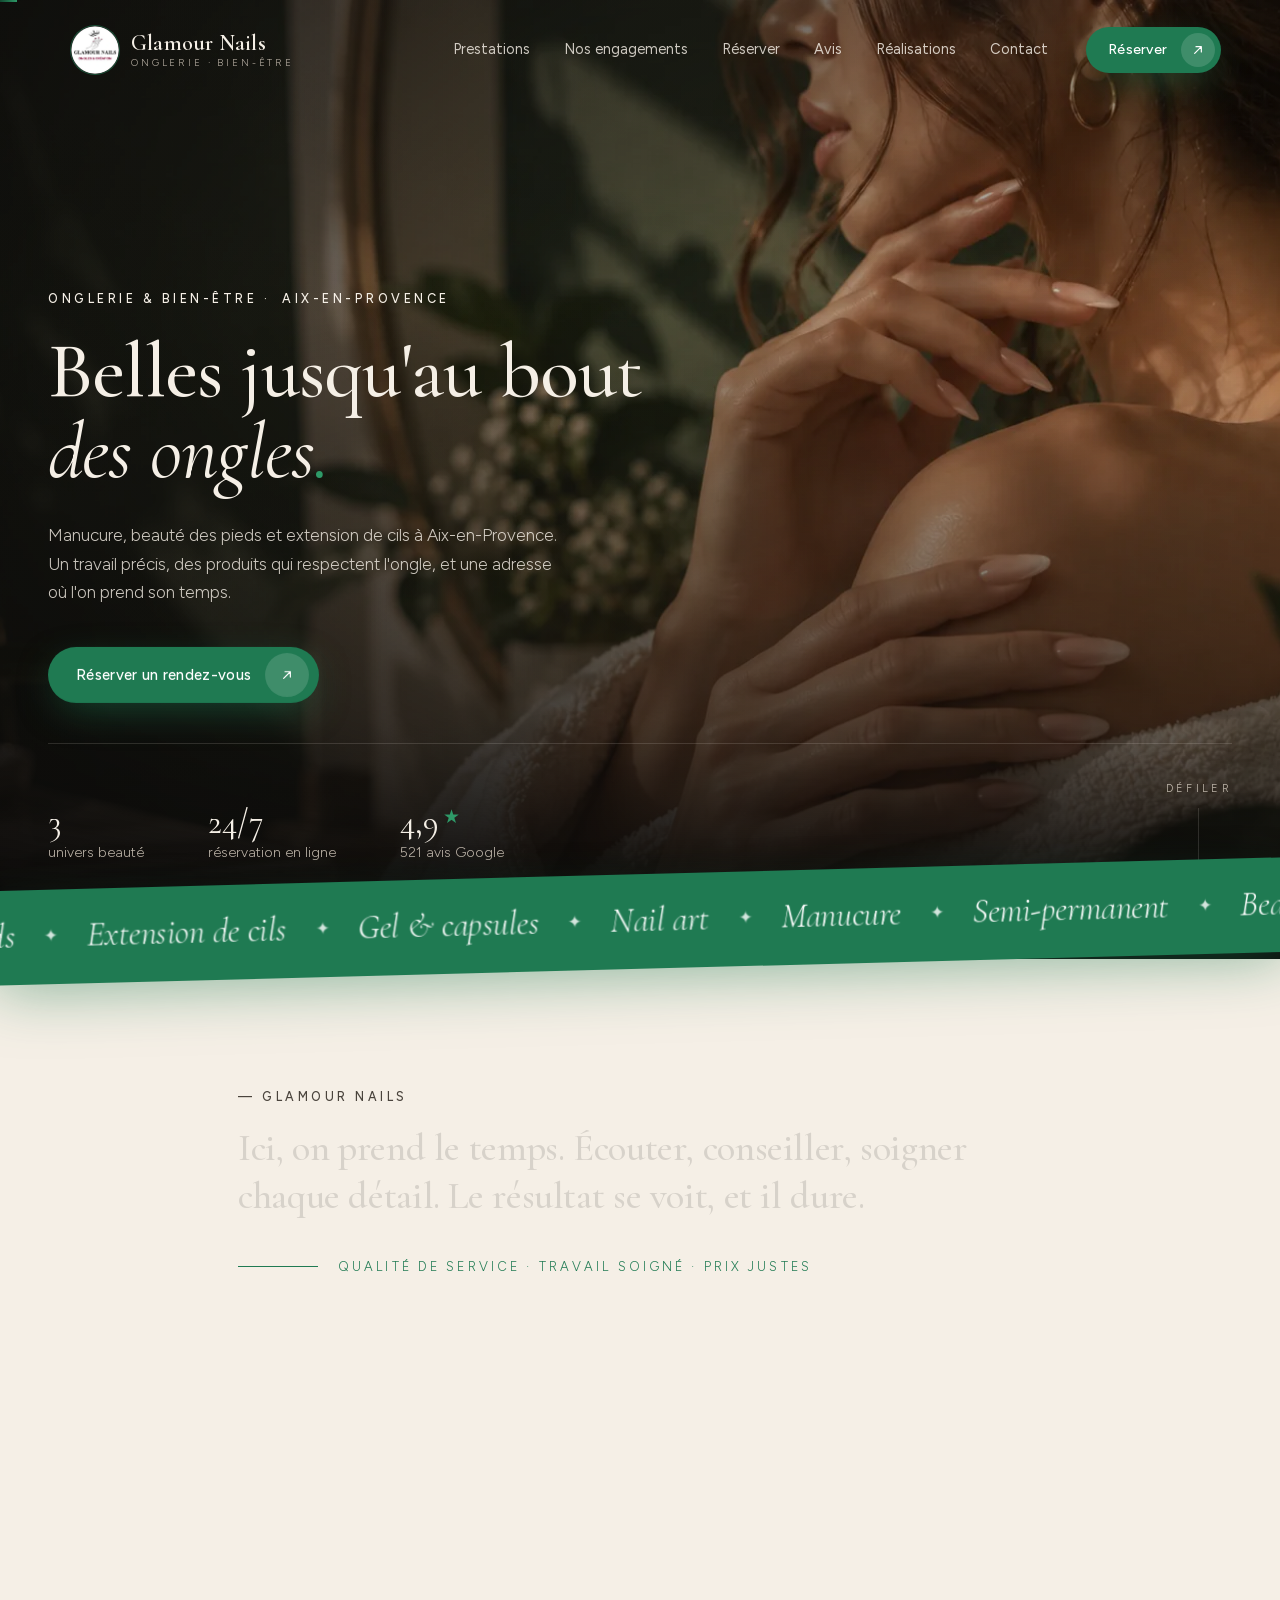
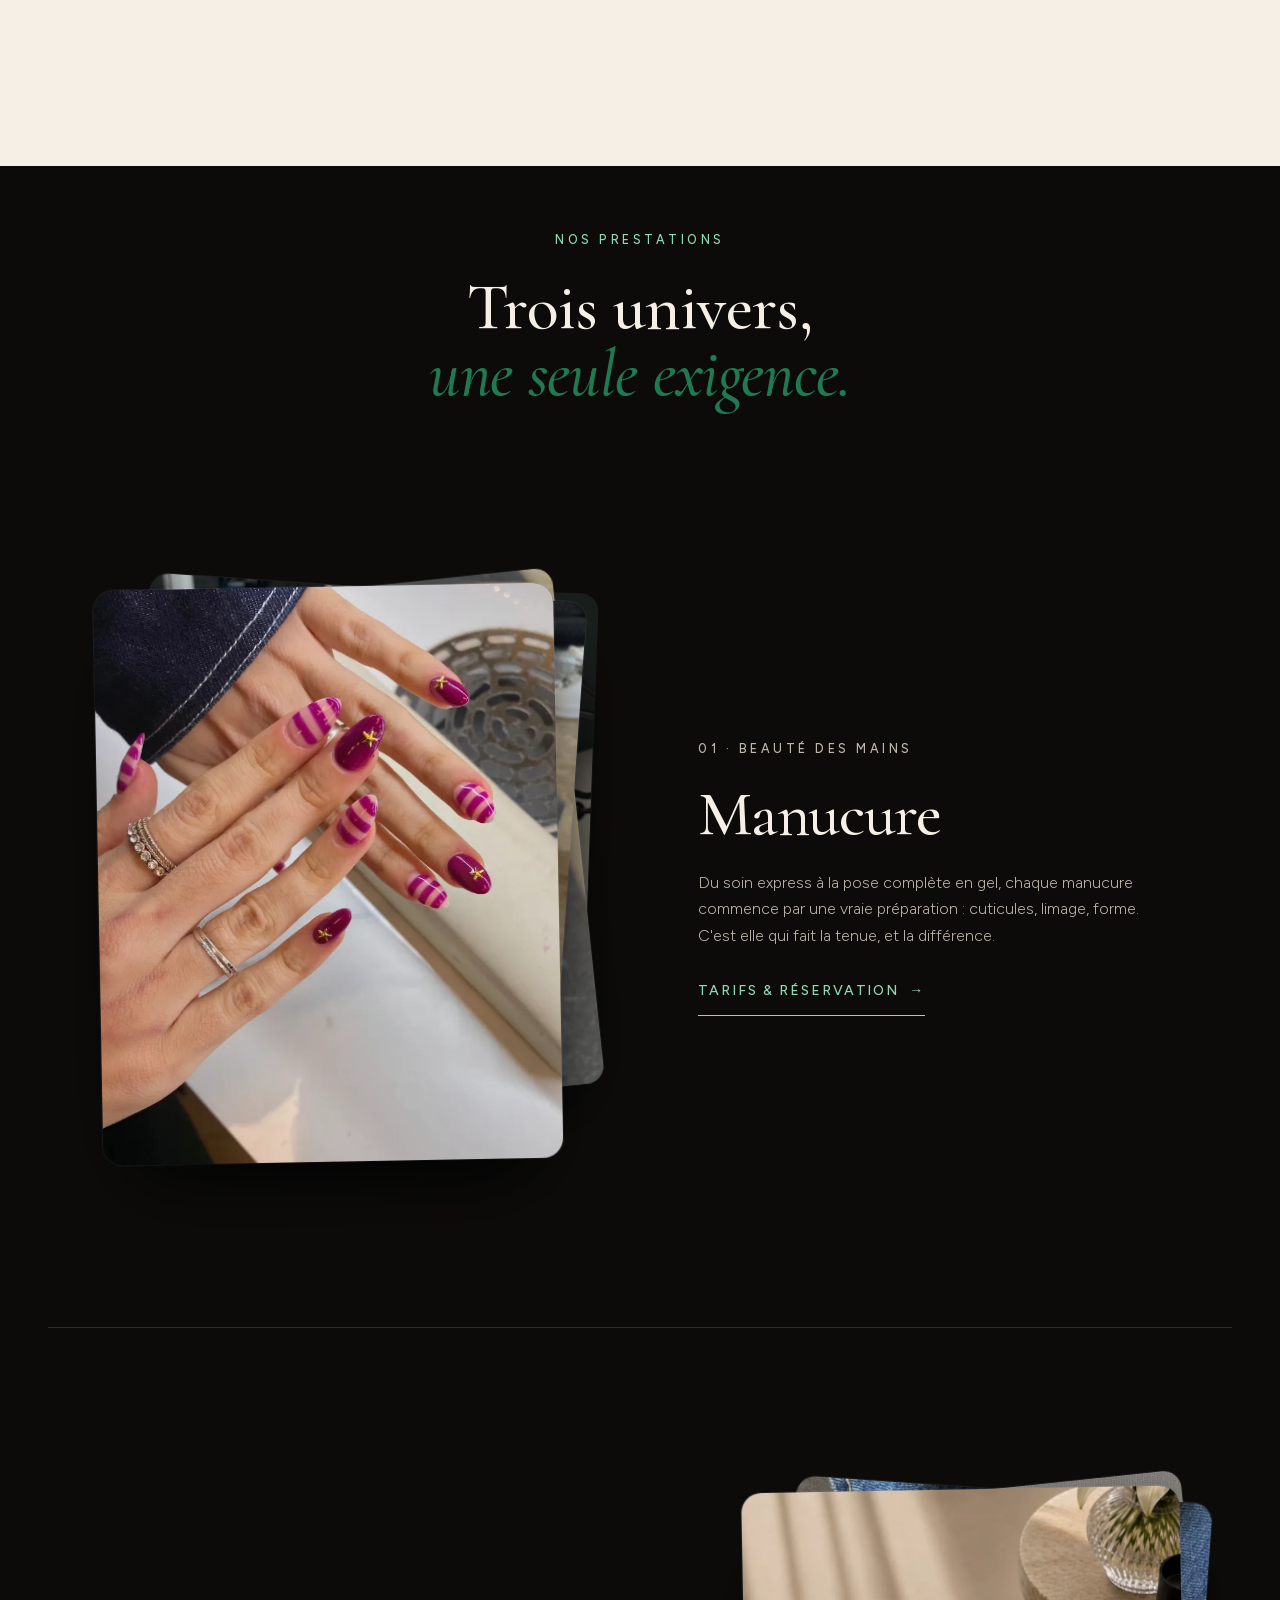
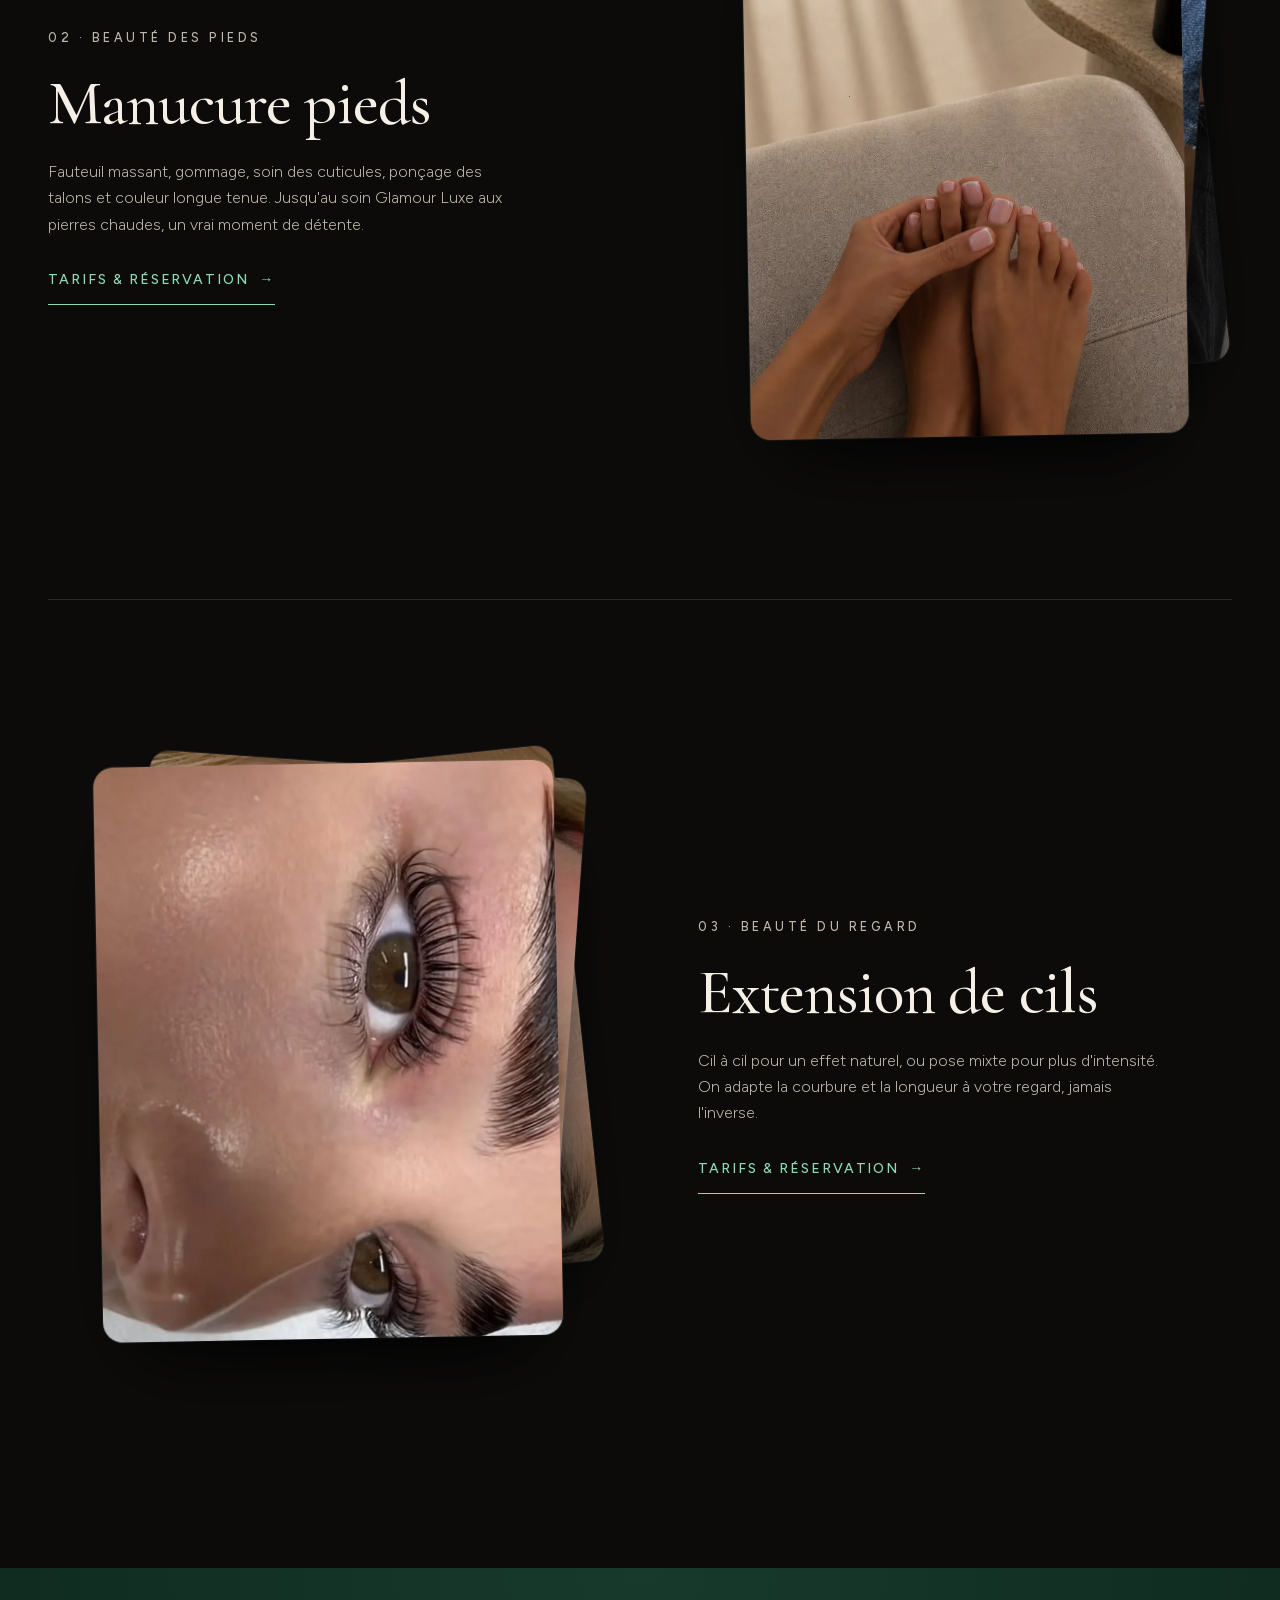
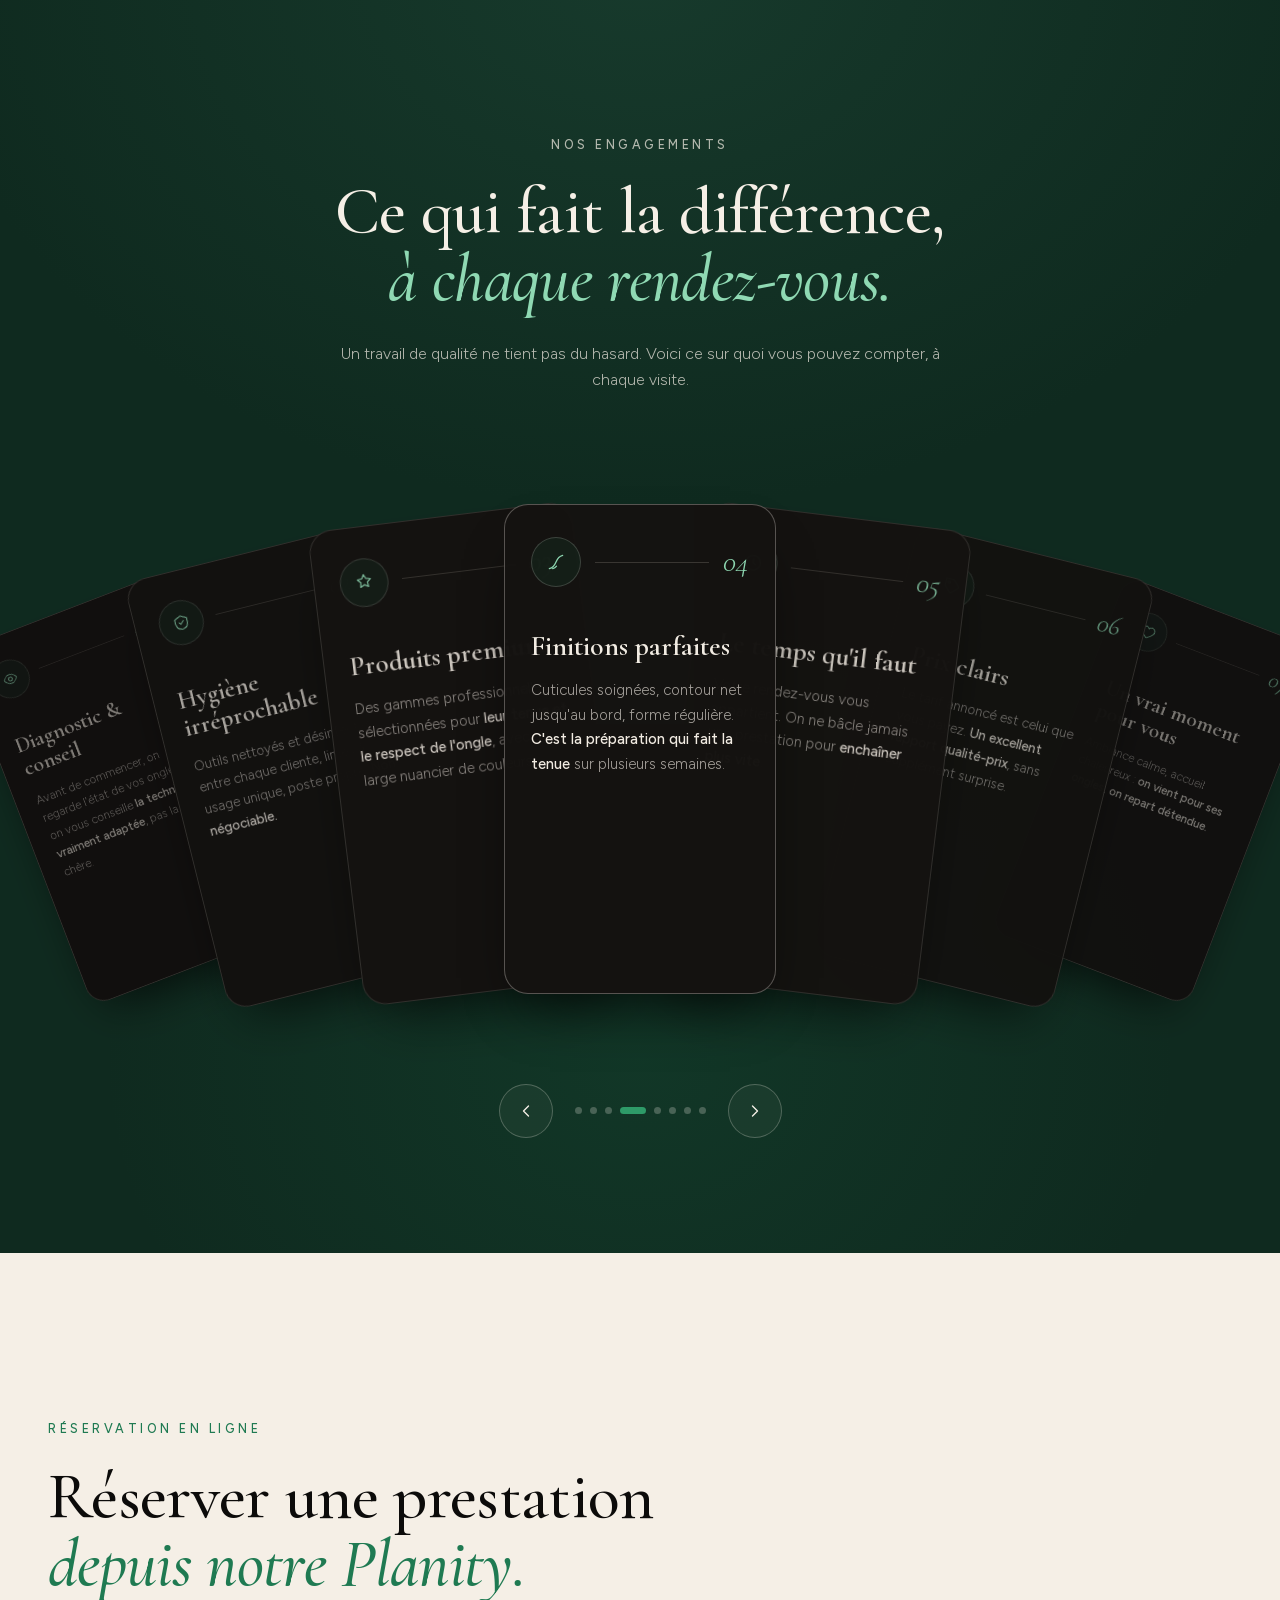
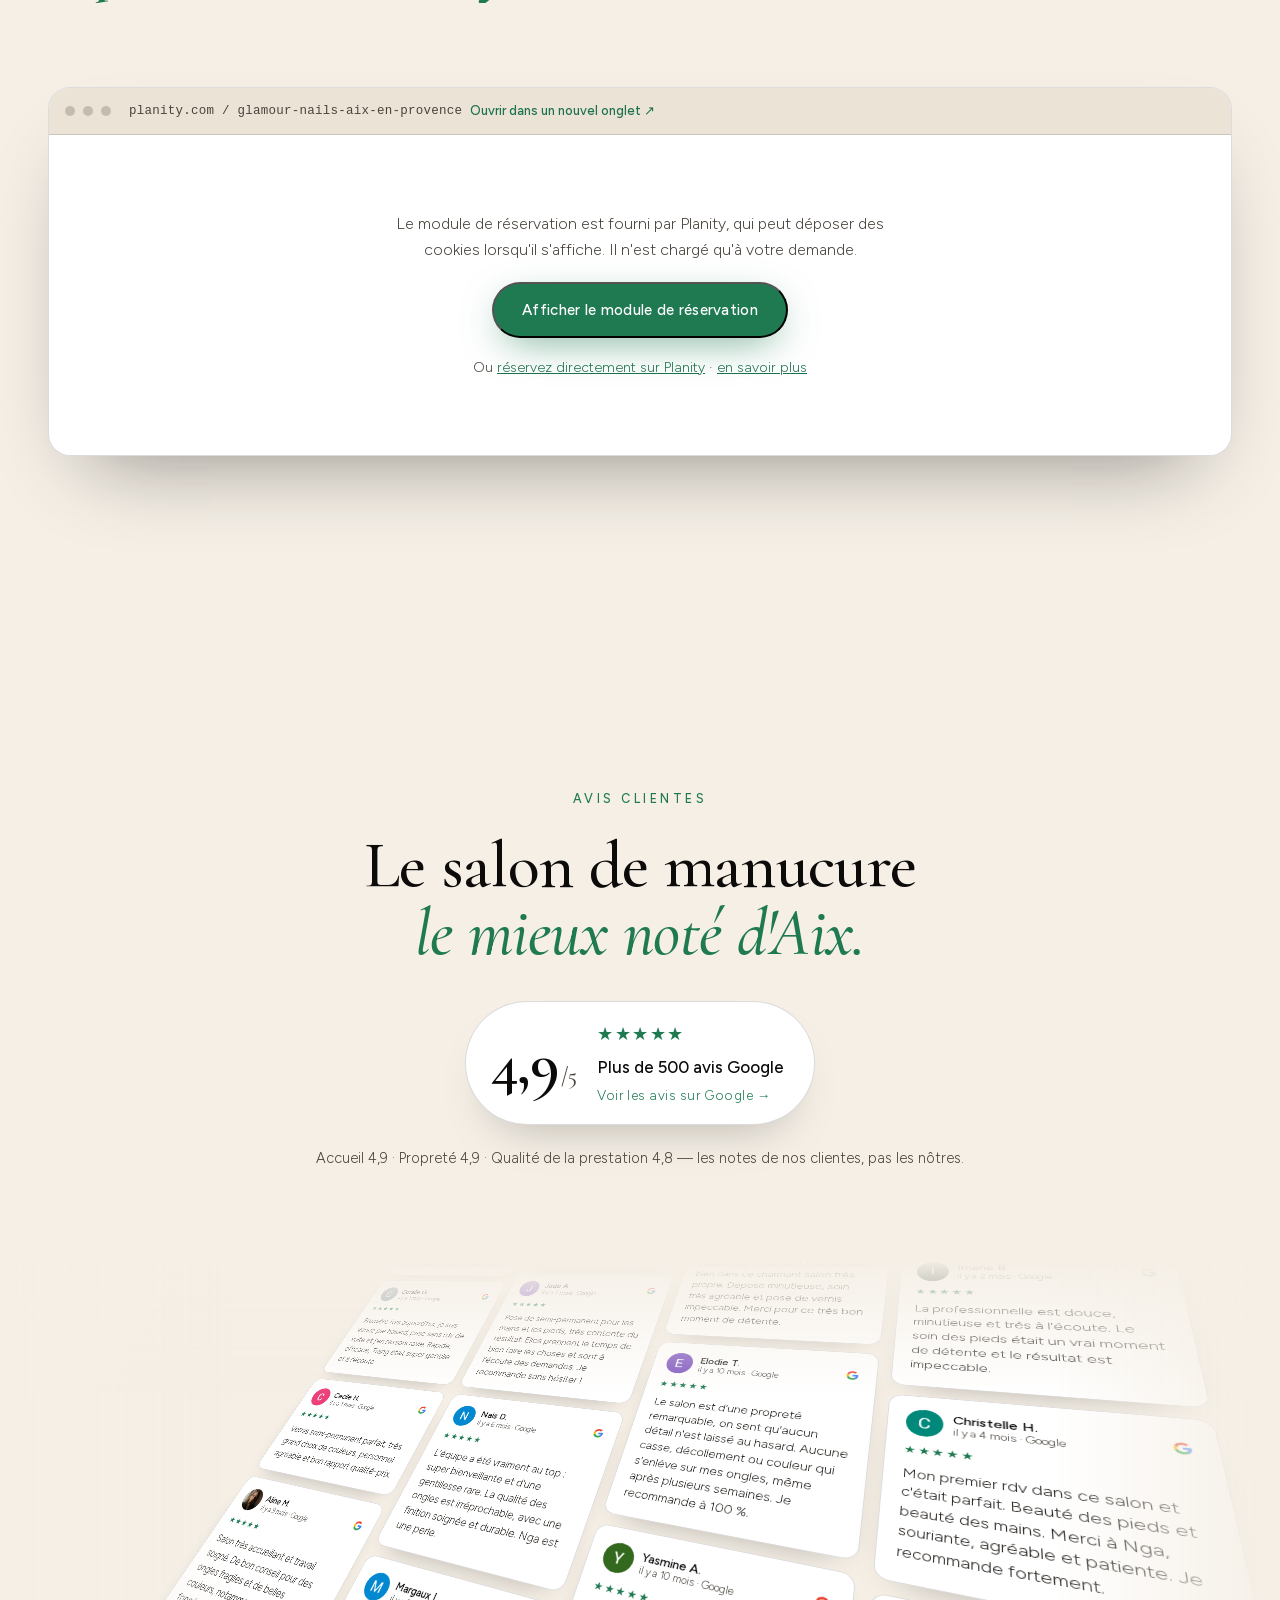
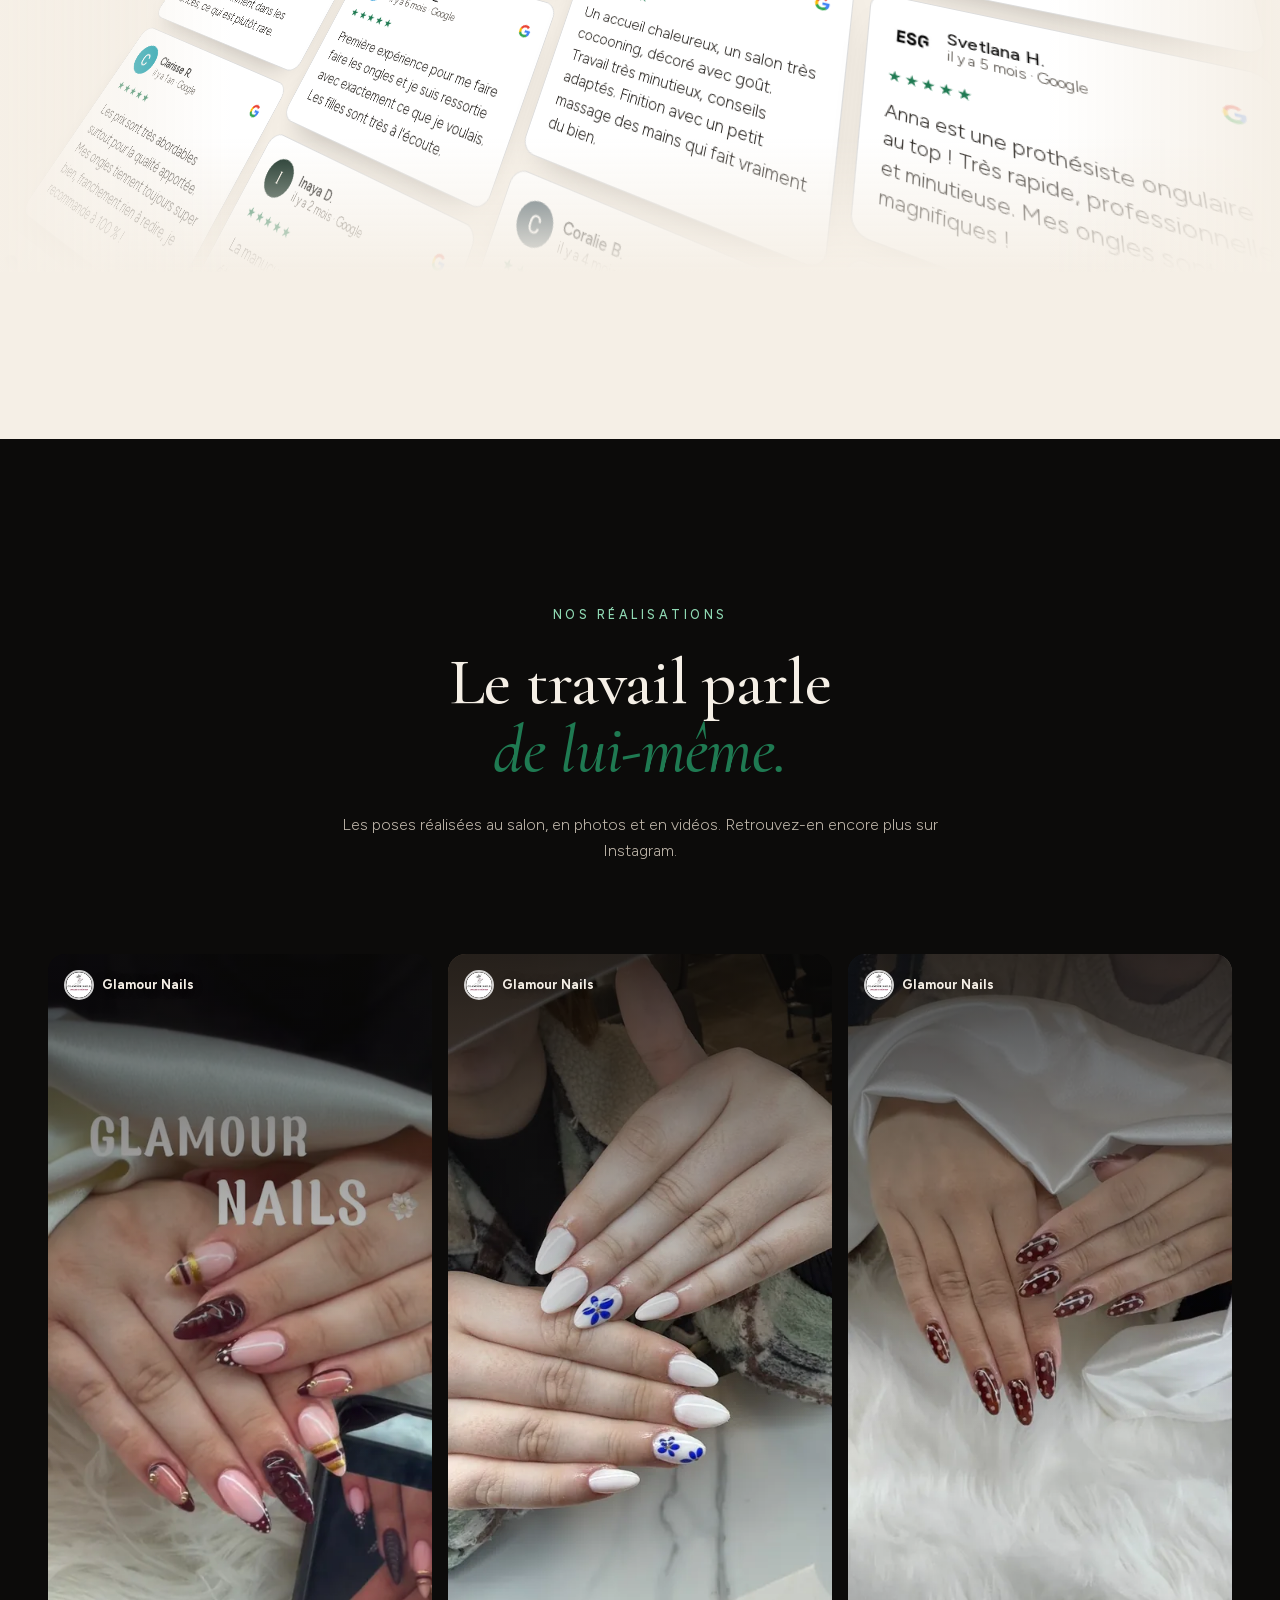
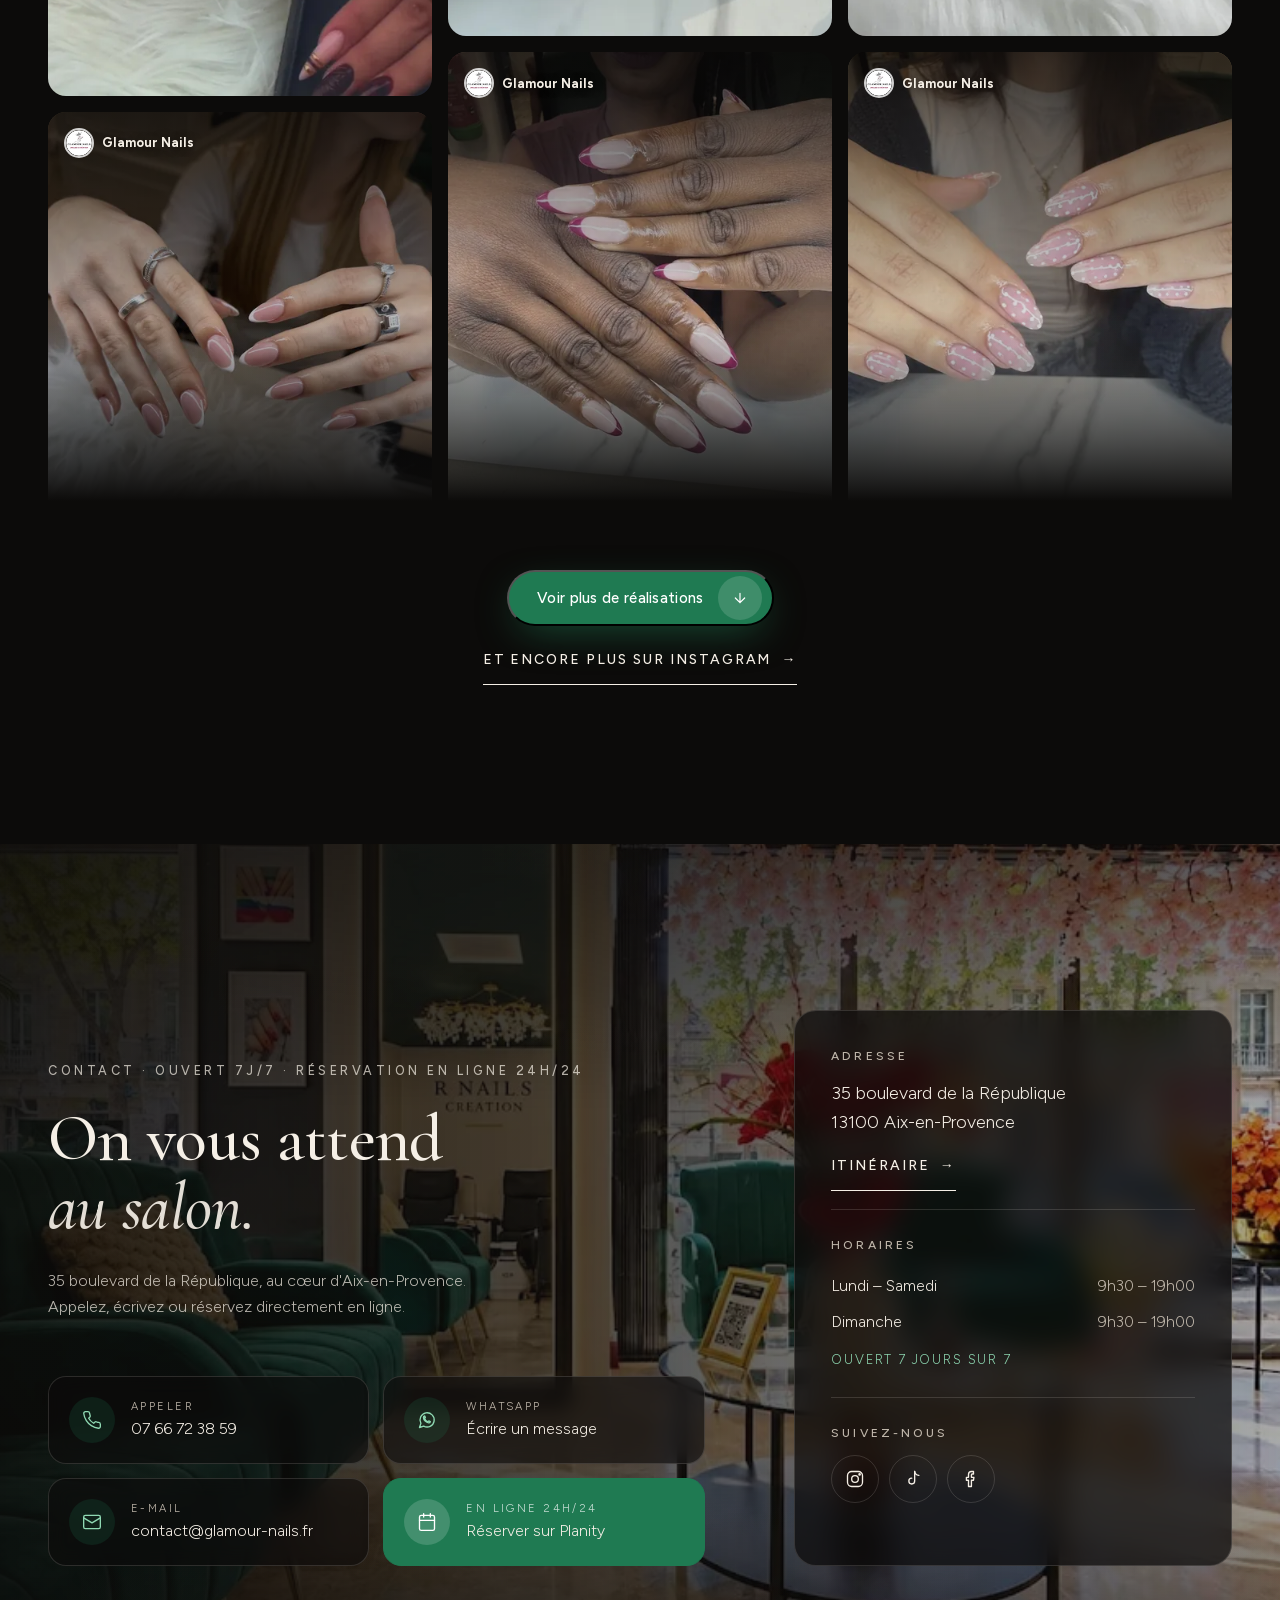
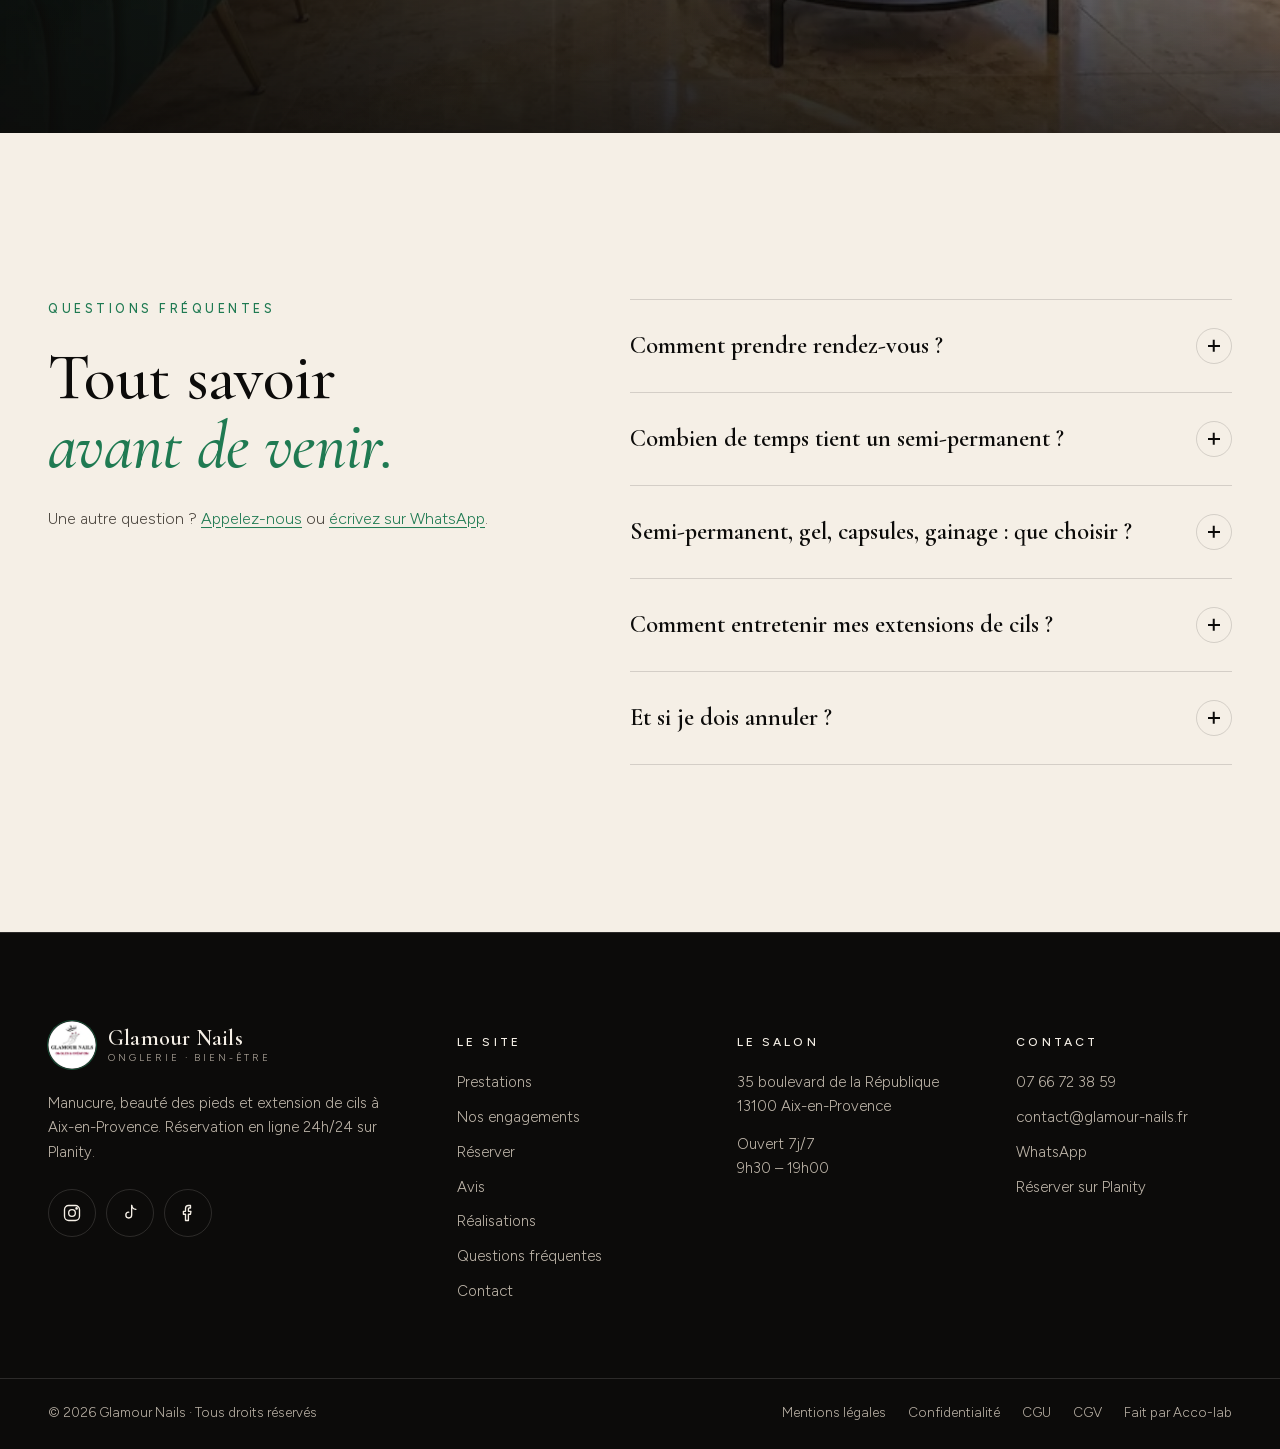
<file: index.html>
<!doctype html>
<html lang="fr">
<head>
  <meta charset="utf-8">
  <meta name="viewport" content="width=device-width, initial-scale=1">
  <title>Glamour Nails · Onglerie à Aix-en-Provence | Manucure, cils</title>
  <meta name="description" content="Onglerie et bien-être à Aix-en-Provence : manucure, semi-permanent, gel, beauté des pieds et extension de cils. Réservation en ligne 24h/24 sur Planity.">
  <meta name="theme-color" content="#0f2a1f">
  <meta name="robots" content="index, follow, max-image-preview:large">
  <link rel="canonical" href="https://glamour-nails.fr/">

  <!-- Partage réseaux sociaux -->
  <meta property="og:type" content="website">
  <meta property="og:title" content="Glamour Nails · Onglerie à Aix-en-Provence">
  <meta property="og:description" content="Manucure, beauté des pieds et extension de cils. Un travail soigné, un vrai moment pour vous. Réservez en ligne.">
  <meta property="og:url" content="https://glamour-nails.fr/">
  <meta property="og:image" content="https://glamour-nails.fr/image/partage-glamour-nails.jpg">
  <meta property="og:image:width" content="1200">
  <meta property="og:image:height" content="630">
  <meta property="og:image:alt" content="Le salon Glamour Nails à Aix-en-Provence">
  <meta property="og:site_name" content="Glamour Nails">
  <meta name="twitter:card" content="summary_large_image">
  <meta name="twitter:title" content="Glamour Nails · Onglerie à Aix-en-Provence">
  <meta name="twitter:description" content="Manucure, beauté des pieds et extension de cils. Un travail soigné, un vrai moment pour vous. Réservez en ligne.">
  <meta name="twitter:image" content="https://glamour-nails.fr/image/partage-glamour-nails.jpg">
  <meta property="og:locale" content="fr_FR">

  <link rel="icon" href="favicon.ico" sizes="32x32">
  <link rel="icon" href="icon-192.png" type="image/png" sizes="192x192">
  <link rel="apple-touch-icon" href="apple-touch-icon.png">
  <link rel="manifest" href="site.webmanifest">
  <link rel="preload" as="script" href="js/vendor/gsap.min.js">
  <link rel="preload" as="script" href="js/vendor/ScrollTrigger.min.js">
  <link rel="preload" as="font" type="font/woff2" href="fonts/cormorant-garamond.woff2" crossorigin>
  <link rel="preload" as="font" type="font/woff2" href="fonts/figtree.woff2" crossorigin>
  <link rel="preload" as="image" href="image/salon-glamour-nails-accueil-1200.webp" imagesrcset="image/salon-glamour-nails-accueil-800.webp 800w, image/salon-glamour-nails-accueil-1200.webp 1200w, image/salon-glamour-nails-accueil-1624.webp 1624w" imagesizes="100vw" fetchpriority="high">
  <link rel="stylesheet" href="css/style.min.css?v=202610141200">

  <!-- Données structurées : à compléter avec l'adresse et les horaires réels -->
  <script type="application/ld+json">
  {
    "@context": "https://schema.org",
    "@type": "NailSalon",
    "name": "Glamour Nails",
    "url": "https://glamour-nails.fr/",
    "image": "https://glamour-nails.fr/image/partage-glamour-nails.jpg",
    "logo": "https://glamour-nails.fr/image/logo-rond.png",
    "telephone": "+33766723859",
    "email": "contact@glamour-nails.fr",
    "address": {
      "@type": "PostalAddress",
      "streetAddress": "35 boulevard de la République",
      "postalCode": "13100",
      "addressLocality": "Aix-en-Provence",
      "addressCountry": "FR"
    },
    "openingHoursSpecification": [{
      "@type": "OpeningHoursSpecification",
      "dayOfWeek": ["Monday","Tuesday","Wednesday","Thursday","Friday","Saturday","Sunday"],
      "opens": "09:30",
      "closes": "19:00"
    }],
    "aggregateRating": { "@type": "AggregateRating", "ratingValue": "4.9", "reviewCount": "521" },
    "priceRange": "€€",
    "potentialAction": { "@type": "ReserveAction", "target": "https://www.planity.com/glamour-nails-13100-aix-en-provence" },
    "sameAs": [
      "https://www.google.com/maps?cid=8656315527836991968",
      "https://www.planity.com/glamour-nails-13100-aix-en-provence",
      "https://www.instagram.com/",
      "https://www.tiktok.com/",
      "https://www.facebook.com/"
    ]
  }
  </script>
  <script type="application/ld+json">
  {
    "@context": "https://schema.org",
    "@type": "FAQPage",
    "mainEntity": [
      {
        "@type": "Question",
        "name": "Comment prendre rendez-vous ?",
        "acceptedAnswer": {
          "@type": "Answer",
          "text": "Le plus simple : la réservation en ligne sur Planity, disponible 24h/24. Vous pouvez aussi nous appeler ou nous écrire sur WhatsApp."
        }
      },
      {
        "@type": "Question",
        "name": "Combien de temps tient un semi-permanent ?",
        "acceptedAnswer": {
          "@type": "Answer",
          "text": "En moyenne 2 à 3 semaines sur les mains, et jusqu'à 4 à 5 semaines sur les pieds. La tenue dépend surtout de la préparation de l'ongle — c'est pour ça qu'on y passe du temps."
        }
      },
      {
        "@type": "Question",
        "name": "Semi-permanent, gel, capsules, gainage : que choisir ?",
        "acceptedAnswer": {
          "@type": "Answer",
          "text": "Semi-permanent pour de la couleur sur ongles naturels, gainage pour les renforcer, gel ou capsules pour gagner en longueur. On vous conseille lors du diagnostic, selon vos ongles et votre quotidien."
        }
      },
      {
        "@type": "Question",
        "name": "Comment entretenir mes extensions de cils ?",
        "acceptedAnswer": {
          "@type": "Answer",
          "text": "Évitez l'eau et la vapeur pendant 24 h, pas de démaquillant huileux, et brossez-les chaque jour. Un remplissage toutes les 2 à 3 semaines garde un regard parfait."
        }
      },
      {
        "@type": "Question",
        "name": "Et si je dois annuler ?",
        "acceptedAnswer": {
          "@type": "Answer",
          "text": "Pas de souci : annulez ou déplacez votre rendez-vous directement depuis Planity, idéalement 24 h à l'avance, pour libérer le créneau à une autre cliente."
        }
      }
    ]
  }
  </script>
</head>
<body class="is-loading">

  <!-- ============ LOADER ============ -->
  <div class="loader" aria-hidden="true">
    <div class="loader__inner">
      <div class="loader__logo">
        <svg class="loader__mono" viewBox="0 0 120 120"><circle class="loader__ring" cx="60" cy="60" r="58"/></svg>
        <img src="image/logo-rond.webp" alt="" width="150" height="150">
      </div>
      <p class="loader__name">Glamour Nails</p>
      <p class="loader__count"><span data-loader-count>0</span>%</p>
    </div>
  </div>

  <!-- Barre de progression du scroll -->
  <div class="progress" aria-hidden="true"><span class="progress__bar"></span></div>

  <!-- Curseur (desktop uniquement) -->
  <div class="cursor" aria-hidden="true"><span class="cursor__dot"></span><span class="cursor__ring"><em class="cursor__label"></em></span></div>

  <a class="skip" href="#contenu">Aller au contenu</a>

  <!-- ============ HEADER ============ -->
  <header class="header" data-header>
    <div class="header__pill">
      <a href="#accueil" class="brand">
        <img class="brand__logo" src="image/logo-rond.webp" alt="" width="48" height="48">
        <span class="brand__text">
          <span class="brand__name">Glamour Nails</span>
          <span class="brand__tag">Onglerie · Bien-être</span>
        </span>
      </a>
      <nav class="nav" aria-label="Navigation principale">
        <a href="#univers">Prestations</a>
        <a href="#engagements">Nos engagements</a>
        <a href="#tarifs">Réserver</a>
        <a href="#avis">Avis</a>
        <a href="#realisations">Réalisations</a>
        <a href="#contact">Contact</a>
      </nav>
      <a class="btn btn--red btn--sm header__cta" href="https://www.planity.com/glamour-nails-13100-aix-en-provence" target="_blank" rel="noopener" data-magnetic>
        <span class="btn__text" data-roll>Réserver</span>
        <span class="btn__icon" aria-hidden="true"><svg viewBox="0 0 24 24"><path d="M7 17 17 7M9 7h8v8"/></svg></span>
      </a>
      <button class="burger" type="button" aria-label="Ouvrir le menu" aria-expanded="false" aria-controls="menu-mobile" data-burger>
        <span></span><span></span>
      </button>
    </div>
  </header>

  <!-- Menu mobile -->
  <div class="mmenu" id="menu-mobile" hidden data-mmenu>
    <nav aria-label="Navigation mobile">
      <a href="#univers"><small>01</small>Prestations</a>
      <a href="#engagements"><small>02</small>Nos engagements</a>
      <a href="#tarifs"><small>03</small>Réserver</a>
      <a href="#avis"><small>04</small>Avis</a>
      <a href="#realisations"><small>05</small>Réalisations</a>
      <a href="#contact"><small>06</small>Contact</a>
    </nav>
    <div class="mmenu__foot">
      <a class="btn btn--red" href="https://www.planity.com/glamour-nails-13100-aix-en-provence" target="_blank" rel="noopener"><span class="btn__text">Réserver sur Planity</span></a>
      <a class="mmenu__tel" href="tel:+33766723859">07 66 72 38 59</a>
    </div>
  </div>

  <main id="contenu">

    <!-- ============ HERO ============ -->
    <section class="hero" id="accueil">
      <div class="hero__bg" aria-hidden="true">
        <img class="hero__img" src="image/salon-glamour-nails-accueil-1200.webp" srcset="image/salon-glamour-nails-accueil-800.webp 800w, image/salon-glamour-nails-accueil-1200.webp 1200w, image/salon-glamour-nails-accueil-1624.webp 1624w" sizes="100vw" width="1624" height="969" alt="" fetchpriority="high" decoding="async">
      </div>
      <div class="hero__veil" aria-hidden="true"></div>

      <div class="hero__content wrap">
        <p class="eyebrow" data-hero-fade>Onglerie &amp; bien-être · <span class="nowrap">Aix-en-Provence</span></p>
        <h1 class="hero__title" data-hero-lines>
          Belles jusqu'au bout<br>
          <em>des ongles<span class="accent">.</span></em>
        </h1>
        <p class="hero__lead" data-hero-fade>
          Manucure, beauté des pieds et extension de cils à Aix-en-Provence.
          Un travail précis, des produits qui respectent l'ongle, et une adresse où l'on prend son temps.
        </p>
        <div class="hero__actions" data-hero-fade>
          <a class="btn btn--red" href="https://www.planity.com/glamour-nails-13100-aix-en-provence" target="_blank" rel="noopener" data-magnetic>
            <span class="btn__text" data-roll>Réserver un rendez-vous</span>
            <span class="btn__icon" aria-hidden="true"><svg viewBox="0 0 24 24"><path d="M7 17 17 7M9 7h8v8"/></svg></span>
          </a>
        </div>
      </div>

      <div class="hero__foot wrap" data-hero-fade>
        <ul class="hero__facts">
          <li><strong>3</strong> univers beauté</li>
          <li><strong>24/7</strong> réservation en ligne</li>
          <li><strong>4,9<span class="star">★</span></strong> 521 avis Google</li>
        </ul>
        <a href="#manifeste" class="scroll-hint" aria-label="Défiler vers la suite">
          <span>Défiler</span><i></i>
        </a>
      </div>
    </section>

    <!-- Ruban défilant -->
    <div class="ribbon" aria-hidden="true">
      <div class="ribbon__track" data-marquee>
        <div class="ribbon__row">
          <span>Manucure</span><b>✦</b><span>Semi-permanent</span><b>✦</b><span>Beauté des pieds</span><b>✦</b><span>Extension de cils</span><b>✦</b><span>Gel &amp; capsules</span><b>✦</b><span>Nail art</span><b>✦</b>
        </div>
        <div class="ribbon__row">
          <span>Manucure</span><b>✦</b><span>Semi-permanent</span><b>✦</b><span>Beauté des pieds</span><b>✦</b><span>Extension de cils</span><b>✦</b><span>Gel &amp; capsules</span><b>✦</b><span>Nail art</span><b>✦</b>
        </div>
      </div>
    </div>

    <!-- ============ MANIFESTE ============ -->
    <section class="manifeste section section--light" id="manifeste">
      <div class="wrap manifeste__grid">
        <p class="kicker">— Glamour Nails</p>
        <p class="manifeste__text" data-highlight>
          Ici, on prend le temps. Écouter, conseiller, soigner chaque détail.
          Le résultat se voit, et il dure.
        </p>
        <div class="manifeste__sign">
          <span class="manifeste__line"></span>
          <p><span class="only-desktop"><span class="nowrap">Qualité de service</span> · <span class="nowrap">Travail soigné</span> · <span class="nowrap">Prix justes</span></span><span class="only-mobile">Qualité · Soin · Prix justes</span></p>
        </div>
      </div>
    </section>

    <!-- Image qui s'ouvre au scroll -->
    <section class="reveal-frame" aria-label="Le salon Glamour Nails">
      <div class="reveal-frame__pin">
        <div class="reveal-frame__media" data-frame>
          <div class="reveal-frame__img" role="img" aria-label="L'espace beauté des pieds du salon Glamour Nails" data-bg="image/espace-beaute-des-pieds-glamour-nails.webp"></div>
          <div class="reveal-frame__veil"></div>
          <blockquote class="reveal-frame__quote" data-frame-quote>
            <p>Prenez place,<br>on s'occupe du reste.</p>
          </blockquote>
        </div>
      </div>
    </section>

    <!-- ============ UNIVERS / PRESTATIONS ============ -->
    <section class="univers section" id="univers">
      <div class="wrap">
        <header class="sec-head sec-head--center">
          <p class="kicker kicker--red">Nos prestations</p>
          <h2 class="sec-title" data-lines>Trois univers,<br><em>une seule exigence.</em></h2>
        </header>

        <article class="domaine">
          <header class="domaine__head">
            <p class="kicker">01 · Beauté des mains</p>
            <h3 class="domaine__title">Manucure</h3>
          </header>
          <div class="domaine__media">
            <div class="stack" data-stack role="group" aria-label="Photos de manucures — faites glisser pour changer de photo">
              <figure class="stack__card" data-caption=""><img src="image/manucure-ongles-glamour-nails-1.webp" width="765" height="1020" alt="Manucure réalisée au salon" loading="lazy" decoding="async" draggable="false"></figure>
              <figure class="stack__card" data-caption=""><img src="image/manucure-ongles-glamour-nails-2.webp" width="765" height="1020" alt="Manucure réalisée au salon" loading="lazy" decoding="async" draggable="false"></figure>
              <figure class="stack__card" data-caption=""><img src="image/manucure-ongles-glamour-nails-3.webp" width="765" height="1020" alt="Manucure réalisée au salon" loading="lazy" decoding="async" draggable="false"></figure>
              <figure class="stack__card" data-caption=""><img src="image/manucure-ongles-glamour-nails-4.webp" width="765" height="1020" alt="Manucure réalisée au salon" loading="lazy" decoding="async" draggable="false"></figure>
            </div>
          </div>
          <div class="domaine__body" data-clip>
            <p>Du soin express à la pose complète en gel, chaque manucure commence par une vraie préparation&nbsp;: cuticules, limage, forme. C'est elle qui fait la tenue, et la différence.</p>
            <a class="link-arrow" href="#tarifs">Tarifs &amp; réservation <span aria-hidden="true">→</span></a>
          </div>
        </article>

        <article class="domaine domaine--rev">
          <header class="domaine__head">
            <p class="kicker">02 · Beauté des pieds</p>
            <h3 class="domaine__title">Manucure pieds</h3>
          </header>
          <div class="domaine__media">
            <div class="stack" data-stack role="group" aria-label="Photos de beauté des pieds — faites glisser pour changer de photo">
              <figure class="stack__card" data-caption=""><img src="image/beaute-des-pieds-glamour-nails-1.webp" width="840" height="1120" alt="Beauté des pieds réalisée au salon" loading="lazy" decoding="async" draggable="false"></figure>
              <figure class="stack__card" data-caption=""><img src="image/beaute-des-pieds-glamour-nails-2.webp" width="840" height="993" alt="Beauté des pieds réalisée au salon" loading="lazy" decoding="async" draggable="false"></figure>
              <figure class="stack__card" data-caption=""><img src="image/beaute-des-pieds-glamour-nails-3.webp" width="736" height="1101" alt="Beauté des pieds réalisée au salon" loading="lazy" decoding="async" draggable="false"></figure>
            </div>
          </div>
          <div class="domaine__body" data-clip>
            <p>Fauteuil massant, gommage, soin des cuticules, ponçage des talons et couleur longue tenue. Jusqu'au soin Glamour Luxe aux pierres chaudes, un vrai moment de détente.</p>
            <a class="link-arrow" href="#tarifs">Tarifs &amp; réservation <span aria-hidden="true">→</span></a>
          </div>
        </article>

        <article class="domaine">
          <header class="domaine__head">
            <p class="kicker">03 · Beauté du regard</p>
            <h3 class="domaine__title">Extension de cils</h3>
          </header>
          <div class="domaine__media">
            <div class="stack" data-stack role="group" aria-label="Photos d'extensions de cils — faites glisser pour changer de photo">
              <figure class="stack__card" data-caption=""><img src="image/extension-de-cils-glamour-nails-1.webp" width="736" height="1206" alt="Extension de cils réalisée au salon" loading="lazy" decoding="async" draggable="false"></figure>
              <figure class="stack__card" data-caption=""><img src="image/extension-de-cils-glamour-nails-2.webp" width="474" height="570" alt="Extension de cils réalisée au salon" loading="lazy" decoding="async" draggable="false"></figure>
              <figure class="stack__card" data-caption=""><img src="image/extension-de-cils-glamour-nails-3.webp" width="736" height="1027" alt="Extension de cils réalisée au salon" loading="lazy" decoding="async" draggable="false"></figure>
            </div>
          </div>
          <div class="domaine__body" data-clip>
            <p>Cil à cil pour un effet naturel, ou pose mixte pour plus d'intensité. On adapte la courbure et la longueur à votre regard, jamais l'inverse.</p>
            <a class="link-arrow" href="#tarifs">Tarifs &amp; réservation <span aria-hidden="true">→</span></a>
          </div>
        </article>
      </div>
    </section>

    <!-- ============ ENGAGEMENTS : ÉVENTAIL ============ -->
    <section class="engagements section section--green" id="engagements">
      <div class="wrap">
        <header class="sec-head sec-head--center">
          <p class="kicker kicker--light">Nos engagements</p>
          <h2 class="sec-title" data-lines>Ce qui fait la différence,<br><em>à chaque rendez-vous.</em></h2>
          <p class="sec-lead">Un travail de qualité ne tient pas du hasard. Voici ce sur quoi vous pouvez compter, à chaque visite.</p>
        </header>
      </div>

      <div class="fan" data-fan tabindex="0" aria-roledescription="carrousel" aria-label="Nos engagements">
        <div class="fan__stage">
          <article class="fan__card"><div class="fan__inner">
            <div class="fan__top"><span class="fan__icon"><svg viewBox="0 0 24 24"><path d="M2 12s3.6-7 10-7 10 7 10 7-3.6 7-10 7S2 12 2 12Z"/><circle cx="12" cy="12" r="3"/></svg></span><span class="fan__rule"></span><span class="fan__num">01</span></div>
            <h3>Diagnostic &amp; conseil</h3>
            <p>Avant de commencer, on regarde l'état de vos ongles et on vous conseille <strong>la technique vraiment adaptée</strong>, pas la plus chère.</p>
          </div></article>
          <article class="fan__card"><div class="fan__inner">
            <div class="fan__top"><span class="fan__icon"><svg viewBox="0 0 24 24"><path d="M12 3 4 7v5c0 5 3.4 8.3 8 9 4.6-.7 8-4 8-9V7l-8-4Z"/><path d="m9 12 2 2 4-4"/></svg></span><span class="fan__rule"></span><span class="fan__num">02</span></div>
            <h3>Hygiène irréprochable</h3>
            <p>Outils nettoyés et désinfectés entre chaque cliente, limes à usage unique, poste propre. <strong>Non négociable.</strong></p>
          </div></article>
          <article class="fan__card"><div class="fan__inner">
            <div class="fan__top"><span class="fan__icon"><svg viewBox="0 0 24 24"><path d="M12 2l2.4 5 5.6.8-4 3.9.9 5.5-4.9-2.6-4.9 2.6.9-5.5-4-3.9 5.6-.8L12 2Z"/></svg></span><span class="fan__rule"></span><span class="fan__num">03</span></div>
            <h3>Produits premium</h3>
            <p>Des gammes professionnelles sélectionnées pour <strong>leur tenue et le respect de l'ongle</strong>, avec un large nuancier de couleurs.</p>
          </div></article>
          <article class="fan__card"><div class="fan__inner">
            <div class="fan__top"><span class="fan__icon"><svg viewBox="0 0 24 24"><path d="M4 20c4-1 6-3 8-8s4-7 8-8"/><path d="M8 20c2-.5 3.5-1.5 4.6-3"/></svg></span><span class="fan__rule"></span><span class="fan__num">04</span></div>
            <h3>Finitions parfaites</h3>
            <p>Cuticules soignées, contour net jusqu'au bord, forme régulière. <strong>C'est la préparation qui fait la tenue</strong> sur plusieurs semaines.</p>
          </div></article>
          <article class="fan__card"><div class="fan__inner">
            <div class="fan__top"><span class="fan__icon"><svg viewBox="0 0 24 24"><circle cx="12" cy="12" r="9"/><path d="M12 7v5l3 2"/></svg></span><span class="fan__rule"></span><span class="fan__num">05</span></div>
            <h3>Le temps qu'il faut</h3>
            <p>Votre rendez-vous vous appartient. On ne bâcle jamais une prestation pour <strong>enchaîner plus vite</strong>.</p>
          </div></article>
          <article class="fan__card"><div class="fan__inner">
            <div class="fan__top"><span class="fan__icon"><svg viewBox="0 0 24 24"><path d="M20.6 13.4 13.4 20.6a2 2 0 0 1-2.8 0L3 13V3h10l7.6 7.6a2 2 0 0 1 0 2.8Z"/><circle cx="7.5" cy="7.5" r="1.5"/></svg></span><span class="fan__rule"></span><span class="fan__num">06</span></div>
            <h3>Prix clairs</h3>
            <p>Le tarif annoncé est celui que vous payez. <strong>Un excellent rapport qualité-prix</strong>, sans supplément surprise.</p>
          </div></article>
          <article class="fan__card"><div class="fan__inner">
            <div class="fan__top"><span class="fan__icon"><svg viewBox="0 0 24 24"><path d="M12 21s-7-4.4-9.3-9A5.3 5.3 0 0 1 12 6.5 5.3 5.3 0 0 1 21.3 12C19 16.6 12 21 12 21Z"/></svg></span><span class="fan__rule"></span><span class="fan__num">07</span></div>
            <h3>Un vrai moment pour vous</h3>
            <p>Ambiance calme, accueil chaleureux&nbsp;: <strong>on vient pour ses ongles, on repart détendue.</strong></p>
          </div></article>
          <article class="fan__card"><div class="fan__inner">
            <div class="fan__top"><span class="fan__icon"><svg viewBox="0 0 24 24"><path d="M21 12a9 9 0 1 1-3-6.7L21 8"/><path d="M21 3v5h-5"/></svg></span><span class="fan__rule"></span><span class="fan__num">08</span></div>
            <h3>Votre satisfaction d'abord</h3>
            <p>Un souci après votre rendez-vous&nbsp;? Contactez-nous, <strong>on trouve une solution</strong>. Votre confiance compte plus que tout.</p>
          </div></article>
        </div>
        <div class="fan__nav">
          <button class="fan__arrow" type="button" data-fan-prev aria-label="Engagement précédent"><svg viewBox="0 0 24 24"><polyline points="15 18 9 12 15 6"/></svg></button>
          <div class="fan__dots" aria-hidden="true"></div>
          <button class="fan__arrow" type="button" data-fan-next aria-label="Engagement suivant"><svg viewBox="0 0 24 24"><polyline points="9 18 15 12 9 6"/></svg></button>
        </div>
      </div>
    </section>

    <!-- ============ RÉSERVER : PLANITY INTÉGRÉ ============ -->
    <section class="reserver section section--light" id="tarifs">
      <div class="wrap">
        <header class="sec-head sec-head--split">
          <div>
            <p class="kicker kicker--red">Réservation en ligne</p>
            <h2 class="sec-title" data-lines>Réserver une prestation<br><em>depuis notre Planity.</em></h2>
          </div>
        </header>

        <div class="planity">
          <div class="planity__bar">
            <span class="planity__dot" aria-hidden="true"></span>
            <span class="planity__dot" aria-hidden="true"></span>
            <span class="planity__dot" aria-hidden="true"></span>
            <span class="planity__url">planity.com / glamour-nails-aix-en-provence</span>
            <a class="planity__open" href="https://www.planity.com/glamour-nails-13100-aix-en-provence" target="_blank" rel="noopener">Ouvrir dans un nouvel onglet <span aria-hidden="true">↗</span></a>
          </div>
          <div class="planity__consent" data-planity-embed data-src="https://www.planity.com/glamour-nails-13100-aix-en-provence">
            <p>Le module de réservation est fourni par Planity, qui peut déposer des cookies lorsqu'il s'affiche. Il n'est chargé qu'à votre demande.</p>
            <button type="button" class="btn btn--red" data-planity-load><span class="btn__text">Afficher le module de réservation</span></button>
            <p class="planity__alt">Ou <a href="https://www.planity.com/glamour-nails-13100-aix-en-provence" target="_blank" rel="noopener">réservez directement sur Planity</a> · <a href="confidentialite.html">en savoir plus</a></p>
          </div>
        </div>

      </div>
    </section>

    <!-- ============ AVIS GOOGLE ============ -->
    <section class="avis section section--light" id="avis">
      <div class="wrap">
        <header class="sec-head sec-head--center">
          <p class="kicker kicker--red">Avis clientes</p>
          <h2 class="sec-title" data-lines>Le salon de manucure<br><em>le mieux noté d'Aix.</em></h2>
          <div class="score">
            <span class="score__note">4,9<small>/5</small></span>
            <span class="score__detail">
              <span class="stars" aria-hidden="true">★★★★★</span>
              <strong>Plus de 500 avis Google</strong>
              <a href="https://www.google.com/maps?cid=8656315527836991968" target="_blank" rel="noopener">Voir les avis sur Google <span aria-hidden="true">→</span></a>
            </span>
          </div>
          <p class="avis__score">Accueil 4,9 · Propreté 4,9 · Qualité de la prestation 4,8 — les notes de nos clientes, pas les nôtres.</p>
        </header>
      </div>
      <div class="gwall" aria-label="Avis Google de clientes du salon">
        <div class="gwall__scene">
        <div class="gcol">
          <div class="gcol__track">
            <figure class="gcard">
              <div class="gcard__head">
                <span class="gcard__avatar" aria-hidden="true">T</span>
                <figcaption><b>Tatiana P.</b><small>il y a 1 mois · Google</small></figcaption>
                <svg class="gcard__g" viewBox="0 0 24 24" aria-hidden="true"><path fill="#4285F4" d="M21.6 12.2c0-.7-.1-1.4-.2-2H12v3.9h5.4a4.6 4.6 0 0 1-2 3v2.5h3.2c1.9-1.7 3-4.3 3-7.4Z"/><path fill="#34A853" d="M12 22c2.7 0 5-.9 6.6-2.4l-3.2-2.5c-.9.6-2 1-3.4 1-2.6 0-4.8-1.8-5.6-4.1H3.1v2.6A10 10 0 0 0 12 22Z"/><path fill="#FBBC05" d="M6.4 14a6 6 0 0 1 0-3.9V7.5H3.1a10 10 0 0 0 0 9l3.3-2.5Z"/><path fill="#EA4335" d="M12 6c1.5 0 2.8.5 3.8 1.5l2.8-2.8A10 10 0 0 0 3.1 7.5L6.4 10c.8-2.3 3-4 5.6-4Z"/></svg>
              </div>
              <div class="stars" aria-label="5 étoiles sur 5">★★★★★</div>
              <blockquote>Hana a fait un super travail, elle a réalisé exactement la même pose que celle demandée, elle est très efficace et soigneuse. Je recommande totalement et je reviendrai pour ma prochaine pose.</blockquote>
            </figure>
            <figure class="gcard">
              <div class="gcard__head">
                <img class="gcard__avatar" src="assets/avatars/coralie-g.jpg" alt="" width="40" height="40" loading="lazy">
                <figcaption><b>Coralie G.</b><small>il y a 1 mois · Google</small></figcaption>
                <svg class="gcard__g" viewBox="0 0 24 24" aria-hidden="true"><path fill="#4285F4" d="M21.6 12.2c0-.7-.1-1.4-.2-2H12v3.9h5.4a4.6 4.6 0 0 1-2 3v2.5h3.2c1.9-1.7 3-4.3 3-7.4Z"/><path fill="#34A853" d="M12 22c2.7 0 5-.9 6.6-2.4l-3.2-2.5c-.9.6-2 1-3.4 1-2.6 0-4.8-1.8-5.6-4.1H3.1v2.6A10 10 0 0 0 12 22Z"/><path fill="#FBBC05" d="M6.4 14a6 6 0 0 1 0-3.9V7.5H3.1a10 10 0 0 0 0 9l3.3-2.5Z"/><path fill="#EA4335" d="M12 6c1.5 0 2.8.5 3.8 1.5l2.8-2.8A10 10 0 0 0 3.1 7.5L6.4 10c.8-2.3 3-4 5.6-4Z"/></svg>
              </div>
              <div class="stars" aria-label="5 étoiles sur 5">★★★★★</div>
              <blockquote>Première fois aujourd&#x27;hui, je suis venue par hasard, prise sans rdv de suite et j&#x27;en ressors ravie. Rapide, efficace, Trang était super gentille et à l&#x27;écoute.</blockquote>
            </figure>
            <figure class="gcard">
              <div class="gcard__head">
                <img class="gcard__avatar" src="assets/avatars/cecile-h.jpg" alt="" width="40" height="40" loading="lazy">
                <figcaption><b>Cecile H.</b><small>il y a 1 mois · Google</small></figcaption>
                <svg class="gcard__g" viewBox="0 0 24 24" aria-hidden="true"><path fill="#4285F4" d="M21.6 12.2c0-.7-.1-1.4-.2-2H12v3.9h5.4a4.6 4.6 0 0 1-2 3v2.5h3.2c1.9-1.7 3-4.3 3-7.4Z"/><path fill="#34A853" d="M12 22c2.7 0 5-.9 6.6-2.4l-3.2-2.5c-.9.6-2 1-3.4 1-2.6 0-4.8-1.8-5.6-4.1H3.1v2.6A10 10 0 0 0 12 22Z"/><path fill="#FBBC05" d="M6.4 14a6 6 0 0 1 0-3.9V7.5H3.1a10 10 0 0 0 0 9l3.3-2.5Z"/><path fill="#EA4335" d="M12 6c1.5 0 2.8.5 3.8 1.5l2.8-2.8A10 10 0 0 0 3.1 7.5L6.4 10c.8-2.3 3-4 5.6-4Z"/></svg>
              </div>
              <div class="stars" aria-label="5 étoiles sur 5">★★★★★</div>
              <blockquote>Vernis semi-permanent parfait, très grand choix de couleurs, personnel agréable et bon rapport qualité-prix.</blockquote>
            </figure>
            <figure class="gcard">
              <div class="gcard__head">
                <img class="gcard__avatar" src="assets/avatars/aline-m.jpg" alt="" width="40" height="40" loading="lazy">
                <figcaption><b>Aline M.</b><small>il y a 9 mois · Google</small></figcaption>
                <svg class="gcard__g" viewBox="0 0 24 24" aria-hidden="true"><path fill="#4285F4" d="M21.6 12.2c0-.7-.1-1.4-.2-2H12v3.9h5.4a4.6 4.6 0 0 1-2 3v2.5h3.2c1.9-1.7 3-4.3 3-7.4Z"/><path fill="#34A853" d="M12 22c2.7 0 5-.9 6.6-2.4l-3.2-2.5c-.9.6-2 1-3.4 1-2.6 0-4.8-1.8-5.6-4.1H3.1v2.6A10 10 0 0 0 12 22Z"/><path fill="#FBBC05" d="M6.4 14a6 6 0 0 1 0-3.9V7.5H3.1a10 10 0 0 0 0 9l3.3-2.5Z"/><path fill="#EA4335" d="M12 6c1.5 0 2.8.5 3.8 1.5l2.8-2.8A10 10 0 0 0 3.1 7.5L6.4 10c.8-2.3 3-4 5.6-4Z"/></svg>
              </div>
              <div class="stars" aria-label="5 étoiles sur 5">★★★★★</div>
              <blockquote>Salon très accueillant et travail soigné. De bon conseil pour des ongles fragiles et de belles couleurs, notamment dans les foncés, ce qui est plutôt rare.</blockquote>
            </figure>
            <figure class="gcard">
              <div class="gcard__head">
                <img class="gcard__avatar" src="assets/avatars/clarisse-r.jpg" alt="" width="40" height="40" loading="lazy">
                <figcaption><b>Clarisse R.</b><small>il y a 1 an · Google</small></figcaption>
                <svg class="gcard__g" viewBox="0 0 24 24" aria-hidden="true"><path fill="#4285F4" d="M21.6 12.2c0-.7-.1-1.4-.2-2H12v3.9h5.4a4.6 4.6 0 0 1-2 3v2.5h3.2c1.9-1.7 3-4.3 3-7.4Z"/><path fill="#34A853" d="M12 22c2.7 0 5-.9 6.6-2.4l-3.2-2.5c-.9.6-2 1-3.4 1-2.6 0-4.8-1.8-5.6-4.1H3.1v2.6A10 10 0 0 0 12 22Z"/><path fill="#FBBC05" d="M6.4 14a6 6 0 0 1 0-3.9V7.5H3.1a10 10 0 0 0 0 9l3.3-2.5Z"/><path fill="#EA4335" d="M12 6c1.5 0 2.8.5 3.8 1.5l2.8-2.8A10 10 0 0 0 3.1 7.5L6.4 10c.8-2.3 3-4 5.6-4Z"/></svg>
              </div>
              <div class="stars" aria-label="5 étoiles sur 5">★★★★★</div>
              <blockquote>Les prix sont très abordables surtout pour la qualité apportée. Mes ongles tiennent toujours super bien, franchement rien à redire, je recommande à 100 % !</blockquote>
            </figure>
          </div>
          <div class="gcol__track">
            <figure class="gcard">
              <div class="gcard__head">
                <span class="gcard__avatar" aria-hidden="true">T</span>
                <figcaption><b>Tatiana P.</b><small>il y a 1 mois · Google</small></figcaption>
                <svg class="gcard__g" viewBox="0 0 24 24" aria-hidden="true"><path fill="#4285F4" d="M21.6 12.2c0-.7-.1-1.4-.2-2H12v3.9h5.4a4.6 4.6 0 0 1-2 3v2.5h3.2c1.9-1.7 3-4.3 3-7.4Z"/><path fill="#34A853" d="M12 22c2.7 0 5-.9 6.6-2.4l-3.2-2.5c-.9.6-2 1-3.4 1-2.6 0-4.8-1.8-5.6-4.1H3.1v2.6A10 10 0 0 0 12 22Z"/><path fill="#FBBC05" d="M6.4 14a6 6 0 0 1 0-3.9V7.5H3.1a10 10 0 0 0 0 9l3.3-2.5Z"/><path fill="#EA4335" d="M12 6c1.5 0 2.8.5 3.8 1.5l2.8-2.8A10 10 0 0 0 3.1 7.5L6.4 10c.8-2.3 3-4 5.6-4Z"/></svg>
              </div>
              <div class="stars" aria-label="5 étoiles sur 5">★★★★★</div>
              <blockquote>Hana a fait un super travail, elle a réalisé exactement la même pose que celle demandée, elle est très efficace et soigneuse. Je recommande totalement et je reviendrai pour ma prochaine pose.</blockquote>
            </figure>
            <figure class="gcard">
              <div class="gcard__head">
                <img class="gcard__avatar" src="assets/avatars/coralie-g.jpg" alt="" width="40" height="40" loading="lazy">
                <figcaption><b>Coralie G.</b><small>il y a 1 mois · Google</small></figcaption>
                <svg class="gcard__g" viewBox="0 0 24 24" aria-hidden="true"><path fill="#4285F4" d="M21.6 12.2c0-.7-.1-1.4-.2-2H12v3.9h5.4a4.6 4.6 0 0 1-2 3v2.5h3.2c1.9-1.7 3-4.3 3-7.4Z"/><path fill="#34A853" d="M12 22c2.7 0 5-.9 6.6-2.4l-3.2-2.5c-.9.6-2 1-3.4 1-2.6 0-4.8-1.8-5.6-4.1H3.1v2.6A10 10 0 0 0 12 22Z"/><path fill="#FBBC05" d="M6.4 14a6 6 0 0 1 0-3.9V7.5H3.1a10 10 0 0 0 0 9l3.3-2.5Z"/><path fill="#EA4335" d="M12 6c1.5 0 2.8.5 3.8 1.5l2.8-2.8A10 10 0 0 0 3.1 7.5L6.4 10c.8-2.3 3-4 5.6-4Z"/></svg>
              </div>
              <div class="stars" aria-label="5 étoiles sur 5">★★★★★</div>
              <blockquote>Première fois aujourd&#x27;hui, je suis venue par hasard, prise sans rdv de suite et j&#x27;en ressors ravie. Rapide, efficace, Trang était super gentille et à l&#x27;écoute.</blockquote>
            </figure>
            <figure class="gcard">
              <div class="gcard__head">
                <img class="gcard__avatar" src="assets/avatars/cecile-h.jpg" alt="" width="40" height="40" loading="lazy">
                <figcaption><b>Cecile H.</b><small>il y a 1 mois · Google</small></figcaption>
                <svg class="gcard__g" viewBox="0 0 24 24" aria-hidden="true"><path fill="#4285F4" d="M21.6 12.2c0-.7-.1-1.4-.2-2H12v3.9h5.4a4.6 4.6 0 0 1-2 3v2.5h3.2c1.9-1.7 3-4.3 3-7.4Z"/><path fill="#34A853" d="M12 22c2.7 0 5-.9 6.6-2.4l-3.2-2.5c-.9.6-2 1-3.4 1-2.6 0-4.8-1.8-5.6-4.1H3.1v2.6A10 10 0 0 0 12 22Z"/><path fill="#FBBC05" d="M6.4 14a6 6 0 0 1 0-3.9V7.5H3.1a10 10 0 0 0 0 9l3.3-2.5Z"/><path fill="#EA4335" d="M12 6c1.5 0 2.8.5 3.8 1.5l2.8-2.8A10 10 0 0 0 3.1 7.5L6.4 10c.8-2.3 3-4 5.6-4Z"/></svg>
              </div>
              <div class="stars" aria-label="5 étoiles sur 5">★★★★★</div>
              <blockquote>Vernis semi-permanent parfait, très grand choix de couleurs, personnel agréable et bon rapport qualité-prix.</blockquote>
            </figure>
            <figure class="gcard">
              <div class="gcard__head">
                <img class="gcard__avatar" src="assets/avatars/aline-m.jpg" alt="" width="40" height="40" loading="lazy">
                <figcaption><b>Aline M.</b><small>il y a 9 mois · Google</small></figcaption>
                <svg class="gcard__g" viewBox="0 0 24 24" aria-hidden="true"><path fill="#4285F4" d="M21.6 12.2c0-.7-.1-1.4-.2-2H12v3.9h5.4a4.6 4.6 0 0 1-2 3v2.5h3.2c1.9-1.7 3-4.3 3-7.4Z"/><path fill="#34A853" d="M12 22c2.7 0 5-.9 6.6-2.4l-3.2-2.5c-.9.6-2 1-3.4 1-2.6 0-4.8-1.8-5.6-4.1H3.1v2.6A10 10 0 0 0 12 22Z"/><path fill="#FBBC05" d="M6.4 14a6 6 0 0 1 0-3.9V7.5H3.1a10 10 0 0 0 0 9l3.3-2.5Z"/><path fill="#EA4335" d="M12 6c1.5 0 2.8.5 3.8 1.5l2.8-2.8A10 10 0 0 0 3.1 7.5L6.4 10c.8-2.3 3-4 5.6-4Z"/></svg>
              </div>
              <div class="stars" aria-label="5 étoiles sur 5">★★★★★</div>
              <blockquote>Salon très accueillant et travail soigné. De bon conseil pour des ongles fragiles et de belles couleurs, notamment dans les foncés, ce qui est plutôt rare.</blockquote>
            </figure>
            <figure class="gcard">
              <div class="gcard__head">
                <img class="gcard__avatar" src="assets/avatars/clarisse-r.jpg" alt="" width="40" height="40" loading="lazy">
                <figcaption><b>Clarisse R.</b><small>il y a 1 an · Google</small></figcaption>
                <svg class="gcard__g" viewBox="0 0 24 24" aria-hidden="true"><path fill="#4285F4" d="M21.6 12.2c0-.7-.1-1.4-.2-2H12v3.9h5.4a4.6 4.6 0 0 1-2 3v2.5h3.2c1.9-1.7 3-4.3 3-7.4Z"/><path fill="#34A853" d="M12 22c2.7 0 5-.9 6.6-2.4l-3.2-2.5c-.9.6-2 1-3.4 1-2.6 0-4.8-1.8-5.6-4.1H3.1v2.6A10 10 0 0 0 12 22Z"/><path fill="#FBBC05" d="M6.4 14a6 6 0 0 1 0-3.9V7.5H3.1a10 10 0 0 0 0 9l3.3-2.5Z"/><path fill="#EA4335" d="M12 6c1.5 0 2.8.5 3.8 1.5l2.8-2.8A10 10 0 0 0 3.1 7.5L6.4 10c.8-2.3 3-4 5.6-4Z"/></svg>
              </div>
              <div class="stars" aria-label="5 étoiles sur 5">★★★★★</div>
              <blockquote>Les prix sont très abordables surtout pour la qualité apportée. Mes ongles tiennent toujours super bien, franchement rien à redire, je recommande à 100 % !</blockquote>
            </figure>
          </div>
          <div class="gcol__track">
            <figure class="gcard">
              <div class="gcard__head">
                <span class="gcard__avatar" aria-hidden="true">T</span>
                <figcaption><b>Tatiana P.</b><small>il y a 1 mois · Google</small></figcaption>
                <svg class="gcard__g" viewBox="0 0 24 24" aria-hidden="true"><path fill="#4285F4" d="M21.6 12.2c0-.7-.1-1.4-.2-2H12v3.9h5.4a4.6 4.6 0 0 1-2 3v2.5h3.2c1.9-1.7 3-4.3 3-7.4Z"/><path fill="#34A853" d="M12 22c2.7 0 5-.9 6.6-2.4l-3.2-2.5c-.9.6-2 1-3.4 1-2.6 0-4.8-1.8-5.6-4.1H3.1v2.6A10 10 0 0 0 12 22Z"/><path fill="#FBBC05" d="M6.4 14a6 6 0 0 1 0-3.9V7.5H3.1a10 10 0 0 0 0 9l3.3-2.5Z"/><path fill="#EA4335" d="M12 6c1.5 0 2.8.5 3.8 1.5l2.8-2.8A10 10 0 0 0 3.1 7.5L6.4 10c.8-2.3 3-4 5.6-4Z"/></svg>
              </div>
              <div class="stars" aria-label="5 étoiles sur 5">★★★★★</div>
              <blockquote>Hana a fait un super travail, elle a réalisé exactement la même pose que celle demandée, elle est très efficace et soigneuse. Je recommande totalement et je reviendrai pour ma prochaine pose.</blockquote>
            </figure>
            <figure class="gcard">
              <div class="gcard__head">
                <img class="gcard__avatar" src="assets/avatars/coralie-g.jpg" alt="" width="40" height="40" loading="lazy">
                <figcaption><b>Coralie G.</b><small>il y a 1 mois · Google</small></figcaption>
                <svg class="gcard__g" viewBox="0 0 24 24" aria-hidden="true"><path fill="#4285F4" d="M21.6 12.2c0-.7-.1-1.4-.2-2H12v3.9h5.4a4.6 4.6 0 0 1-2 3v2.5h3.2c1.9-1.7 3-4.3 3-7.4Z"/><path fill="#34A853" d="M12 22c2.7 0 5-.9 6.6-2.4l-3.2-2.5c-.9.6-2 1-3.4 1-2.6 0-4.8-1.8-5.6-4.1H3.1v2.6A10 10 0 0 0 12 22Z"/><path fill="#FBBC05" d="M6.4 14a6 6 0 0 1 0-3.9V7.5H3.1a10 10 0 0 0 0 9l3.3-2.5Z"/><path fill="#EA4335" d="M12 6c1.5 0 2.8.5 3.8 1.5l2.8-2.8A10 10 0 0 0 3.1 7.5L6.4 10c.8-2.3 3-4 5.6-4Z"/></svg>
              </div>
              <div class="stars" aria-label="5 étoiles sur 5">★★★★★</div>
              <blockquote>Première fois aujourd&#x27;hui, je suis venue par hasard, prise sans rdv de suite et j&#x27;en ressors ravie. Rapide, efficace, Trang était super gentille et à l&#x27;écoute.</blockquote>
            </figure>
            <figure class="gcard">
              <div class="gcard__head">
                <img class="gcard__avatar" src="assets/avatars/cecile-h.jpg" alt="" width="40" height="40" loading="lazy">
                <figcaption><b>Cecile H.</b><small>il y a 1 mois · Google</small></figcaption>
                <svg class="gcard__g" viewBox="0 0 24 24" aria-hidden="true"><path fill="#4285F4" d="M21.6 12.2c0-.7-.1-1.4-.2-2H12v3.9h5.4a4.6 4.6 0 0 1-2 3v2.5h3.2c1.9-1.7 3-4.3 3-7.4Z"/><path fill="#34A853" d="M12 22c2.7 0 5-.9 6.6-2.4l-3.2-2.5c-.9.6-2 1-3.4 1-2.6 0-4.8-1.8-5.6-4.1H3.1v2.6A10 10 0 0 0 12 22Z"/><path fill="#FBBC05" d="M6.4 14a6 6 0 0 1 0-3.9V7.5H3.1a10 10 0 0 0 0 9l3.3-2.5Z"/><path fill="#EA4335" d="M12 6c1.5 0 2.8.5 3.8 1.5l2.8-2.8A10 10 0 0 0 3.1 7.5L6.4 10c.8-2.3 3-4 5.6-4Z"/></svg>
              </div>
              <div class="stars" aria-label="5 étoiles sur 5">★★★★★</div>
              <blockquote>Vernis semi-permanent parfait, très grand choix de couleurs, personnel agréable et bon rapport qualité-prix.</blockquote>
            </figure>
            <figure class="gcard">
              <div class="gcard__head">
                <img class="gcard__avatar" src="assets/avatars/aline-m.jpg" alt="" width="40" height="40" loading="lazy">
                <figcaption><b>Aline M.</b><small>il y a 9 mois · Google</small></figcaption>
                <svg class="gcard__g" viewBox="0 0 24 24" aria-hidden="true"><path fill="#4285F4" d="M21.6 12.2c0-.7-.1-1.4-.2-2H12v3.9h5.4a4.6 4.6 0 0 1-2 3v2.5h3.2c1.9-1.7 3-4.3 3-7.4Z"/><path fill="#34A853" d="M12 22c2.7 0 5-.9 6.6-2.4l-3.2-2.5c-.9.6-2 1-3.4 1-2.6 0-4.8-1.8-5.6-4.1H3.1v2.6A10 10 0 0 0 12 22Z"/><path fill="#FBBC05" d="M6.4 14a6 6 0 0 1 0-3.9V7.5H3.1a10 10 0 0 0 0 9l3.3-2.5Z"/><path fill="#EA4335" d="M12 6c1.5 0 2.8.5 3.8 1.5l2.8-2.8A10 10 0 0 0 3.1 7.5L6.4 10c.8-2.3 3-4 5.6-4Z"/></svg>
              </div>
              <div class="stars" aria-label="5 étoiles sur 5">★★★★★</div>
              <blockquote>Salon très accueillant et travail soigné. De bon conseil pour des ongles fragiles et de belles couleurs, notamment dans les foncés, ce qui est plutôt rare.</blockquote>
            </figure>
            <figure class="gcard">
              <div class="gcard__head">
                <img class="gcard__avatar" src="assets/avatars/clarisse-r.jpg" alt="" width="40" height="40" loading="lazy">
                <figcaption><b>Clarisse R.</b><small>il y a 1 an · Google</small></figcaption>
                <svg class="gcard__g" viewBox="0 0 24 24" aria-hidden="true"><path fill="#4285F4" d="M21.6 12.2c0-.7-.1-1.4-.2-2H12v3.9h5.4a4.6 4.6 0 0 1-2 3v2.5h3.2c1.9-1.7 3-4.3 3-7.4Z"/><path fill="#34A853" d="M12 22c2.7 0 5-.9 6.6-2.4l-3.2-2.5c-.9.6-2 1-3.4 1-2.6 0-4.8-1.8-5.6-4.1H3.1v2.6A10 10 0 0 0 12 22Z"/><path fill="#FBBC05" d="M6.4 14a6 6 0 0 1 0-3.9V7.5H3.1a10 10 0 0 0 0 9l3.3-2.5Z"/><path fill="#EA4335" d="M12 6c1.5 0 2.8.5 3.8 1.5l2.8-2.8A10 10 0 0 0 3.1 7.5L6.4 10c.8-2.3 3-4 5.6-4Z"/></svg>
              </div>
              <div class="stars" aria-label="5 étoiles sur 5">★★★★★</div>
              <blockquote>Les prix sont très abordables surtout pour la qualité apportée. Mes ongles tiennent toujours super bien, franchement rien à redire, je recommande à 100 % !</blockquote>
            </figure>
          </div>
        </div>
        <div class="gcol gcol--rev">
          <div class="gcol__track">
            <figure class="gcard">
              <div class="gcard__head">
                <img class="gcard__avatar" src="assets/avatars/tehani-c.jpg" alt="" width="40" height="40" loading="lazy">
                <figcaption><b>Tehani C.</b><small>il y a 1 mois · Google</small></figcaption>
                <svg class="gcard__g" viewBox="0 0 24 24" aria-hidden="true"><path fill="#4285F4" d="M21.6 12.2c0-.7-.1-1.4-.2-2H12v3.9h5.4a4.6 4.6 0 0 1-2 3v2.5h3.2c1.9-1.7 3-4.3 3-7.4Z"/><path fill="#34A853" d="M12 22c2.7 0 5-.9 6.6-2.4l-3.2-2.5c-.9.6-2 1-3.4 1-2.6 0-4.8-1.8-5.6-4.1H3.1v2.6A10 10 0 0 0 12 22Z"/><path fill="#FBBC05" d="M6.4 14a6 6 0 0 1 0-3.9V7.5H3.1a10 10 0 0 0 0 9l3.3-2.5Z"/><path fill="#EA4335" d="M12 6c1.5 0 2.8.5 3.8 1.5l2.8-2.8A10 10 0 0 0 3.1 7.5L6.4 10c.8-2.3 3-4 5.6-4Z"/></svg>
              </div>
              <div class="stars" aria-label="5 étoiles sur 5">★★★★★</div>
              <blockquote>Cela fait 6 mois que j&#x27;y vais toutes les 3 semaines : dépose, gainage et semi-permanent avec du nail art, et je ne suis jamais déçue ! L&#x27;accueil y est toujours chaleureux !</blockquote>
            </figure>
            <figure class="gcard">
              <div class="gcard__head">
                <img class="gcard__avatar" src="assets/avatars/jade-a.jpg" alt="" width="40" height="40" loading="lazy">
                <figcaption><b>Jade A.</b><small>il y a 3 mois · Google</small></figcaption>
                <svg class="gcard__g" viewBox="0 0 24 24" aria-hidden="true"><path fill="#4285F4" d="M21.6 12.2c0-.7-.1-1.4-.2-2H12v3.9h5.4a4.6 4.6 0 0 1-2 3v2.5h3.2c1.9-1.7 3-4.3 3-7.4Z"/><path fill="#34A853" d="M12 22c2.7 0 5-.9 6.6-2.4l-3.2-2.5c-.9.6-2 1-3.4 1-2.6 0-4.8-1.8-5.6-4.1H3.1v2.6A10 10 0 0 0 12 22Z"/><path fill="#FBBC05" d="M6.4 14a6 6 0 0 1 0-3.9V7.5H3.1a10 10 0 0 0 0 9l3.3-2.5Z"/><path fill="#EA4335" d="M12 6c1.5 0 2.8.5 3.8 1.5l2.8-2.8A10 10 0 0 0 3.1 7.5L6.4 10c.8-2.3 3-4 5.6-4Z"/></svg>
              </div>
              <div class="stars" aria-label="5 étoiles sur 5">★★★★★</div>
              <blockquote>Pose de semi-permanent pour les mains et les pieds, très contente du résultat. Elles prennent le temps de bien faire les choses et sont à l&#x27;écoute des demandes. Je recommande sans hésiter !</blockquote>
            </figure>
            <figure class="gcard">
              <div class="gcard__head">
                <img class="gcard__avatar" src="assets/avatars/nais-d.jpg" alt="" width="40" height="40" loading="lazy">
                <figcaption><b>Naïs D.</b><small>il y a 6 mois · Google</small></figcaption>
                <svg class="gcard__g" viewBox="0 0 24 24" aria-hidden="true"><path fill="#4285F4" d="M21.6 12.2c0-.7-.1-1.4-.2-2H12v3.9h5.4a4.6 4.6 0 0 1-2 3v2.5h3.2c1.9-1.7 3-4.3 3-7.4Z"/><path fill="#34A853" d="M12 22c2.7 0 5-.9 6.6-2.4l-3.2-2.5c-.9.6-2 1-3.4 1-2.6 0-4.8-1.8-5.6-4.1H3.1v2.6A10 10 0 0 0 12 22Z"/><path fill="#FBBC05" d="M6.4 14a6 6 0 0 1 0-3.9V7.5H3.1a10 10 0 0 0 0 9l3.3-2.5Z"/><path fill="#EA4335" d="M12 6c1.5 0 2.8.5 3.8 1.5l2.8-2.8A10 10 0 0 0 3.1 7.5L6.4 10c.8-2.3 3-4 5.6-4Z"/></svg>
              </div>
              <div class="stars" aria-label="5 étoiles sur 5">★★★★★</div>
              <blockquote>L&#x27;équipe a été vraiment au top : super bienveillante et d&#x27;une gentillesse rare. La qualité des ongles est irréprochable, avec une finition soignée et durable. Nga est une perle.</blockquote>
            </figure>
            <figure class="gcard">
              <div class="gcard__head">
                <img class="gcard__avatar" src="assets/avatars/margaux-l.jpg" alt="" width="40" height="40" loading="lazy">
                <figcaption><b>Margaux L.</b><small>il y a 6 mois · Google</small></figcaption>
                <svg class="gcard__g" viewBox="0 0 24 24" aria-hidden="true"><path fill="#4285F4" d="M21.6 12.2c0-.7-.1-1.4-.2-2H12v3.9h5.4a4.6 4.6 0 0 1-2 3v2.5h3.2c1.9-1.7 3-4.3 3-7.4Z"/><path fill="#34A853" d="M12 22c2.7 0 5-.9 6.6-2.4l-3.2-2.5c-.9.6-2 1-3.4 1-2.6 0-4.8-1.8-5.6-4.1H3.1v2.6A10 10 0 0 0 12 22Z"/><path fill="#FBBC05" d="M6.4 14a6 6 0 0 1 0-3.9V7.5H3.1a10 10 0 0 0 0 9l3.3-2.5Z"/><path fill="#EA4335" d="M12 6c1.5 0 2.8.5 3.8 1.5l2.8-2.8A10 10 0 0 0 3.1 7.5L6.4 10c.8-2.3 3-4 5.6-4Z"/></svg>
              </div>
              <div class="stars" aria-label="5 étoiles sur 5">★★★★★</div>
              <blockquote>Première expérience pour me faire faire les ongles et je suis ressortie avec exactement ce que je voulais. Les filles sont très à l&#x27;écoute.</blockquote>
            </figure>
            <figure class="gcard">
              <div class="gcard__head">
                <span class="gcard__avatar" aria-hidden="true">I</span>
                <figcaption><b>Inaya D.</b><small>il y a 2 mois · Google</small></figcaption>
                <svg class="gcard__g" viewBox="0 0 24 24" aria-hidden="true"><path fill="#4285F4" d="M21.6 12.2c0-.7-.1-1.4-.2-2H12v3.9h5.4a4.6 4.6 0 0 1-2 3v2.5h3.2c1.9-1.7 3-4.3 3-7.4Z"/><path fill="#34A853" d="M12 22c2.7 0 5-.9 6.6-2.4l-3.2-2.5c-.9.6-2 1-3.4 1-2.6 0-4.8-1.8-5.6-4.1H3.1v2.6A10 10 0 0 0 12 22Z"/><path fill="#FBBC05" d="M6.4 14a6 6 0 0 1 0-3.9V7.5H3.1a10 10 0 0 0 0 9l3.3-2.5Z"/><path fill="#EA4335" d="M12 6c1.5 0 2.8.5 3.8 1.5l2.8-2.8A10 10 0 0 0 3.1 7.5L6.4 10c.8-2.3 3-4 5.6-4Z"/></svg>
              </div>
              <div class="stars" aria-label="5 étoiles sur 5">★★★★★</div>
              <blockquote>La manucure que j&#x27;avais en tête a été réalisée à la perfection, exactement comme je le souhaitais.</blockquote>
            </figure>
          </div>
          <div class="gcol__track">
            <figure class="gcard">
              <div class="gcard__head">
                <img class="gcard__avatar" src="assets/avatars/tehani-c.jpg" alt="" width="40" height="40" loading="lazy">
                <figcaption><b>Tehani C.</b><small>il y a 1 mois · Google</small></figcaption>
                <svg class="gcard__g" viewBox="0 0 24 24" aria-hidden="true"><path fill="#4285F4" d="M21.6 12.2c0-.7-.1-1.4-.2-2H12v3.9h5.4a4.6 4.6 0 0 1-2 3v2.5h3.2c1.9-1.7 3-4.3 3-7.4Z"/><path fill="#34A853" d="M12 22c2.7 0 5-.9 6.6-2.4l-3.2-2.5c-.9.6-2 1-3.4 1-2.6 0-4.8-1.8-5.6-4.1H3.1v2.6A10 10 0 0 0 12 22Z"/><path fill="#FBBC05" d="M6.4 14a6 6 0 0 1 0-3.9V7.5H3.1a10 10 0 0 0 0 9l3.3-2.5Z"/><path fill="#EA4335" d="M12 6c1.5 0 2.8.5 3.8 1.5l2.8-2.8A10 10 0 0 0 3.1 7.5L6.4 10c.8-2.3 3-4 5.6-4Z"/></svg>
              </div>
              <div class="stars" aria-label="5 étoiles sur 5">★★★★★</div>
              <blockquote>Cela fait 6 mois que j&#x27;y vais toutes les 3 semaines : dépose, gainage et semi-permanent avec du nail art, et je ne suis jamais déçue ! L&#x27;accueil y est toujours chaleureux !</blockquote>
            </figure>
            <figure class="gcard">
              <div class="gcard__head">
                <img class="gcard__avatar" src="assets/avatars/jade-a.jpg" alt="" width="40" height="40" loading="lazy">
                <figcaption><b>Jade A.</b><small>il y a 3 mois · Google</small></figcaption>
                <svg class="gcard__g" viewBox="0 0 24 24" aria-hidden="true"><path fill="#4285F4" d="M21.6 12.2c0-.7-.1-1.4-.2-2H12v3.9h5.4a4.6 4.6 0 0 1-2 3v2.5h3.2c1.9-1.7 3-4.3 3-7.4Z"/><path fill="#34A853" d="M12 22c2.7 0 5-.9 6.6-2.4l-3.2-2.5c-.9.6-2 1-3.4 1-2.6 0-4.8-1.8-5.6-4.1H3.1v2.6A10 10 0 0 0 12 22Z"/><path fill="#FBBC05" d="M6.4 14a6 6 0 0 1 0-3.9V7.5H3.1a10 10 0 0 0 0 9l3.3-2.5Z"/><path fill="#EA4335" d="M12 6c1.5 0 2.8.5 3.8 1.5l2.8-2.8A10 10 0 0 0 3.1 7.5L6.4 10c.8-2.3 3-4 5.6-4Z"/></svg>
              </div>
              <div class="stars" aria-label="5 étoiles sur 5">★★★★★</div>
              <blockquote>Pose de semi-permanent pour les mains et les pieds, très contente du résultat. Elles prennent le temps de bien faire les choses et sont à l&#x27;écoute des demandes. Je recommande sans hésiter !</blockquote>
            </figure>
            <figure class="gcard">
              <div class="gcard__head">
                <img class="gcard__avatar" src="assets/avatars/nais-d.jpg" alt="" width="40" height="40" loading="lazy">
                <figcaption><b>Naïs D.</b><small>il y a 6 mois · Google</small></figcaption>
                <svg class="gcard__g" viewBox="0 0 24 24" aria-hidden="true"><path fill="#4285F4" d="M21.6 12.2c0-.7-.1-1.4-.2-2H12v3.9h5.4a4.6 4.6 0 0 1-2 3v2.5h3.2c1.9-1.7 3-4.3 3-7.4Z"/><path fill="#34A853" d="M12 22c2.7 0 5-.9 6.6-2.4l-3.2-2.5c-.9.6-2 1-3.4 1-2.6 0-4.8-1.8-5.6-4.1H3.1v2.6A10 10 0 0 0 12 22Z"/><path fill="#FBBC05" d="M6.4 14a6 6 0 0 1 0-3.9V7.5H3.1a10 10 0 0 0 0 9l3.3-2.5Z"/><path fill="#EA4335" d="M12 6c1.5 0 2.8.5 3.8 1.5l2.8-2.8A10 10 0 0 0 3.1 7.5L6.4 10c.8-2.3 3-4 5.6-4Z"/></svg>
              </div>
              <div class="stars" aria-label="5 étoiles sur 5">★★★★★</div>
              <blockquote>L&#x27;équipe a été vraiment au top : super bienveillante et d&#x27;une gentillesse rare. La qualité des ongles est irréprochable, avec une finition soignée et durable. Nga est une perle.</blockquote>
            </figure>
            <figure class="gcard">
              <div class="gcard__head">
                <img class="gcard__avatar" src="assets/avatars/margaux-l.jpg" alt="" width="40" height="40" loading="lazy">
                <figcaption><b>Margaux L.</b><small>il y a 6 mois · Google</small></figcaption>
                <svg class="gcard__g" viewBox="0 0 24 24" aria-hidden="true"><path fill="#4285F4" d="M21.6 12.2c0-.7-.1-1.4-.2-2H12v3.9h5.4a4.6 4.6 0 0 1-2 3v2.5h3.2c1.9-1.7 3-4.3 3-7.4Z"/><path fill="#34A853" d="M12 22c2.7 0 5-.9 6.6-2.4l-3.2-2.5c-.9.6-2 1-3.4 1-2.6 0-4.8-1.8-5.6-4.1H3.1v2.6A10 10 0 0 0 12 22Z"/><path fill="#FBBC05" d="M6.4 14a6 6 0 0 1 0-3.9V7.5H3.1a10 10 0 0 0 0 9l3.3-2.5Z"/><path fill="#EA4335" d="M12 6c1.5 0 2.8.5 3.8 1.5l2.8-2.8A10 10 0 0 0 3.1 7.5L6.4 10c.8-2.3 3-4 5.6-4Z"/></svg>
              </div>
              <div class="stars" aria-label="5 étoiles sur 5">★★★★★</div>
              <blockquote>Première expérience pour me faire faire les ongles et je suis ressortie avec exactement ce que je voulais. Les filles sont très à l&#x27;écoute.</blockquote>
            </figure>
            <figure class="gcard">
              <div class="gcard__head">
                <span class="gcard__avatar" aria-hidden="true">I</span>
                <figcaption><b>Inaya D.</b><small>il y a 2 mois · Google</small></figcaption>
                <svg class="gcard__g" viewBox="0 0 24 24" aria-hidden="true"><path fill="#4285F4" d="M21.6 12.2c0-.7-.1-1.4-.2-2H12v3.9h5.4a4.6 4.6 0 0 1-2 3v2.5h3.2c1.9-1.7 3-4.3 3-7.4Z"/><path fill="#34A853" d="M12 22c2.7 0 5-.9 6.6-2.4l-3.2-2.5c-.9.6-2 1-3.4 1-2.6 0-4.8-1.8-5.6-4.1H3.1v2.6A10 10 0 0 0 12 22Z"/><path fill="#FBBC05" d="M6.4 14a6 6 0 0 1 0-3.9V7.5H3.1a10 10 0 0 0 0 9l3.3-2.5Z"/><path fill="#EA4335" d="M12 6c1.5 0 2.8.5 3.8 1.5l2.8-2.8A10 10 0 0 0 3.1 7.5L6.4 10c.8-2.3 3-4 5.6-4Z"/></svg>
              </div>
              <div class="stars" aria-label="5 étoiles sur 5">★★★★★</div>
              <blockquote>La manucure que j&#x27;avais en tête a été réalisée à la perfection, exactement comme je le souhaitais.</blockquote>
            </figure>
          </div>
          <div class="gcol__track">
            <figure class="gcard">
              <div class="gcard__head">
                <img class="gcard__avatar" src="assets/avatars/tehani-c.jpg" alt="" width="40" height="40" loading="lazy">
                <figcaption><b>Tehani C.</b><small>il y a 1 mois · Google</small></figcaption>
                <svg class="gcard__g" viewBox="0 0 24 24" aria-hidden="true"><path fill="#4285F4" d="M21.6 12.2c0-.7-.1-1.4-.2-2H12v3.9h5.4a4.6 4.6 0 0 1-2 3v2.5h3.2c1.9-1.7 3-4.3 3-7.4Z"/><path fill="#34A853" d="M12 22c2.7 0 5-.9 6.6-2.4l-3.2-2.5c-.9.6-2 1-3.4 1-2.6 0-4.8-1.8-5.6-4.1H3.1v2.6A10 10 0 0 0 12 22Z"/><path fill="#FBBC05" d="M6.4 14a6 6 0 0 1 0-3.9V7.5H3.1a10 10 0 0 0 0 9l3.3-2.5Z"/><path fill="#EA4335" d="M12 6c1.5 0 2.8.5 3.8 1.5l2.8-2.8A10 10 0 0 0 3.1 7.5L6.4 10c.8-2.3 3-4 5.6-4Z"/></svg>
              </div>
              <div class="stars" aria-label="5 étoiles sur 5">★★★★★</div>
              <blockquote>Cela fait 6 mois que j&#x27;y vais toutes les 3 semaines : dépose, gainage et semi-permanent avec du nail art, et je ne suis jamais déçue ! L&#x27;accueil y est toujours chaleureux !</blockquote>
            </figure>
            <figure class="gcard">
              <div class="gcard__head">
                <img class="gcard__avatar" src="assets/avatars/jade-a.jpg" alt="" width="40" height="40" loading="lazy">
                <figcaption><b>Jade A.</b><small>il y a 3 mois · Google</small></figcaption>
                <svg class="gcard__g" viewBox="0 0 24 24" aria-hidden="true"><path fill="#4285F4" d="M21.6 12.2c0-.7-.1-1.4-.2-2H12v3.9h5.4a4.6 4.6 0 0 1-2 3v2.5h3.2c1.9-1.7 3-4.3 3-7.4Z"/><path fill="#34A853" d="M12 22c2.7 0 5-.9 6.6-2.4l-3.2-2.5c-.9.6-2 1-3.4 1-2.6 0-4.8-1.8-5.6-4.1H3.1v2.6A10 10 0 0 0 12 22Z"/><path fill="#FBBC05" d="M6.4 14a6 6 0 0 1 0-3.9V7.5H3.1a10 10 0 0 0 0 9l3.3-2.5Z"/><path fill="#EA4335" d="M12 6c1.5 0 2.8.5 3.8 1.5l2.8-2.8A10 10 0 0 0 3.1 7.5L6.4 10c.8-2.3 3-4 5.6-4Z"/></svg>
              </div>
              <div class="stars" aria-label="5 étoiles sur 5">★★★★★</div>
              <blockquote>Pose de semi-permanent pour les mains et les pieds, très contente du résultat. Elles prennent le temps de bien faire les choses et sont à l&#x27;écoute des demandes. Je recommande sans hésiter !</blockquote>
            </figure>
            <figure class="gcard">
              <div class="gcard__head">
                <img class="gcard__avatar" src="assets/avatars/nais-d.jpg" alt="" width="40" height="40" loading="lazy">
                <figcaption><b>Naïs D.</b><small>il y a 6 mois · Google</small></figcaption>
                <svg class="gcard__g" viewBox="0 0 24 24" aria-hidden="true"><path fill="#4285F4" d="M21.6 12.2c0-.7-.1-1.4-.2-2H12v3.9h5.4a4.6 4.6 0 0 1-2 3v2.5h3.2c1.9-1.7 3-4.3 3-7.4Z"/><path fill="#34A853" d="M12 22c2.7 0 5-.9 6.6-2.4l-3.2-2.5c-.9.6-2 1-3.4 1-2.6 0-4.8-1.8-5.6-4.1H3.1v2.6A10 10 0 0 0 12 22Z"/><path fill="#FBBC05" d="M6.4 14a6 6 0 0 1 0-3.9V7.5H3.1a10 10 0 0 0 0 9l3.3-2.5Z"/><path fill="#EA4335" d="M12 6c1.5 0 2.8.5 3.8 1.5l2.8-2.8A10 10 0 0 0 3.1 7.5L6.4 10c.8-2.3 3-4 5.6-4Z"/></svg>
              </div>
              <div class="stars" aria-label="5 étoiles sur 5">★★★★★</div>
              <blockquote>L&#x27;équipe a été vraiment au top : super bienveillante et d&#x27;une gentillesse rare. La qualité des ongles est irréprochable, avec une finition soignée et durable. Nga est une perle.</blockquote>
            </figure>
            <figure class="gcard">
              <div class="gcard__head">
                <img class="gcard__avatar" src="assets/avatars/margaux-l.jpg" alt="" width="40" height="40" loading="lazy">
                <figcaption><b>Margaux L.</b><small>il y a 6 mois · Google</small></figcaption>
                <svg class="gcard__g" viewBox="0 0 24 24" aria-hidden="true"><path fill="#4285F4" d="M21.6 12.2c0-.7-.1-1.4-.2-2H12v3.9h5.4a4.6 4.6 0 0 1-2 3v2.5h3.2c1.9-1.7 3-4.3 3-7.4Z"/><path fill="#34A853" d="M12 22c2.7 0 5-.9 6.6-2.4l-3.2-2.5c-.9.6-2 1-3.4 1-2.6 0-4.8-1.8-5.6-4.1H3.1v2.6A10 10 0 0 0 12 22Z"/><path fill="#FBBC05" d="M6.4 14a6 6 0 0 1 0-3.9V7.5H3.1a10 10 0 0 0 0 9l3.3-2.5Z"/><path fill="#EA4335" d="M12 6c1.5 0 2.8.5 3.8 1.5l2.8-2.8A10 10 0 0 0 3.1 7.5L6.4 10c.8-2.3 3-4 5.6-4Z"/></svg>
              </div>
              <div class="stars" aria-label="5 étoiles sur 5">★★★★★</div>
              <blockquote>Première expérience pour me faire faire les ongles et je suis ressortie avec exactement ce que je voulais. Les filles sont très à l&#x27;écoute.</blockquote>
            </figure>
            <figure class="gcard">
              <div class="gcard__head">
                <span class="gcard__avatar" aria-hidden="true">I</span>
                <figcaption><b>Inaya D.</b><small>il y a 2 mois · Google</small></figcaption>
                <svg class="gcard__g" viewBox="0 0 24 24" aria-hidden="true"><path fill="#4285F4" d="M21.6 12.2c0-.7-.1-1.4-.2-2H12v3.9h5.4a4.6 4.6 0 0 1-2 3v2.5h3.2c1.9-1.7 3-4.3 3-7.4Z"/><path fill="#34A853" d="M12 22c2.7 0 5-.9 6.6-2.4l-3.2-2.5c-.9.6-2 1-3.4 1-2.6 0-4.8-1.8-5.6-4.1H3.1v2.6A10 10 0 0 0 12 22Z"/><path fill="#FBBC05" d="M6.4 14a6 6 0 0 1 0-3.9V7.5H3.1a10 10 0 0 0 0 9l3.3-2.5Z"/><path fill="#EA4335" d="M12 6c1.5 0 2.8.5 3.8 1.5l2.8-2.8A10 10 0 0 0 3.1 7.5L6.4 10c.8-2.3 3-4 5.6-4Z"/></svg>
              </div>
              <div class="stars" aria-label="5 étoiles sur 5">★★★★★</div>
              <blockquote>La manucure que j&#x27;avais en tête a été réalisée à la perfection, exactement comme je le souhaitais.</blockquote>
            </figure>
          </div>
        </div>
        <div class="gcol">
          <div class="gcol__track">
            <figure class="gcard">
              <div class="gcard__head">
                <img class="gcard__avatar" src="assets/avatars/patricia-c.jpg" alt="" width="40" height="40" loading="lazy">
                <figcaption><b>Patricia C.</b><small>il y a 1 mois · Google</small></figcaption>
                <svg class="gcard__g" viewBox="0 0 24 24" aria-hidden="true"><path fill="#4285F4" d="M21.6 12.2c0-.7-.1-1.4-.2-2H12v3.9h5.4a4.6 4.6 0 0 1-2 3v2.5h3.2c1.9-1.7 3-4.3 3-7.4Z"/><path fill="#34A853" d="M12 22c2.7 0 5-.9 6.6-2.4l-3.2-2.5c-.9.6-2 1-3.4 1-2.6 0-4.8-1.8-5.6-4.1H3.1v2.6A10 10 0 0 0 12 22Z"/><path fill="#FBBC05" d="M6.4 14a6 6 0 0 1 0-3.9V7.5H3.1a10 10 0 0 0 0 9l3.3-2.5Z"/><path fill="#EA4335" d="M12 6c1.5 0 2.8.5 3.8 1.5l2.8-2.8A10 10 0 0 0 3.1 7.5L6.4 10c.8-2.3 3-4 5.6-4Z"/></svg>
              </div>
              <div class="stars" aria-label="5 étoiles sur 5">★★★★★</div>
              <blockquote>L&#x27;accueil est agréable et chaleureux, on se sent tout de suite bien dans ce charmant salon très propre. Dépose minutieuse, soin très agréable et pose de vernis impeccable. Merci pour ce très bon moment de détente.</blockquote>
            </figure>
            <figure class="gcard">
              <div class="gcard__head">
                <img class="gcard__avatar" src="assets/avatars/elodie-t.jpg" alt="" width="40" height="40" loading="lazy">
                <figcaption><b>Elodie T.</b><small>il y a 10 mois · Google</small></figcaption>
                <svg class="gcard__g" viewBox="0 0 24 24" aria-hidden="true"><path fill="#4285F4" d="M21.6 12.2c0-.7-.1-1.4-.2-2H12v3.9h5.4a4.6 4.6 0 0 1-2 3v2.5h3.2c1.9-1.7 3-4.3 3-7.4Z"/><path fill="#34A853" d="M12 22c2.7 0 5-.9 6.6-2.4l-3.2-2.5c-.9.6-2 1-3.4 1-2.6 0-4.8-1.8-5.6-4.1H3.1v2.6A10 10 0 0 0 12 22Z"/><path fill="#FBBC05" d="M6.4 14a6 6 0 0 1 0-3.9V7.5H3.1a10 10 0 0 0 0 9l3.3-2.5Z"/><path fill="#EA4335" d="M12 6c1.5 0 2.8.5 3.8 1.5l2.8-2.8A10 10 0 0 0 3.1 7.5L6.4 10c.8-2.3 3-4 5.6-4Z"/></svg>
              </div>
              <div class="stars" aria-label="5 étoiles sur 5">★★★★★</div>
              <blockquote>Le salon est d&#x27;une propreté remarquable, on sent qu&#x27;aucun détail n&#x27;est laissé au hasard. Aucune casse, décollement ou couleur qui s&#x27;enlève sur mes ongles, même après plusieurs semaines. Je recommande à 100 %.</blockquote>
            </figure>
            <figure class="gcard">
              <div class="gcard__head">
                <img class="gcard__avatar" src="assets/avatars/yasmine-a.jpg" alt="" width="40" height="40" loading="lazy">
                <figcaption><b>Yasmine A.</b><small>il y a 10 mois · Google</small></figcaption>
                <svg class="gcard__g" viewBox="0 0 24 24" aria-hidden="true"><path fill="#4285F4" d="M21.6 12.2c0-.7-.1-1.4-.2-2H12v3.9h5.4a4.6 4.6 0 0 1-2 3v2.5h3.2c1.9-1.7 3-4.3 3-7.4Z"/><path fill="#34A853" d="M12 22c2.7 0 5-.9 6.6-2.4l-3.2-2.5c-.9.6-2 1-3.4 1-2.6 0-4.8-1.8-5.6-4.1H3.1v2.6A10 10 0 0 0 12 22Z"/><path fill="#FBBC05" d="M6.4 14a6 6 0 0 1 0-3.9V7.5H3.1a10 10 0 0 0 0 9l3.3-2.5Z"/><path fill="#EA4335" d="M12 6c1.5 0 2.8.5 3.8 1.5l2.8-2.8A10 10 0 0 0 3.1 7.5L6.4 10c.8-2.3 3-4 5.6-4Z"/></svg>
              </div>
              <div class="stars" aria-label="5 étoiles sur 5">★★★★★</div>
              <blockquote>Un accueil chaleureux, un salon très cocooning, décoré avec goût. Travail très minutieux, conseils adaptés. Finition avec un petit massage des mains qui fait vraiment du bien.</blockquote>
            </figure>
            <figure class="gcard">
              <div class="gcard__head">
                <img class="gcard__avatar" src="assets/avatars/coralie-b.jpg" alt="" width="40" height="40" loading="lazy">
                <figcaption><b>Coralie B.</b><small>il y a 4 mois · Google</small></figcaption>
                <svg class="gcard__g" viewBox="0 0 24 24" aria-hidden="true"><path fill="#4285F4" d="M21.6 12.2c0-.7-.1-1.4-.2-2H12v3.9h5.4a4.6 4.6 0 0 1-2 3v2.5h3.2c1.9-1.7 3-4.3 3-7.4Z"/><path fill="#34A853" d="M12 22c2.7 0 5-.9 6.6-2.4l-3.2-2.5c-.9.6-2 1-3.4 1-2.6 0-4.8-1.8-5.6-4.1H3.1v2.6A10 10 0 0 0 12 22Z"/><path fill="#FBBC05" d="M6.4 14a6 6 0 0 1 0-3.9V7.5H3.1a10 10 0 0 0 0 9l3.3-2.5Z"/><path fill="#EA4335" d="M12 6c1.5 0 2.8.5 3.8 1.5l2.8-2.8A10 10 0 0 0 3.1 7.5L6.4 10c.8-2.3 3-4 5.6-4Z"/></svg>
              </div>
              <div class="stars" aria-label="5 étoiles sur 5">★★★★★</div>
              <blockquote>Personnel aux petits soins du début à la fin. Le soin des pieds était vraiment excellent. Rapport qualité-prix au top, rien à redire.</blockquote>
            </figure>
            <figure class="gcard">
              <div class="gcard__head">
                <img class="gcard__avatar" src="assets/avatars/amandine-d.jpg" alt="" width="40" height="40" loading="lazy">
                <figcaption><b>Amandine D.</b><small>il y a 4 mois · Google</small></figcaption>
                <svg class="gcard__g" viewBox="0 0 24 24" aria-hidden="true"><path fill="#4285F4" d="M21.6 12.2c0-.7-.1-1.4-.2-2H12v3.9h5.4a4.6 4.6 0 0 1-2 3v2.5h3.2c1.9-1.7 3-4.3 3-7.4Z"/><path fill="#34A853" d="M12 22c2.7 0 5-.9 6.6-2.4l-3.2-2.5c-.9.6-2 1-3.4 1-2.6 0-4.8-1.8-5.6-4.1H3.1v2.6A10 10 0 0 0 12 22Z"/><path fill="#FBBC05" d="M6.4 14a6 6 0 0 1 0-3.9V7.5H3.1a10 10 0 0 0 0 9l3.3-2.5Z"/><path fill="#EA4335" d="M12 6c1.5 0 2.8.5 3.8 1.5l2.8-2.8A10 10 0 0 0 3.1 7.5L6.4 10c.8-2.3 3-4 5.6-4Z"/></svg>
              </div>
              <div class="stars" aria-label="5 étoiles sur 5">★★★★★</div>
              <blockquote>Un grand merci à Trang pour son travail minutieux et son professionnalisme. Elle est très attentive, douce et à l&#x27;écoute.</blockquote>
            </figure>
          </div>
          <div class="gcol__track">
            <figure class="gcard">
              <div class="gcard__head">
                <img class="gcard__avatar" src="assets/avatars/patricia-c.jpg" alt="" width="40" height="40" loading="lazy">
                <figcaption><b>Patricia C.</b><small>il y a 1 mois · Google</small></figcaption>
                <svg class="gcard__g" viewBox="0 0 24 24" aria-hidden="true"><path fill="#4285F4" d="M21.6 12.2c0-.7-.1-1.4-.2-2H12v3.9h5.4a4.6 4.6 0 0 1-2 3v2.5h3.2c1.9-1.7 3-4.3 3-7.4Z"/><path fill="#34A853" d="M12 22c2.7 0 5-.9 6.6-2.4l-3.2-2.5c-.9.6-2 1-3.4 1-2.6 0-4.8-1.8-5.6-4.1H3.1v2.6A10 10 0 0 0 12 22Z"/><path fill="#FBBC05" d="M6.4 14a6 6 0 0 1 0-3.9V7.5H3.1a10 10 0 0 0 0 9l3.3-2.5Z"/><path fill="#EA4335" d="M12 6c1.5 0 2.8.5 3.8 1.5l2.8-2.8A10 10 0 0 0 3.1 7.5L6.4 10c.8-2.3 3-4 5.6-4Z"/></svg>
              </div>
              <div class="stars" aria-label="5 étoiles sur 5">★★★★★</div>
              <blockquote>L&#x27;accueil est agréable et chaleureux, on se sent tout de suite bien dans ce charmant salon très propre. Dépose minutieuse, soin très agréable et pose de vernis impeccable. Merci pour ce très bon moment de détente.</blockquote>
            </figure>
            <figure class="gcard">
              <div class="gcard__head">
                <img class="gcard__avatar" src="assets/avatars/elodie-t.jpg" alt="" width="40" height="40" loading="lazy">
                <figcaption><b>Elodie T.</b><small>il y a 10 mois · Google</small></figcaption>
                <svg class="gcard__g" viewBox="0 0 24 24" aria-hidden="true"><path fill="#4285F4" d="M21.6 12.2c0-.7-.1-1.4-.2-2H12v3.9h5.4a4.6 4.6 0 0 1-2 3v2.5h3.2c1.9-1.7 3-4.3 3-7.4Z"/><path fill="#34A853" d="M12 22c2.7 0 5-.9 6.6-2.4l-3.2-2.5c-.9.6-2 1-3.4 1-2.6 0-4.8-1.8-5.6-4.1H3.1v2.6A10 10 0 0 0 12 22Z"/><path fill="#FBBC05" d="M6.4 14a6 6 0 0 1 0-3.9V7.5H3.1a10 10 0 0 0 0 9l3.3-2.5Z"/><path fill="#EA4335" d="M12 6c1.5 0 2.8.5 3.8 1.5l2.8-2.8A10 10 0 0 0 3.1 7.5L6.4 10c.8-2.3 3-4 5.6-4Z"/></svg>
              </div>
              <div class="stars" aria-label="5 étoiles sur 5">★★★★★</div>
              <blockquote>Le salon est d&#x27;une propreté remarquable, on sent qu&#x27;aucun détail n&#x27;est laissé au hasard. Aucune casse, décollement ou couleur qui s&#x27;enlève sur mes ongles, même après plusieurs semaines. Je recommande à 100 %.</blockquote>
            </figure>
            <figure class="gcard">
              <div class="gcard__head">
                <img class="gcard__avatar" src="assets/avatars/yasmine-a.jpg" alt="" width="40" height="40" loading="lazy">
                <figcaption><b>Yasmine A.</b><small>il y a 10 mois · Google</small></figcaption>
                <svg class="gcard__g" viewBox="0 0 24 24" aria-hidden="true"><path fill="#4285F4" d="M21.6 12.2c0-.7-.1-1.4-.2-2H12v3.9h5.4a4.6 4.6 0 0 1-2 3v2.5h3.2c1.9-1.7 3-4.3 3-7.4Z"/><path fill="#34A853" d="M12 22c2.7 0 5-.9 6.6-2.4l-3.2-2.5c-.9.6-2 1-3.4 1-2.6 0-4.8-1.8-5.6-4.1H3.1v2.6A10 10 0 0 0 12 22Z"/><path fill="#FBBC05" d="M6.4 14a6 6 0 0 1 0-3.9V7.5H3.1a10 10 0 0 0 0 9l3.3-2.5Z"/><path fill="#EA4335" d="M12 6c1.5 0 2.8.5 3.8 1.5l2.8-2.8A10 10 0 0 0 3.1 7.5L6.4 10c.8-2.3 3-4 5.6-4Z"/></svg>
              </div>
              <div class="stars" aria-label="5 étoiles sur 5">★★★★★</div>
              <blockquote>Un accueil chaleureux, un salon très cocooning, décoré avec goût. Travail très minutieux, conseils adaptés. Finition avec un petit massage des mains qui fait vraiment du bien.</blockquote>
            </figure>
            <figure class="gcard">
              <div class="gcard__head">
                <img class="gcard__avatar" src="assets/avatars/coralie-b.jpg" alt="" width="40" height="40" loading="lazy">
                <figcaption><b>Coralie B.</b><small>il y a 4 mois · Google</small></figcaption>
                <svg class="gcard__g" viewBox="0 0 24 24" aria-hidden="true"><path fill="#4285F4" d="M21.6 12.2c0-.7-.1-1.4-.2-2H12v3.9h5.4a4.6 4.6 0 0 1-2 3v2.5h3.2c1.9-1.7 3-4.3 3-7.4Z"/><path fill="#34A853" d="M12 22c2.7 0 5-.9 6.6-2.4l-3.2-2.5c-.9.6-2 1-3.4 1-2.6 0-4.8-1.8-5.6-4.1H3.1v2.6A10 10 0 0 0 12 22Z"/><path fill="#FBBC05" d="M6.4 14a6 6 0 0 1 0-3.9V7.5H3.1a10 10 0 0 0 0 9l3.3-2.5Z"/><path fill="#EA4335" d="M12 6c1.5 0 2.8.5 3.8 1.5l2.8-2.8A10 10 0 0 0 3.1 7.5L6.4 10c.8-2.3 3-4 5.6-4Z"/></svg>
              </div>
              <div class="stars" aria-label="5 étoiles sur 5">★★★★★</div>
              <blockquote>Personnel aux petits soins du début à la fin. Le soin des pieds était vraiment excellent. Rapport qualité-prix au top, rien à redire.</blockquote>
            </figure>
            <figure class="gcard">
              <div class="gcard__head">
                <img class="gcard__avatar" src="assets/avatars/amandine-d.jpg" alt="" width="40" height="40" loading="lazy">
                <figcaption><b>Amandine D.</b><small>il y a 4 mois · Google</small></figcaption>
                <svg class="gcard__g" viewBox="0 0 24 24" aria-hidden="true"><path fill="#4285F4" d="M21.6 12.2c0-.7-.1-1.4-.2-2H12v3.9h5.4a4.6 4.6 0 0 1-2 3v2.5h3.2c1.9-1.7 3-4.3 3-7.4Z"/><path fill="#34A853" d="M12 22c2.7 0 5-.9 6.6-2.4l-3.2-2.5c-.9.6-2 1-3.4 1-2.6 0-4.8-1.8-5.6-4.1H3.1v2.6A10 10 0 0 0 12 22Z"/><path fill="#FBBC05" d="M6.4 14a6 6 0 0 1 0-3.9V7.5H3.1a10 10 0 0 0 0 9l3.3-2.5Z"/><path fill="#EA4335" d="M12 6c1.5 0 2.8.5 3.8 1.5l2.8-2.8A10 10 0 0 0 3.1 7.5L6.4 10c.8-2.3 3-4 5.6-4Z"/></svg>
              </div>
              <div class="stars" aria-label="5 étoiles sur 5">★★★★★</div>
              <blockquote>Un grand merci à Trang pour son travail minutieux et son professionnalisme. Elle est très attentive, douce et à l&#x27;écoute.</blockquote>
            </figure>
          </div>
          <div class="gcol__track">
            <figure class="gcard">
              <div class="gcard__head">
                <img class="gcard__avatar" src="assets/avatars/patricia-c.jpg" alt="" width="40" height="40" loading="lazy">
                <figcaption><b>Patricia C.</b><small>il y a 1 mois · Google</small></figcaption>
                <svg class="gcard__g" viewBox="0 0 24 24" aria-hidden="true"><path fill="#4285F4" d="M21.6 12.2c0-.7-.1-1.4-.2-2H12v3.9h5.4a4.6 4.6 0 0 1-2 3v2.5h3.2c1.9-1.7 3-4.3 3-7.4Z"/><path fill="#34A853" d="M12 22c2.7 0 5-.9 6.6-2.4l-3.2-2.5c-.9.6-2 1-3.4 1-2.6 0-4.8-1.8-5.6-4.1H3.1v2.6A10 10 0 0 0 12 22Z"/><path fill="#FBBC05" d="M6.4 14a6 6 0 0 1 0-3.9V7.5H3.1a10 10 0 0 0 0 9l3.3-2.5Z"/><path fill="#EA4335" d="M12 6c1.5 0 2.8.5 3.8 1.5l2.8-2.8A10 10 0 0 0 3.1 7.5L6.4 10c.8-2.3 3-4 5.6-4Z"/></svg>
              </div>
              <div class="stars" aria-label="5 étoiles sur 5">★★★★★</div>
              <blockquote>L&#x27;accueil est agréable et chaleureux, on se sent tout de suite bien dans ce charmant salon très propre. Dépose minutieuse, soin très agréable et pose de vernis impeccable. Merci pour ce très bon moment de détente.</blockquote>
            </figure>
            <figure class="gcard">
              <div class="gcard__head">
                <img class="gcard__avatar" src="assets/avatars/elodie-t.jpg" alt="" width="40" height="40" loading="lazy">
                <figcaption><b>Elodie T.</b><small>il y a 10 mois · Google</small></figcaption>
                <svg class="gcard__g" viewBox="0 0 24 24" aria-hidden="true"><path fill="#4285F4" d="M21.6 12.2c0-.7-.1-1.4-.2-2H12v3.9h5.4a4.6 4.6 0 0 1-2 3v2.5h3.2c1.9-1.7 3-4.3 3-7.4Z"/><path fill="#34A853" d="M12 22c2.7 0 5-.9 6.6-2.4l-3.2-2.5c-.9.6-2 1-3.4 1-2.6 0-4.8-1.8-5.6-4.1H3.1v2.6A10 10 0 0 0 12 22Z"/><path fill="#FBBC05" d="M6.4 14a6 6 0 0 1 0-3.9V7.5H3.1a10 10 0 0 0 0 9l3.3-2.5Z"/><path fill="#EA4335" d="M12 6c1.5 0 2.8.5 3.8 1.5l2.8-2.8A10 10 0 0 0 3.1 7.5L6.4 10c.8-2.3 3-4 5.6-4Z"/></svg>
              </div>
              <div class="stars" aria-label="5 étoiles sur 5">★★★★★</div>
              <blockquote>Le salon est d&#x27;une propreté remarquable, on sent qu&#x27;aucun détail n&#x27;est laissé au hasard. Aucune casse, décollement ou couleur qui s&#x27;enlève sur mes ongles, même après plusieurs semaines. Je recommande à 100 %.</blockquote>
            </figure>
            <figure class="gcard">
              <div class="gcard__head">
                <img class="gcard__avatar" src="assets/avatars/yasmine-a.jpg" alt="" width="40" height="40" loading="lazy">
                <figcaption><b>Yasmine A.</b><small>il y a 10 mois · Google</small></figcaption>
                <svg class="gcard__g" viewBox="0 0 24 24" aria-hidden="true"><path fill="#4285F4" d="M21.6 12.2c0-.7-.1-1.4-.2-2H12v3.9h5.4a4.6 4.6 0 0 1-2 3v2.5h3.2c1.9-1.7 3-4.3 3-7.4Z"/><path fill="#34A853" d="M12 22c2.7 0 5-.9 6.6-2.4l-3.2-2.5c-.9.6-2 1-3.4 1-2.6 0-4.8-1.8-5.6-4.1H3.1v2.6A10 10 0 0 0 12 22Z"/><path fill="#FBBC05" d="M6.4 14a6 6 0 0 1 0-3.9V7.5H3.1a10 10 0 0 0 0 9l3.3-2.5Z"/><path fill="#EA4335" d="M12 6c1.5 0 2.8.5 3.8 1.5l2.8-2.8A10 10 0 0 0 3.1 7.5L6.4 10c.8-2.3 3-4 5.6-4Z"/></svg>
              </div>
              <div class="stars" aria-label="5 étoiles sur 5">★★★★★</div>
              <blockquote>Un accueil chaleureux, un salon très cocooning, décoré avec goût. Travail très minutieux, conseils adaptés. Finition avec un petit massage des mains qui fait vraiment du bien.</blockquote>
            </figure>
            <figure class="gcard">
              <div class="gcard__head">
                <img class="gcard__avatar" src="assets/avatars/coralie-b.jpg" alt="" width="40" height="40" loading="lazy">
                <figcaption><b>Coralie B.</b><small>il y a 4 mois · Google</small></figcaption>
                <svg class="gcard__g" viewBox="0 0 24 24" aria-hidden="true"><path fill="#4285F4" d="M21.6 12.2c0-.7-.1-1.4-.2-2H12v3.9h5.4a4.6 4.6 0 0 1-2 3v2.5h3.2c1.9-1.7 3-4.3 3-7.4Z"/><path fill="#34A853" d="M12 22c2.7 0 5-.9 6.6-2.4l-3.2-2.5c-.9.6-2 1-3.4 1-2.6 0-4.8-1.8-5.6-4.1H3.1v2.6A10 10 0 0 0 12 22Z"/><path fill="#FBBC05" d="M6.4 14a6 6 0 0 1 0-3.9V7.5H3.1a10 10 0 0 0 0 9l3.3-2.5Z"/><path fill="#EA4335" d="M12 6c1.5 0 2.8.5 3.8 1.5l2.8-2.8A10 10 0 0 0 3.1 7.5L6.4 10c.8-2.3 3-4 5.6-4Z"/></svg>
              </div>
              <div class="stars" aria-label="5 étoiles sur 5">★★★★★</div>
              <blockquote>Personnel aux petits soins du début à la fin. Le soin des pieds était vraiment excellent. Rapport qualité-prix au top, rien à redire.</blockquote>
            </figure>
            <figure class="gcard">
              <div class="gcard__head">
                <img class="gcard__avatar" src="assets/avatars/amandine-d.jpg" alt="" width="40" height="40" loading="lazy">
                <figcaption><b>Amandine D.</b><small>il y a 4 mois · Google</small></figcaption>
                <svg class="gcard__g" viewBox="0 0 24 24" aria-hidden="true"><path fill="#4285F4" d="M21.6 12.2c0-.7-.1-1.4-.2-2H12v3.9h5.4a4.6 4.6 0 0 1-2 3v2.5h3.2c1.9-1.7 3-4.3 3-7.4Z"/><path fill="#34A853" d="M12 22c2.7 0 5-.9 6.6-2.4l-3.2-2.5c-.9.6-2 1-3.4 1-2.6 0-4.8-1.8-5.6-4.1H3.1v2.6A10 10 0 0 0 12 22Z"/><path fill="#FBBC05" d="M6.4 14a6 6 0 0 1 0-3.9V7.5H3.1a10 10 0 0 0 0 9l3.3-2.5Z"/><path fill="#EA4335" d="M12 6c1.5 0 2.8.5 3.8 1.5l2.8-2.8A10 10 0 0 0 3.1 7.5L6.4 10c.8-2.3 3-4 5.6-4Z"/></svg>
              </div>
              <div class="stars" aria-label="5 étoiles sur 5">★★★★★</div>
              <blockquote>Un grand merci à Trang pour son travail minutieux et son professionnalisme. Elle est très attentive, douce et à l&#x27;écoute.</blockquote>
            </figure>
          </div>
        </div>
        <div class="gcol gcol--rev">
          <div class="gcol__track">
            <figure class="gcard">
              <div class="gcard__head">
                <img class="gcard__avatar" src="assets/avatars/lea-h.jpg" alt="" width="40" height="40" loading="lazy">
                <figcaption><b>Léa H.</b><small>il y a 4 mois · Google</small></figcaption>
                <svg class="gcard__g" viewBox="0 0 24 24" aria-hidden="true"><path fill="#4285F4" d="M21.6 12.2c0-.7-.1-1.4-.2-2H12v3.9h5.4a4.6 4.6 0 0 1-2 3v2.5h3.2c1.9-1.7 3-4.3 3-7.4Z"/><path fill="#34A853" d="M12 22c2.7 0 5-.9 6.6-2.4l-3.2-2.5c-.9.6-2 1-3.4 1-2.6 0-4.8-1.8-5.6-4.1H3.1v2.6A10 10 0 0 0 12 22Z"/><path fill="#FBBC05" d="M6.4 14a6 6 0 0 1 0-3.9V7.5H3.1a10 10 0 0 0 0 9l3.3-2.5Z"/><path fill="#EA4335" d="M12 6c1.5 0 2.8.5 3.8 1.5l2.8-2.8A10 10 0 0 0 3.1 7.5L6.4 10c.8-2.3 3-4 5.6-4Z"/></svg>
              </div>
              <div class="stars" aria-label="5 étoiles sur 5">★★★★★</div>
              <blockquote>C&#x27;était ma première fois chez Glamour Nails et je reviendrai ! Le personnel est très professionnel et perfectionniste tout en étant à l&#x27;écoute et rapide.</blockquote>
            </figure>
            <figure class="gcard">
              <div class="gcard__head">
                <span class="gcard__avatar" aria-hidden="true">I</span>
                <figcaption><b>Imene B.</b><small>il y a 2 mois · Google</small></figcaption>
                <svg class="gcard__g" viewBox="0 0 24 24" aria-hidden="true"><path fill="#4285F4" d="M21.6 12.2c0-.7-.1-1.4-.2-2H12v3.9h5.4a4.6 4.6 0 0 1-2 3v2.5h3.2c1.9-1.7 3-4.3 3-7.4Z"/><path fill="#34A853" d="M12 22c2.7 0 5-.9 6.6-2.4l-3.2-2.5c-.9.6-2 1-3.4 1-2.6 0-4.8-1.8-5.6-4.1H3.1v2.6A10 10 0 0 0 12 22Z"/><path fill="#FBBC05" d="M6.4 14a6 6 0 0 1 0-3.9V7.5H3.1a10 10 0 0 0 0 9l3.3-2.5Z"/><path fill="#EA4335" d="M12 6c1.5 0 2.8.5 3.8 1.5l2.8-2.8A10 10 0 0 0 3.1 7.5L6.4 10c.8-2.3 3-4 5.6-4Z"/></svg>
              </div>
              <div class="stars" aria-label="5 étoiles sur 5">★★★★★</div>
              <blockquote>La professionnelle est douce, minutieuse et très à l&#x27;écoute. Le soin des pieds était un vrai moment de détente et le résultat est impeccable.</blockquote>
            </figure>
            <figure class="gcard">
              <div class="gcard__head">
                <img class="gcard__avatar" src="assets/avatars/christelle-h.jpg" alt="" width="40" height="40" loading="lazy">
                <figcaption><b>Christelle H.</b><small>il y a 4 mois · Google</small></figcaption>
                <svg class="gcard__g" viewBox="0 0 24 24" aria-hidden="true"><path fill="#4285F4" d="M21.6 12.2c0-.7-.1-1.4-.2-2H12v3.9h5.4a4.6 4.6 0 0 1-2 3v2.5h3.2c1.9-1.7 3-4.3 3-7.4Z"/><path fill="#34A853" d="M12 22c2.7 0 5-.9 6.6-2.4l-3.2-2.5c-.9.6-2 1-3.4 1-2.6 0-4.8-1.8-5.6-4.1H3.1v2.6A10 10 0 0 0 12 22Z"/><path fill="#FBBC05" d="M6.4 14a6 6 0 0 1 0-3.9V7.5H3.1a10 10 0 0 0 0 9l3.3-2.5Z"/><path fill="#EA4335" d="M12 6c1.5 0 2.8.5 3.8 1.5l2.8-2.8A10 10 0 0 0 3.1 7.5L6.4 10c.8-2.3 3-4 5.6-4Z"/></svg>
              </div>
              <div class="stars" aria-label="5 étoiles sur 5">★★★★★</div>
              <blockquote>Mon premier rdv dans ce salon et c&#x27;était parfait. Beauté des pieds et beauté des mains. Merci à Nga, souriante, agréable et patiente. Je recommande fortement.</blockquote>
            </figure>
            <figure class="gcard">
              <div class="gcard__head">
                <img class="gcard__avatar" src="assets/avatars/svetlana-h.jpg" alt="" width="40" height="40" loading="lazy">
                <figcaption><b>Svetlana H.</b><small>il y a 5 mois · Google</small></figcaption>
                <svg class="gcard__g" viewBox="0 0 24 24" aria-hidden="true"><path fill="#4285F4" d="M21.6 12.2c0-.7-.1-1.4-.2-2H12v3.9h5.4a4.6 4.6 0 0 1-2 3v2.5h3.2c1.9-1.7 3-4.3 3-7.4Z"/><path fill="#34A853" d="M12 22c2.7 0 5-.9 6.6-2.4l-3.2-2.5c-.9.6-2 1-3.4 1-2.6 0-4.8-1.8-5.6-4.1H3.1v2.6A10 10 0 0 0 12 22Z"/><path fill="#FBBC05" d="M6.4 14a6 6 0 0 1 0-3.9V7.5H3.1a10 10 0 0 0 0 9l3.3-2.5Z"/><path fill="#EA4335" d="M12 6c1.5 0 2.8.5 3.8 1.5l2.8-2.8A10 10 0 0 0 3.1 7.5L6.4 10c.8-2.3 3-4 5.6-4Z"/></svg>
              </div>
              <div class="stars" aria-label="5 étoiles sur 5">★★★★★</div>
              <blockquote>Anna est une prothésiste ongulaire au top ! Très rapide, professionnelle et minutieuse. Mes ongles sont magnifiques !</blockquote>
            </figure>
            <figure class="gcard">
              <div class="gcard__head">
                <span class="gcard__avatar" aria-hidden="true">G</span>
                <figcaption><b>Gloria</b><small>il y a 6 mois · Google</small></figcaption>
                <svg class="gcard__g" viewBox="0 0 24 24" aria-hidden="true"><path fill="#4285F4" d="M21.6 12.2c0-.7-.1-1.4-.2-2H12v3.9h5.4a4.6 4.6 0 0 1-2 3v2.5h3.2c1.9-1.7 3-4.3 3-7.4Z"/><path fill="#34A853" d="M12 22c2.7 0 5-.9 6.6-2.4l-3.2-2.5c-.9.6-2 1-3.4 1-2.6 0-4.8-1.8-5.6-4.1H3.1v2.6A10 10 0 0 0 12 22Z"/><path fill="#FBBC05" d="M6.4 14a6 6 0 0 1 0-3.9V7.5H3.1a10 10 0 0 0 0 9l3.3-2.5Z"/><path fill="#EA4335" d="M12 6c1.5 0 2.8.5 3.8 1.5l2.8-2.8A10 10 0 0 0 3.1 7.5L6.4 10c.8-2.3 3-4 5.6-4Z"/></svg>
              </div>
              <div class="stars" aria-label="5 étoiles sur 5">★★★★★</div>
              <blockquote>Prix accessibles, ils sont très accueillants et font de jolis ongles qui tiennent entre 3 et 4 semaines.</blockquote>
            </figure>
          </div>
          <div class="gcol__track">
            <figure class="gcard">
              <div class="gcard__head">
                <img class="gcard__avatar" src="assets/avatars/lea-h.jpg" alt="" width="40" height="40" loading="lazy">
                <figcaption><b>Léa H.</b><small>il y a 4 mois · Google</small></figcaption>
                <svg class="gcard__g" viewBox="0 0 24 24" aria-hidden="true"><path fill="#4285F4" d="M21.6 12.2c0-.7-.1-1.4-.2-2H12v3.9h5.4a4.6 4.6 0 0 1-2 3v2.5h3.2c1.9-1.7 3-4.3 3-7.4Z"/><path fill="#34A853" d="M12 22c2.7 0 5-.9 6.6-2.4l-3.2-2.5c-.9.6-2 1-3.4 1-2.6 0-4.8-1.8-5.6-4.1H3.1v2.6A10 10 0 0 0 12 22Z"/><path fill="#FBBC05" d="M6.4 14a6 6 0 0 1 0-3.9V7.5H3.1a10 10 0 0 0 0 9l3.3-2.5Z"/><path fill="#EA4335" d="M12 6c1.5 0 2.8.5 3.8 1.5l2.8-2.8A10 10 0 0 0 3.1 7.5L6.4 10c.8-2.3 3-4 5.6-4Z"/></svg>
              </div>
              <div class="stars" aria-label="5 étoiles sur 5">★★★★★</div>
              <blockquote>C&#x27;était ma première fois chez Glamour Nails et je reviendrai ! Le personnel est très professionnel et perfectionniste tout en étant à l&#x27;écoute et rapide.</blockquote>
            </figure>
            <figure class="gcard">
              <div class="gcard__head">
                <span class="gcard__avatar" aria-hidden="true">I</span>
                <figcaption><b>Imene B.</b><small>il y a 2 mois · Google</small></figcaption>
                <svg class="gcard__g" viewBox="0 0 24 24" aria-hidden="true"><path fill="#4285F4" d="M21.6 12.2c0-.7-.1-1.4-.2-2H12v3.9h5.4a4.6 4.6 0 0 1-2 3v2.5h3.2c1.9-1.7 3-4.3 3-7.4Z"/><path fill="#34A853" d="M12 22c2.7 0 5-.9 6.6-2.4l-3.2-2.5c-.9.6-2 1-3.4 1-2.6 0-4.8-1.8-5.6-4.1H3.1v2.6A10 10 0 0 0 12 22Z"/><path fill="#FBBC05" d="M6.4 14a6 6 0 0 1 0-3.9V7.5H3.1a10 10 0 0 0 0 9l3.3-2.5Z"/><path fill="#EA4335" d="M12 6c1.5 0 2.8.5 3.8 1.5l2.8-2.8A10 10 0 0 0 3.1 7.5L6.4 10c.8-2.3 3-4 5.6-4Z"/></svg>
              </div>
              <div class="stars" aria-label="5 étoiles sur 5">★★★★★</div>
              <blockquote>La professionnelle est douce, minutieuse et très à l&#x27;écoute. Le soin des pieds était un vrai moment de détente et le résultat est impeccable.</blockquote>
            </figure>
            <figure class="gcard">
              <div class="gcard__head">
                <img class="gcard__avatar" src="assets/avatars/christelle-h.jpg" alt="" width="40" height="40" loading="lazy">
                <figcaption><b>Christelle H.</b><small>il y a 4 mois · Google</small></figcaption>
                <svg class="gcard__g" viewBox="0 0 24 24" aria-hidden="true"><path fill="#4285F4" d="M21.6 12.2c0-.7-.1-1.4-.2-2H12v3.9h5.4a4.6 4.6 0 0 1-2 3v2.5h3.2c1.9-1.7 3-4.3 3-7.4Z"/><path fill="#34A853" d="M12 22c2.7 0 5-.9 6.6-2.4l-3.2-2.5c-.9.6-2 1-3.4 1-2.6 0-4.8-1.8-5.6-4.1H3.1v2.6A10 10 0 0 0 12 22Z"/><path fill="#FBBC05" d="M6.4 14a6 6 0 0 1 0-3.9V7.5H3.1a10 10 0 0 0 0 9l3.3-2.5Z"/><path fill="#EA4335" d="M12 6c1.5 0 2.8.5 3.8 1.5l2.8-2.8A10 10 0 0 0 3.1 7.5L6.4 10c.8-2.3 3-4 5.6-4Z"/></svg>
              </div>
              <div class="stars" aria-label="5 étoiles sur 5">★★★★★</div>
              <blockquote>Mon premier rdv dans ce salon et c&#x27;était parfait. Beauté des pieds et beauté des mains. Merci à Nga, souriante, agréable et patiente. Je recommande fortement.</blockquote>
            </figure>
            <figure class="gcard">
              <div class="gcard__head">
                <img class="gcard__avatar" src="assets/avatars/svetlana-h.jpg" alt="" width="40" height="40" loading="lazy">
                <figcaption><b>Svetlana H.</b><small>il y a 5 mois · Google</small></figcaption>
                <svg class="gcard__g" viewBox="0 0 24 24" aria-hidden="true"><path fill="#4285F4" d="M21.6 12.2c0-.7-.1-1.4-.2-2H12v3.9h5.4a4.6 4.6 0 0 1-2 3v2.5h3.2c1.9-1.7 3-4.3 3-7.4Z"/><path fill="#34A853" d="M12 22c2.7 0 5-.9 6.6-2.4l-3.2-2.5c-.9.6-2 1-3.4 1-2.6 0-4.8-1.8-5.6-4.1H3.1v2.6A10 10 0 0 0 12 22Z"/><path fill="#FBBC05" d="M6.4 14a6 6 0 0 1 0-3.9V7.5H3.1a10 10 0 0 0 0 9l3.3-2.5Z"/><path fill="#EA4335" d="M12 6c1.5 0 2.8.5 3.8 1.5l2.8-2.8A10 10 0 0 0 3.1 7.5L6.4 10c.8-2.3 3-4 5.6-4Z"/></svg>
              </div>
              <div class="stars" aria-label="5 étoiles sur 5">★★★★★</div>
              <blockquote>Anna est une prothésiste ongulaire au top ! Très rapide, professionnelle et minutieuse. Mes ongles sont magnifiques !</blockquote>
            </figure>
            <figure class="gcard">
              <div class="gcard__head">
                <span class="gcard__avatar" aria-hidden="true">G</span>
                <figcaption><b>Gloria</b><small>il y a 6 mois · Google</small></figcaption>
                <svg class="gcard__g" viewBox="0 0 24 24" aria-hidden="true"><path fill="#4285F4" d="M21.6 12.2c0-.7-.1-1.4-.2-2H12v3.9h5.4a4.6 4.6 0 0 1-2 3v2.5h3.2c1.9-1.7 3-4.3 3-7.4Z"/><path fill="#34A853" d="M12 22c2.7 0 5-.9 6.6-2.4l-3.2-2.5c-.9.6-2 1-3.4 1-2.6 0-4.8-1.8-5.6-4.1H3.1v2.6A10 10 0 0 0 12 22Z"/><path fill="#FBBC05" d="M6.4 14a6 6 0 0 1 0-3.9V7.5H3.1a10 10 0 0 0 0 9l3.3-2.5Z"/><path fill="#EA4335" d="M12 6c1.5 0 2.8.5 3.8 1.5l2.8-2.8A10 10 0 0 0 3.1 7.5L6.4 10c.8-2.3 3-4 5.6-4Z"/></svg>
              </div>
              <div class="stars" aria-label="5 étoiles sur 5">★★★★★</div>
              <blockquote>Prix accessibles, ils sont très accueillants et font de jolis ongles qui tiennent entre 3 et 4 semaines.</blockquote>
            </figure>
          </div>
          <div class="gcol__track">
            <figure class="gcard">
              <div class="gcard__head">
                <img class="gcard__avatar" src="assets/avatars/lea-h.jpg" alt="" width="40" height="40" loading="lazy">
                <figcaption><b>Léa H.</b><small>il y a 4 mois · Google</small></figcaption>
                <svg class="gcard__g" viewBox="0 0 24 24" aria-hidden="true"><path fill="#4285F4" d="M21.6 12.2c0-.7-.1-1.4-.2-2H12v3.9h5.4a4.6 4.6 0 0 1-2 3v2.5h3.2c1.9-1.7 3-4.3 3-7.4Z"/><path fill="#34A853" d="M12 22c2.7 0 5-.9 6.6-2.4l-3.2-2.5c-.9.6-2 1-3.4 1-2.6 0-4.8-1.8-5.6-4.1H3.1v2.6A10 10 0 0 0 12 22Z"/><path fill="#FBBC05" d="M6.4 14a6 6 0 0 1 0-3.9V7.5H3.1a10 10 0 0 0 0 9l3.3-2.5Z"/><path fill="#EA4335" d="M12 6c1.5 0 2.8.5 3.8 1.5l2.8-2.8A10 10 0 0 0 3.1 7.5L6.4 10c.8-2.3 3-4 5.6-4Z"/></svg>
              </div>
              <div class="stars" aria-label="5 étoiles sur 5">★★★★★</div>
              <blockquote>C&#x27;était ma première fois chez Glamour Nails et je reviendrai ! Le personnel est très professionnel et perfectionniste tout en étant à l&#x27;écoute et rapide.</blockquote>
            </figure>
            <figure class="gcard">
              <div class="gcard__head">
                <span class="gcard__avatar" aria-hidden="true">I</span>
                <figcaption><b>Imene B.</b><small>il y a 2 mois · Google</small></figcaption>
                <svg class="gcard__g" viewBox="0 0 24 24" aria-hidden="true"><path fill="#4285F4" d="M21.6 12.2c0-.7-.1-1.4-.2-2H12v3.9h5.4a4.6 4.6 0 0 1-2 3v2.5h3.2c1.9-1.7 3-4.3 3-7.4Z"/><path fill="#34A853" d="M12 22c2.7 0 5-.9 6.6-2.4l-3.2-2.5c-.9.6-2 1-3.4 1-2.6 0-4.8-1.8-5.6-4.1H3.1v2.6A10 10 0 0 0 12 22Z"/><path fill="#FBBC05" d="M6.4 14a6 6 0 0 1 0-3.9V7.5H3.1a10 10 0 0 0 0 9l3.3-2.5Z"/><path fill="#EA4335" d="M12 6c1.5 0 2.8.5 3.8 1.5l2.8-2.8A10 10 0 0 0 3.1 7.5L6.4 10c.8-2.3 3-4 5.6-4Z"/></svg>
              </div>
              <div class="stars" aria-label="5 étoiles sur 5">★★★★★</div>
              <blockquote>La professionnelle est douce, minutieuse et très à l&#x27;écoute. Le soin des pieds était un vrai moment de détente et le résultat est impeccable.</blockquote>
            </figure>
            <figure class="gcard">
              <div class="gcard__head">
                <img class="gcard__avatar" src="assets/avatars/christelle-h.jpg" alt="" width="40" height="40" loading="lazy">
                <figcaption><b>Christelle H.</b><small>il y a 4 mois · Google</small></figcaption>
                <svg class="gcard__g" viewBox="0 0 24 24" aria-hidden="true"><path fill="#4285F4" d="M21.6 12.2c0-.7-.1-1.4-.2-2H12v3.9h5.4a4.6 4.6 0 0 1-2 3v2.5h3.2c1.9-1.7 3-4.3 3-7.4Z"/><path fill="#34A853" d="M12 22c2.7 0 5-.9 6.6-2.4l-3.2-2.5c-.9.6-2 1-3.4 1-2.6 0-4.8-1.8-5.6-4.1H3.1v2.6A10 10 0 0 0 12 22Z"/><path fill="#FBBC05" d="M6.4 14a6 6 0 0 1 0-3.9V7.5H3.1a10 10 0 0 0 0 9l3.3-2.5Z"/><path fill="#EA4335" d="M12 6c1.5 0 2.8.5 3.8 1.5l2.8-2.8A10 10 0 0 0 3.1 7.5L6.4 10c.8-2.3 3-4 5.6-4Z"/></svg>
              </div>
              <div class="stars" aria-label="5 étoiles sur 5">★★★★★</div>
              <blockquote>Mon premier rdv dans ce salon et c&#x27;était parfait. Beauté des pieds et beauté des mains. Merci à Nga, souriante, agréable et patiente. Je recommande fortement.</blockquote>
            </figure>
            <figure class="gcard">
              <div class="gcard__head">
                <img class="gcard__avatar" src="assets/avatars/svetlana-h.jpg" alt="" width="40" height="40" loading="lazy">
                <figcaption><b>Svetlana H.</b><small>il y a 5 mois · Google</small></figcaption>
                <svg class="gcard__g" viewBox="0 0 24 24" aria-hidden="true"><path fill="#4285F4" d="M21.6 12.2c0-.7-.1-1.4-.2-2H12v3.9h5.4a4.6 4.6 0 0 1-2 3v2.5h3.2c1.9-1.7 3-4.3 3-7.4Z"/><path fill="#34A853" d="M12 22c2.7 0 5-.9 6.6-2.4l-3.2-2.5c-.9.6-2 1-3.4 1-2.6 0-4.8-1.8-5.6-4.1H3.1v2.6A10 10 0 0 0 12 22Z"/><path fill="#FBBC05" d="M6.4 14a6 6 0 0 1 0-3.9V7.5H3.1a10 10 0 0 0 0 9l3.3-2.5Z"/><path fill="#EA4335" d="M12 6c1.5 0 2.8.5 3.8 1.5l2.8-2.8A10 10 0 0 0 3.1 7.5L6.4 10c.8-2.3 3-4 5.6-4Z"/></svg>
              </div>
              <div class="stars" aria-label="5 étoiles sur 5">★★★★★</div>
              <blockquote>Anna est une prothésiste ongulaire au top ! Très rapide, professionnelle et minutieuse. Mes ongles sont magnifiques !</blockquote>
            </figure>
            <figure class="gcard">
              <div class="gcard__head">
                <span class="gcard__avatar" aria-hidden="true">G</span>
                <figcaption><b>Gloria</b><small>il y a 6 mois · Google</small></figcaption>
                <svg class="gcard__g" viewBox="0 0 24 24" aria-hidden="true"><path fill="#4285F4" d="M21.6 12.2c0-.7-.1-1.4-.2-2H12v3.9h5.4a4.6 4.6 0 0 1-2 3v2.5h3.2c1.9-1.7 3-4.3 3-7.4Z"/><path fill="#34A853" d="M12 22c2.7 0 5-.9 6.6-2.4l-3.2-2.5c-.9.6-2 1-3.4 1-2.6 0-4.8-1.8-5.6-4.1H3.1v2.6A10 10 0 0 0 12 22Z"/><path fill="#FBBC05" d="M6.4 14a6 6 0 0 1 0-3.9V7.5H3.1a10 10 0 0 0 0 9l3.3-2.5Z"/><path fill="#EA4335" d="M12 6c1.5 0 2.8.5 3.8 1.5l2.8-2.8A10 10 0 0 0 3.1 7.5L6.4 10c.8-2.3 3-4 5.6-4Z"/></svg>
              </div>
              <div class="stars" aria-label="5 étoiles sur 5">★★★★★</div>
              <blockquote>Prix accessibles, ils sont très accueillants et font de jolis ongles qui tiennent entre 3 et 4 semaines.</blockquote>
            </figure>
          </div>
        </div>
        </div>
        <div class="gwall__fade gwall__fade--t" aria-hidden="true"></div>
        <div class="gwall__fade gwall__fade--b" aria-hidden="true"></div>
        <div class="gwall__fade gwall__fade--l" aria-hidden="true"></div>
        <div class="gwall__fade gwall__fade--r" aria-hidden="true"></div>
      </div>
    </section>

    <!-- ============ NOS RÉALISATIONS ============ -->
    <!-- Photos et vidéos publiées par le salon sur sa fiche Google -->
    <section class="realisations section" id="realisations">
      <div class="wrap">
        <header class="sec-head sec-head--center">
          <p class="kicker kicker--red">Nos réalisations</p>
          <h2 class="sec-title" data-lines>Le travail parle<br><em>de lui-même.</em></h2>
          <p class="sec-lead">Les poses réalisées au salon, en photos et en vidéos. Retrouvez-en encore plus sur Instagram.</p>
        </header>
        <div class="masonry-wrap is-collapsed" data-masonry>
        <div class="masonry">
          <figure class="real" data-real>
            <img src="assets/realisations/ongles-glamour-nails-aix-02-800.webp" srcset="assets/realisations/ongles-glamour-nails-aix-02-480.webp 480w, assets/realisations/ongles-glamour-nails-aix-02-800.webp 800w" sizes="(max-width: 640px) 48vw, (max-width: 1024px) 31vw, 300px" width="725" height="1400" alt="Réalisation Glamour Nails" loading="lazy" decoding="async">
            <figcaption><span class="real__who"><img src="image/logo-glamour-nails-96.webp" alt="" width="32" height="32" loading="lazy" decoding="async"><b>Glamour Nails</b></span></figcaption>
          </figure>
          <figure class="real" data-real>
            <img src="assets/realisations/ongles-glamour-nails-aix-03-800.webp" srcset="assets/realisations/ongles-glamour-nails-aix-03-480.webp 480w, assets/realisations/ongles-glamour-nails-aix-03-800.webp 800w" sizes="(max-width: 640px) 48vw, (max-width: 1024px) 31vw, 300px" width="800" height="1067" alt="Réalisation Glamour Nails" loading="lazy" decoding="async">
            <figcaption><span class="real__who"><img src="image/logo-glamour-nails-96.webp" alt="" width="32" height="32" loading="lazy" decoding="async"><b>Glamour Nails</b></span></figcaption>
          </figure>
          <figure class="real" data-real>
            <img src="assets/realisations/ongles-glamour-nails-aix-04-800.webp" srcset="assets/realisations/ongles-glamour-nails-aix-04-480.webp 480w, assets/realisations/ongles-glamour-nails-aix-04-800.webp 800w" sizes="(max-width: 640px) 48vw, (max-width: 1024px) 31vw, 300px" width="800" height="1067" alt="Réalisation Glamour Nails" loading="lazy" decoding="async">
            <figcaption><span class="real__who"><img src="image/logo-glamour-nails-96.webp" alt="" width="32" height="32" loading="lazy" decoding="async"><b>Glamour Nails</b></span></figcaption>
          </figure>
          <figure class="real" data-real>
            <img src="assets/realisations/ongles-glamour-nails-aix-05-800.webp" srcset="assets/realisations/ongles-glamour-nails-aix-05-480.webp 480w, assets/realisations/ongles-glamour-nails-aix-05-800.webp 800w" sizes="(max-width: 640px) 48vw, (max-width: 1024px) 31vw, 300px" width="800" height="600" alt="Réalisation Glamour Nails" loading="lazy" decoding="async">
            <figcaption><span class="real__who"><img src="image/logo-glamour-nails-96.webp" alt="" width="32" height="32" loading="lazy" decoding="async"><b>Glamour Nails</b></span></figcaption>
          </figure>
          <figure class="real real--video" data-real>
            <video data-src="assets/realisations/video-ongles-glamour-nails-1.mp4" data-poster="assets/realisations/video-ongles-glamour-nails-1-poster.webp" width="480" height="797" muted loop playsinline preload="none" data-video></video>
            <figcaption><span class="real__who"><img src="image/logo-glamour-nails-96.webp" alt="" width="32" height="32" loading="lazy" decoding="async"><b>Glamour Nails</b></span><span class="real__tag">Vidéo</span></figcaption>
          </figure>
          <figure class="real" data-real>
            <img src="assets/realisations/ongles-glamour-nails-aix-06-800.webp" srcset="assets/realisations/ongles-glamour-nails-aix-06-480.webp 480w, assets/realisations/ongles-glamour-nails-aix-06-800.webp 800w" sizes="(max-width: 640px) 48vw, (max-width: 1024px) 31vw, 300px" width="800" height="1349" alt="Réalisation Glamour Nails" loading="lazy" decoding="async">
            <figcaption><span class="real__who"><img src="image/logo-glamour-nails-96.webp" alt="" width="32" height="32" loading="lazy" decoding="async"><b>Glamour Nails</b></span></figcaption>
          </figure>
          <figure class="real" data-real>
            <img src="assets/realisations/ongles-glamour-nails-aix-07-800.webp" srcset="assets/realisations/ongles-glamour-nails-aix-07-480.webp 480w, assets/realisations/ongles-glamour-nails-aix-07-800.webp 800w" sizes="(max-width: 640px) 48vw, (max-width: 1024px) 31vw, 300px" width="800" height="1067" alt="Réalisation Glamour Nails" loading="lazy" decoding="async">
            <figcaption><span class="real__who"><img src="image/logo-glamour-nails-96.webp" alt="" width="32" height="32" loading="lazy" decoding="async"><b>Glamour Nails</b></span></figcaption>
          </figure>
          <figure class="real" data-real>
            <img src="assets/realisations/ongles-glamour-nails-aix-09-800.webp" srcset="assets/realisations/ongles-glamour-nails-aix-09-480.webp 480w, assets/realisations/ongles-glamour-nails-aix-09-800.webp 800w" sizes="(max-width: 640px) 48vw, (max-width: 1024px) 31vw, 300px" width="800" height="1364" alt="Réalisation Glamour Nails" loading="lazy" decoding="async">
            <figcaption><span class="real__who"><img src="image/logo-glamour-nails-96.webp" alt="" width="32" height="32" loading="lazy" decoding="async"><b>Glamour Nails</b></span></figcaption>
          </figure>
          <figure class="real" data-real>
            <img src="assets/realisations/ongles-glamour-nails-aix-10-800.webp" srcset="assets/realisations/ongles-glamour-nails-aix-10-480.webp 480w, assets/realisations/ongles-glamour-nails-aix-10-800.webp 800w" sizes="(max-width: 640px) 48vw, (max-width: 1024px) 31vw, 300px" width="800" height="1067" alt="Réalisation Glamour Nails" loading="lazy" decoding="async">
            <figcaption><span class="real__who"><img src="image/logo-glamour-nails-96.webp" alt="" width="32" height="32" loading="lazy" decoding="async"><b>Glamour Nails</b></span></figcaption>
          </figure>
          <figure class="real real--video" data-real>
            <video data-src="assets/realisations/video-ongles-glamour-nails-2.mp4" data-poster="assets/realisations/video-ongles-glamour-nails-2-poster.webp" width="466" height="900" muted loop playsinline preload="none" data-video></video>
            <figcaption><span class="real__who"><img src="image/logo-glamour-nails-96.webp" alt="" width="32" height="32" loading="lazy" decoding="async"><b>Glamour Nails</b></span><span class="real__tag">Vidéo</span></figcaption>
          </figure>
          <figure class="real" data-real>
            <img src="assets/realisations/ongles-glamour-nails-aix-11-800.webp" srcset="assets/realisations/ongles-glamour-nails-aix-11-480.webp 480w, assets/realisations/ongles-glamour-nails-aix-11-800.webp 800w" sizes="(max-width: 640px) 48vw, (max-width: 1024px) 31vw, 300px" width="800" height="1338" alt="Réalisation Glamour Nails" loading="lazy" decoding="async">
            <figcaption><span class="real__who"><img src="image/logo-glamour-nails-96.webp" alt="" width="32" height="32" loading="lazy" decoding="async"><b>Glamour Nails</b></span></figcaption>
          </figure>
          <figure class="real" data-real>
            <img src="assets/realisations/ongles-glamour-nails-aix-12-800.webp" srcset="assets/realisations/ongles-glamour-nails-aix-12-480.webp 480w, assets/realisations/ongles-glamour-nails-aix-12-800.webp 800w" sizes="(max-width: 640px) 48vw, (max-width: 1024px) 31vw, 300px" width="788" height="1400" alt="Réalisation Glamour Nails" loading="lazy" decoding="async">
            <figcaption><span class="real__who"><img src="image/logo-glamour-nails-96.webp" alt="" width="32" height="32" loading="lazy" decoding="async"><b>Glamour Nails</b></span></figcaption>
          </figure>
          <figure class="real" data-real>
            <img src="assets/realisations/ongles-glamour-nails-aix-13-800.webp" srcset="assets/realisations/ongles-glamour-nails-aix-13-480.webp 480w, assets/realisations/ongles-glamour-nails-aix-13-800.webp 800w" sizes="(max-width: 640px) 48vw, (max-width: 1024px) 31vw, 300px" width="800" height="1067" alt="Réalisation Glamour Nails" loading="lazy" decoding="async">
            <figcaption><span class="real__who"><img src="image/logo-glamour-nails-96.webp" alt="" width="32" height="32" loading="lazy" decoding="async"><b>Glamour Nails</b></span></figcaption>
          </figure>
          <figure class="real" data-real>
            <img src="assets/realisations/ongles-glamour-nails-aix-14-800.webp" srcset="assets/realisations/ongles-glamour-nails-aix-14-480.webp 480w, assets/realisations/ongles-glamour-nails-aix-14-800.webp 800w" sizes="(max-width: 640px) 48vw, (max-width: 1024px) 31vw, 300px" width="800" height="1067" alt="Réalisation Glamour Nails" loading="lazy" decoding="async">
            <figcaption><span class="real__who"><img src="image/logo-glamour-nails-96.webp" alt="" width="32" height="32" loading="lazy" decoding="async"><b>Glamour Nails</b></span></figcaption>
          </figure>
          <figure class="real real--video" data-real>
            <video data-src="assets/realisations/video-ongles-glamour-nails-3.mp4" data-poster="assets/realisations/video-ongles-glamour-nails-3-poster.webp" width="480" height="854" muted loop playsinline preload="none" data-video></video>
            <figcaption><span class="real__who"><img src="image/logo-glamour-nails-96.webp" alt="" width="32" height="32" loading="lazy" decoding="async"><b>Glamour Nails</b></span><span class="real__tag">Vidéo</span></figcaption>
          </figure>
          <figure class="real" data-real>
            <img src="assets/realisations/ongles-glamour-nails-aix-15-800.webp" srcset="assets/realisations/ongles-glamour-nails-aix-15-480.webp 480w, assets/realisations/ongles-glamour-nails-aix-15-800.webp 800w" sizes="(max-width: 640px) 48vw, (max-width: 1024px) 31vw, 300px" width="788" height="1400" alt="Réalisation Glamour Nails" loading="lazy" decoding="async">
            <figcaption><span class="real__who"><img src="image/logo-glamour-nails-96.webp" alt="" width="32" height="32" loading="lazy" decoding="async"><b>Glamour Nails</b></span></figcaption>
          </figure>
          <figure class="real" data-real>
            <img src="assets/realisations/ongles-glamour-nails-aix-16-800.webp" srcset="assets/realisations/ongles-glamour-nails-aix-16-480.webp 480w, assets/realisations/ongles-glamour-nails-aix-16-800.webp 800w" sizes="(max-width: 640px) 48vw, (max-width: 1024px) 31vw, 300px" width="788" height="1400" alt="Réalisation Glamour Nails" loading="lazy" decoding="async">
            <figcaption><span class="real__who"><img src="image/logo-glamour-nails-96.webp" alt="" width="32" height="32" loading="lazy" decoding="async"><b>Glamour Nails</b></span></figcaption>
          </figure>
          <figure class="real" data-real>
            <img src="assets/realisations/ongles-glamour-nails-aix-17-800.webp" srcset="assets/realisations/ongles-glamour-nails-aix-17-480.webp 480w, assets/realisations/ongles-glamour-nails-aix-17-800.webp 800w" sizes="(max-width: 640px) 48vw, (max-width: 1024px) 31vw, 300px" width="788" height="1400" alt="Réalisation Glamour Nails" loading="lazy" decoding="async">
            <figcaption><span class="real__who"><img src="image/logo-glamour-nails-96.webp" alt="" width="32" height="32" loading="lazy" decoding="async"><b>Glamour Nails</b></span></figcaption>
          </figure>
          <figure class="real" data-real>
            <img src="assets/realisations/ongles-glamour-nails-aix-18-800.webp" srcset="assets/realisations/ongles-glamour-nails-aix-18-480.webp 480w, assets/realisations/ongles-glamour-nails-aix-18-800.webp 800w" sizes="(max-width: 640px) 48vw, (max-width: 1024px) 31vw, 300px" width="788" height="1400" alt="Réalisation Glamour Nails" loading="lazy" decoding="async">
            <figcaption><span class="real__who"><img src="image/logo-glamour-nails-96.webp" alt="" width="32" height="32" loading="lazy" decoding="async"><b>Glamour Nails</b></span></figcaption>
          </figure>
          <figure class="real real--video" data-real>
            <video data-src="assets/realisations/video-ongles-glamour-nails-4.mp4" data-poster="assets/realisations/video-ongles-glamour-nails-4-poster.webp" width="480" height="796" muted loop playsinline preload="none" data-video></video>
            <figcaption><span class="real__who"><img src="image/logo-glamour-nails-96.webp" alt="" width="32" height="32" loading="lazy" decoding="async"><b>Glamour Nails</b></span><span class="real__tag">Vidéo</span></figcaption>
          </figure>
          <figure class="real" data-real>
            <img src="assets/realisations/ongles-glamour-nails-aix-19-800.webp" srcset="assets/realisations/ongles-glamour-nails-aix-19-480.webp 480w, assets/realisations/ongles-glamour-nails-aix-19-800.webp 800w" sizes="(max-width: 640px) 48vw, (max-width: 1024px) 31vw, 300px" width="788" height="1400" alt="Réalisation Glamour Nails" loading="lazy" decoding="async">
            <figcaption><span class="real__who"><img src="image/logo-glamour-nails-96.webp" alt="" width="32" height="32" loading="lazy" decoding="async"><b>Glamour Nails</b></span></figcaption>
          </figure>
          <figure class="real" data-real>
            <img src="assets/realisations/ongles-glamour-nails-aix-20-800.webp" srcset="assets/realisations/ongles-glamour-nails-aix-20-480.webp 480w, assets/realisations/ongles-glamour-nails-aix-20-800.webp 800w" sizes="(max-width: 640px) 48vw, (max-width: 1024px) 31vw, 300px" width="800" height="1067" alt="Réalisation Glamour Nails" loading="lazy" decoding="async">
            <figcaption><span class="real__who"><img src="image/logo-glamour-nails-96.webp" alt="" width="32" height="32" loading="lazy" decoding="async"><b>Glamour Nails</b></span></figcaption>
          </figure>
          <figure class="real" data-real>
            <img src="assets/realisations/ongles-glamour-nails-aix-21-800.webp" srcset="assets/realisations/ongles-glamour-nails-aix-21-480.webp 480w, assets/realisations/ongles-glamour-nails-aix-21-800.webp 800w" sizes="(max-width: 640px) 48vw, (max-width: 1024px) 31vw, 300px" width="800" height="1067" alt="Réalisation Glamour Nails" loading="lazy" decoding="async">
            <figcaption><span class="real__who"><img src="image/logo-glamour-nails-96.webp" alt="" width="32" height="32" loading="lazy" decoding="async"><b>Glamour Nails</b></span></figcaption>
          </figure>
          <figure class="real" data-real>
            <img src="assets/realisations/ongles-glamour-nails-aix-22-800.webp" srcset="assets/realisations/ongles-glamour-nails-aix-22-480.webp 480w, assets/realisations/ongles-glamour-nails-aix-22-800.webp 800w" sizes="(max-width: 640px) 48vw, (max-width: 1024px) 31vw, 300px" width="800" height="600" alt="Réalisation Glamour Nails" loading="lazy" decoding="async">
            <figcaption><span class="real__who"><img src="image/logo-glamour-nails-96.webp" alt="" width="32" height="32" loading="lazy" decoding="async"><b>Glamour Nails</b></span></figcaption>
          </figure>
          <figure class="real real--video" data-real>
            <video data-src="assets/realisations/video-ongles-glamour-nails-5.mp4" data-poster="assets/realisations/video-ongles-glamour-nails-5-poster.webp" width="464" height="832" muted loop playsinline preload="none" data-video></video>
            <figcaption><span class="real__who"><img src="image/logo-glamour-nails-96.webp" alt="" width="32" height="32" loading="lazy" decoding="async"><b>Glamour Nails</b></span><span class="real__tag">Vidéo</span></figcaption>
          </figure>
          <figure class="real" data-real>
            <img src="assets/realisations/ongles-glamour-nails-aix-23-800.webp" srcset="assets/realisations/ongles-glamour-nails-aix-23-480.webp 480w, assets/realisations/ongles-glamour-nails-aix-23-800.webp 800w" sizes="(max-width: 640px) 48vw, (max-width: 1024px) 31vw, 300px" width="800" height="1067" alt="Réalisation Glamour Nails" loading="lazy" decoding="async">
            <figcaption><span class="real__who"><img src="image/logo-glamour-nails-96.webp" alt="" width="32" height="32" loading="lazy" decoding="async"><b>Glamour Nails</b></span></figcaption>
          </figure>
          <figure class="real" data-real>
            <img src="assets/realisations/ongles-glamour-nails-aix-24-800.webp" srcset="assets/realisations/ongles-glamour-nails-aix-24-480.webp 480w, assets/realisations/ongles-glamour-nails-aix-24-800.webp 800w" sizes="(max-width: 640px) 48vw, (max-width: 1024px) 31vw, 300px" width="788" height="1400" alt="Réalisation Glamour Nails" loading="lazy" decoding="async">
            <figcaption><span class="real__who"><img src="image/logo-glamour-nails-96.webp" alt="" width="32" height="32" loading="lazy" decoding="async"><b>Glamour Nails</b></span></figcaption>
          </figure>
          <figure class="real" data-real>
            <img src="assets/realisations/ongles-glamour-nails-aix-25-800.webp" srcset="assets/realisations/ongles-glamour-nails-aix-25-480.webp 480w, assets/realisations/ongles-glamour-nails-aix-25-800.webp 800w" sizes="(max-width: 640px) 48vw, (max-width: 1024px) 31vw, 300px" width="788" height="1400" alt="Réalisation Glamour Nails" loading="lazy" decoding="async">
            <figcaption><span class="real__who"><img src="image/logo-glamour-nails-96.webp" alt="" width="32" height="32" loading="lazy" decoding="async"><b>Glamour Nails</b></span></figcaption>
          </figure>
          <figure class="real" data-real>
            <img src="assets/realisations/ongles-glamour-nails-aix-26-800.webp" srcset="assets/realisations/ongles-glamour-nails-aix-26-480.webp 480w, assets/realisations/ongles-glamour-nails-aix-26-800.webp 800w" sizes="(max-width: 640px) 48vw, (max-width: 1024px) 31vw, 300px" width="800" height="600" alt="Réalisation Glamour Nails" loading="lazy" decoding="async">
            <figcaption><span class="real__who"><img src="image/logo-glamour-nails-96.webp" alt="" width="32" height="32" loading="lazy" decoding="async"><b>Glamour Nails</b></span></figcaption>
          </figure>
          <figure class="real real--video" data-real>
            <video data-src="assets/realisations/video-ongles-glamour-nails-6.mp4" data-poster="assets/realisations/video-ongles-glamour-nails-6-poster.webp" width="480" height="854" muted loop playsinline preload="none" data-video></video>
            <figcaption><span class="real__who"><img src="image/logo-glamour-nails-96.webp" alt="" width="32" height="32" loading="lazy" decoding="async"><b>Glamour Nails</b></span><span class="real__tag">Vidéo</span></figcaption>
          </figure>
          <figure class="real" data-real>
            <img src="assets/realisations/ongles-glamour-nails-aix-27-800.webp" srcset="assets/realisations/ongles-glamour-nails-aix-27-480.webp 480w, assets/realisations/ongles-glamour-nails-aix-27-800.webp 800w" sizes="(max-width: 640px) 48vw, (max-width: 1024px) 31vw, 300px" width="800" height="1067" alt="Réalisation Glamour Nails" loading="lazy" decoding="async">
            <figcaption><span class="real__who"><img src="image/logo-glamour-nails-96.webp" alt="" width="32" height="32" loading="lazy" decoding="async"><b>Glamour Nails</b></span></figcaption>
          </figure>
        </div>
        </div>
        <div class="realisations__cta">
          <button class="btn btn--red" type="button" data-masonry-more aria-expanded="false">
            <span class="btn__text">Voir plus de réalisations</span>
            <span class="btn__icon" aria-hidden="true"><svg viewBox="0 0 24 24"><path d="M12 5v14M5 12l7 7 7-7"/></svg></span>
          </button>
          <a class="link-arrow link-arrow--light" href="https://www.instagram.com/" target="_blank" rel="noopener">Et encore plus sur Instagram <span aria-hidden="true">→</span></a>
        </div>
      </div>
    </section>

    <!-- ============ CONTACT ============ -->
    <section class="contact section" id="contact">
      <div class="fond" aria-hidden="true"><div class="fond__img" data-parallax data-parallax-start="-25" data-parallax-end="0" data-bg="image/salon-glamour-nails-interieur.webp"></div></div>
      <div class="contact__veil" aria-hidden="true"></div>
      <div class="wrap contact__grid">
        <div>
          <p class="kicker kicker--light">Contact<span class="only-desktop"> · Ouvert 7j/7 · Réservation en ligne 24h/24</span></p>
          <h2 class="sec-title" data-lines>On vous attend<br><em>au salon.</em></h2>
          <p class="sec-lead contact__lead">35 boulevard de la République, au cœur d'Aix-en-Provence. Appelez, écrivez ou réservez directement en ligne.</p>
          <div class="contact__actions">
            <a class="contact-card" href="tel:+33766723859">
              <span class="contact-card__icon"><svg viewBox="0 0 24 24"><path d="M22 16.9v3a2 2 0 0 1-2.2 2 19.8 19.8 0 0 1-8.6-3.1 19.5 19.5 0 0 1-6-6A19.8 19.8 0 0 1 2.1 4.2 2 2 0 0 1 4.1 2h3a2 2 0 0 1 2 1.7c.1 1 .4 1.9.7 2.8a2 2 0 0 1-.5 2.1L8 9.9a16 16 0 0 0 6 6l1.3-1.3a2 2 0 0 1 2.1-.4c.9.3 1.8.6 2.8.7a2 2 0 0 1 1.7 2Z"/></svg></span>
              <span><small>Appeler</small>07 66 72 38 59</span>
            </a>
            <a class="contact-card" href="https://wa.me/33766723859" target="_blank" rel="noopener">
              <span class="contact-card__icon"><svg viewBox="0 0 24 24"><path d="M3 21l1.7-5A8.5 8.5 0 1 1 8 19.3L3 21Z"/><path d="M9 9.5c.3 1.6 1.9 3.8 4 4.7l1.2-1.1 1.8.8c-.2 1-1 1.7-2 1.6-3-.3-6-3.3-6.3-6.3-.1-1 .6-1.8 1.6-2l.8 1.8L9 9.5Z"/></svg></span>
              <span><small>WhatsApp</small>Écrire un message</span>
            </a>
            <a class="contact-card" href="mailto:contact@glamour-nails.fr">
              <span class="contact-card__icon"><svg viewBox="0 0 24 24"><rect x="2" y="4" width="20" height="16" rx="2"/><path d="m22 7-10 6L2 7"/></svg></span>
              <span><small>E-mail</small><span class="only-desktop">contact@glamour-nails.fr</span><span class="only-mobile">Nous écrire</span></span>
            </a>
            <a class="contact-card contact-card--red" href="https://www.planity.com/glamour-nails-13100-aix-en-provence" target="_blank" rel="noopener">
              <span class="contact-card__icon"><svg viewBox="0 0 24 24"><rect x="3" y="4" width="18" height="18" rx="2"/><path d="M16 2v4M8 2v4M3 10h18"/></svg></span>
              <span><small>En ligne 24h/24</small>Réserver sur Planity</span>
            </a>
          </div>
        </div>

        <div class="contact__info">
          <div class="info-block">
            <h3>Adresse</h3>
            <p>35 boulevard de la République<br>13100 Aix-en-Provence</p>
            <a class="link-arrow link-arrow--light" href="https://www.google.com/maps/search/?api=1&amp;query=Glamour+Nails+35+Bd+de+la+R%C3%A9publique+13100+Aix-en-Provence" target="_blank" rel="noopener">Itinéraire <span aria-hidden="true">→</span></a>
          </div>
          <div class="info-block">
            <h3>Horaires</h3>
            <ul class="hours">
              <li><span>Lundi – Samedi</span><span>9h30 – 19h00</span></li>
              <li><span>Dimanche</span><span>9h30 – 19h00</span></li>
            </ul>
            <p class="hours__note">Ouvert 7 jours sur 7</p>
          </div>
          <div class="info-block">
            <h3>Suivez-nous</h3>
            <div class="socials">
              <a href="https://www.instagram.com/" target="_blank" rel="noopener" aria-label="Instagram"><svg viewBox="0 0 24 24"><rect x="3" y="3" width="18" height="18" rx="5"/><circle cx="12" cy="12" r="4"/><circle cx="17.5" cy="6.5" r=".8" fill="currentColor"/></svg></a>
              <a href="https://www.tiktok.com/" target="_blank" rel="noopener" aria-label="TikTok"><svg viewBox="0 0 24 24"><path d="M14 3v11.5a3.5 3.5 0 1 1-3.5-3.5"/><path d="M14 3c.4 2.6 2.2 4.4 5 4.6"/></svg></a>
              <a href="https://www.facebook.com/" target="_blank" rel="noopener" aria-label="Facebook"><svg viewBox="0 0 24 24"><path d="M15 3h-2.5A3.5 3.5 0 0 0 9 6.5V10H6.5v3.5H9V21h3.5v-7.5H15l.5-3.5h-3V7a1 1 0 0 1 1-1H15V3Z"/></svg></a>
            </div>
          </div>
        </div>
      </div>
    </section>

    <!-- ============ FAQ ============ -->
    <section class="faq section section--light" id="faq">
      <div class="wrap faq__grid">
        <header class="sec-head">
          <p class="kicker kicker--red">Questions fréquentes</p>
          <h2 class="sec-title" data-lines>Tout savoir<br><em>avant de venir.</em></h2>
          <p class="sec-lead">Une autre question&nbsp;? <a class="nowrap" href="tel:+33766723859">Appelez-nous</a> ou <a class="nowrap" href="https://wa.me/33766723859" target="_blank" rel="noopener">écrivez sur WhatsApp</a>.</p>
        </header>
        <div class="acc" data-acc>
          <details class="acc__item">
            <summary>Comment prendre rendez-vous&nbsp;?<i aria-hidden="true"></i></summary>
            <div class="acc__body"><p>Le plus simple&nbsp;: la réservation en ligne sur Planity, disponible 24h/24. Vous pouvez aussi nous appeler ou nous écrire sur WhatsApp.</p></div>
          </details>
          <details class="acc__item">
            <summary>Combien de temps tient un semi-permanent&nbsp;?<i aria-hidden="true"></i></summary>
            <div class="acc__body"><p>En moyenne 2 à 3 semaines sur les mains, et jusqu'à 4 à 5 semaines sur les pieds. La tenue dépend surtout de la préparation de l'ongle — c'est pour ça qu'on y passe du temps.</p></div>
          </details>
          <details class="acc__item">
            <summary>Semi-permanent, gel, capsules, gainage&nbsp;: que choisir&nbsp;?<i aria-hidden="true"></i></summary>
            <div class="acc__body"><p>Semi-permanent pour de la couleur sur ongles naturels, gainage pour les renforcer, gel ou capsules pour gagner en longueur. On vous conseille lors du diagnostic, selon vos ongles et votre quotidien.</p></div>
          </details>
          <details class="acc__item">
            <summary>Comment entretenir mes extensions de cils&nbsp;?<i aria-hidden="true"></i></summary>
            <div class="acc__body"><p>Évitez l'eau et la vapeur pendant 24 h, pas de démaquillant huileux, et brossez-les chaque jour. Un remplissage toutes les 2 à 3 semaines garde un regard parfait.</p></div>
          </details>
          <details class="acc__item">
            <summary>Et si je dois annuler&nbsp;?<i aria-hidden="true"></i></summary>
            <div class="acc__body"><p>Pas de souci&nbsp;: annulez ou déplacez votre rendez-vous directement depuis Planity, idéalement 24 h à l'avance, pour libérer le créneau à une autre cliente.</p></div>
          </details>
        </div>
      </div>
    </section>

  </main>

  <!-- ============ FOOTER ============ -->
  <footer class="footer">
    <div class="wrap footer__grid">
      <div class="footer__brand">
        <a href="#accueil" class="brand">
          <img class="brand__logo" src="image/logo-rond.webp" alt="" width="48" height="48">
          <span class="brand__text">
            <span class="brand__name">Glamour Nails</span>
            <span class="brand__tag">Onglerie · Bien-être</span>
          </span>
        </a>
        <p>Manucure, beauté des pieds et extension de cils à Aix-en-Provence. Réservation en ligne 24h/24 sur Planity.</p>
        <div class="socials">
          <a href="https://www.instagram.com/" target="_blank" rel="noopener" aria-label="Instagram"><svg viewBox="0 0 24 24"><rect x="3" y="3" width="18" height="18" rx="5"/><circle cx="12" cy="12" r="4"/><circle cx="17.5" cy="6.5" r=".8" fill="currentColor"/></svg></a>
          <a href="https://www.tiktok.com/" target="_blank" rel="noopener" aria-label="TikTok"><svg viewBox="0 0 24 24"><path d="M14 3v11.5a3.5 3.5 0 1 1-3.5-3.5"/><path d="M14 3c.4 2.6 2.2 4.4 5 4.6"/></svg></a>
          <a href="https://www.facebook.com/" target="_blank" rel="noopener" aria-label="Facebook"><svg viewBox="0 0 24 24"><path d="M15 3h-2.5A3.5 3.5 0 0 0 9 6.5V10H6.5v3.5H9V21h3.5v-7.5H15l.5-3.5h-3V7a1 1 0 0 1 1-1H15V3Z"/></svg></a>
        </div>
      </div>
      <nav class="footer__col" aria-label="Plan du site">
        <h3>Le site</h3>
        <a href="#univers">Prestations</a>
        <a href="#engagements">Nos engagements</a>
        <a href="#tarifs">Réserver</a>
        <a href="#avis">Avis</a>
        <a href="#realisations">Réalisations</a>
        <a href="#faq">Questions fréquentes</a>
        <a href="#contact">Contact</a>
      </nav>
      <div class="footer__col">
        <h3>Le salon</h3>
        <p>35 boulevard de la République<br>13100 Aix-en-Provence</p>
        <p>Ouvert 7j/7<br>9h30 – 19h00</p>
      </div>
      <div class="footer__col">
        <h3>Contact</h3>
        <a href="tel:+33766723859">07 66 72 38 59</a>
        <a href="mailto:contact@glamour-nails.fr">contact@glamour-nails.fr</a>
        <a href="https://wa.me/33766723859" target="_blank" rel="noopener">WhatsApp</a>
        <a href="https://www.planity.com/glamour-nails-13100-aix-en-provence" target="_blank" rel="noopener">Réserver sur Planity</a>
      </div>
    </div>
    <div class="wrap footer__bar">
      <p>© <span data-year></span> Glamour Nails · Tous droits réservés</p>
      <nav aria-label="Liens légaux">
        <a href="mentions-legales.html">Mentions légales</a>
        <a href="confidentialite.html">Confidentialité</a>
        <a href="cgu.html">CGU</a>
        <a href="cgv.html">CGV</a>
        <a href="https://acco-lab.fr" target="_blank" rel="noopener">Fait par Acco-lab</a>
      </nav>
    </div>
  </footer>

  <!-- Barre d'action mobile -->
  <div class="mbar" data-mbar>
    <a href="tel:+33766723859" aria-label="Appeler"><svg viewBox="0 0 24 24"><path d="M22 16.9v3a2 2 0 0 1-2.2 2 19.8 19.8 0 0 1-8.6-3.1 19.5 19.5 0 0 1-6-6A19.8 19.8 0 0 1 2.1 4.2 2 2 0 0 1 4.1 2h3a2 2 0 0 1 2 1.7c.1 1 .4 1.9.7 2.8a2 2 0 0 1-.5 2.1L8 9.9a16 16 0 0 0 6 6l1.3-1.3a2 2 0 0 1 2.1-.4c.9.3 1.8.6 2.8.7a2 2 0 0 1 1.7 2Z"/></svg><span>Appeler</span></a>
    <a href="https://wa.me/33766723859" target="_blank" rel="noopener" aria-label="WhatsApp"><svg viewBox="0 0 24 24"><path d="M3 21l1.7-5A8.5 8.5 0 1 1 8 19.3L3 21Z"/></svg><span>WhatsApp</span></a>
    <a class="mbar__main" href="https://www.planity.com/glamour-nails-13100-aix-en-provence" target="_blank" rel="noopener">Réserver</a>
  </div>

  <!-- Bouton WhatsApp flottant (desktop) -->
  <a class="wa-float" href="https://wa.me/33766723859" target="_blank" rel="noopener" aria-label="Nous écrire sur WhatsApp">
    <svg viewBox="0 0 32 32"><path fill="currentColor" d="M16 3a13 13 0 0 0-11.2 19.6L3 29l6.6-1.7A13 13 0 1 0 16 3Zm0 23.7c-2 0-4-.6-5.7-1.6l-.4-.2-3.9 1 1-3.8-.3-.4A10.7 10.7 0 1 1 16 26.7Zm5.9-8c-.3-.2-1.9-1-2.2-1s-.5-.2-.7.2l-1 1.2c-.2.2-.4.2-.7.1a8.8 8.8 0 0 1-4.4-3.8c-.3-.6.3-.5 1-1.7.1-.2 0-.4 0-.6l-1-2.4c-.3-.6-.5-.5-.7-.5h-.6a1.2 1.2 0 0 0-.9.4 3.7 3.7 0 0 0-1.1 2.7 6.4 6.4 0 0 0 1.3 3.4 14.7 14.7 0 0 0 5.7 5c2.1.9 2.9 1 4 .8a3.4 3.4 0 0 0 2.2-1.6 2.8 2.8 0 0 0 .2-1.6c0-.2-.3-.3-.6-.4Z"/></svg>
  </a>

  <script src="js/vendor/gsap.min.js" defer></script>
  <script src="js/vendor/ScrollTrigger.min.js" defer></script>
  <script src="js/vendor/Observer.min.js" defer></script>
  <script src="js/vendor/SplitText.min.js" defer></script>
  <script src="js/vendor/lenis.min.js" defer></script>
  <script src="js/main.min.js?v=202610141200" defer></script>
</body>
</html>
</file>
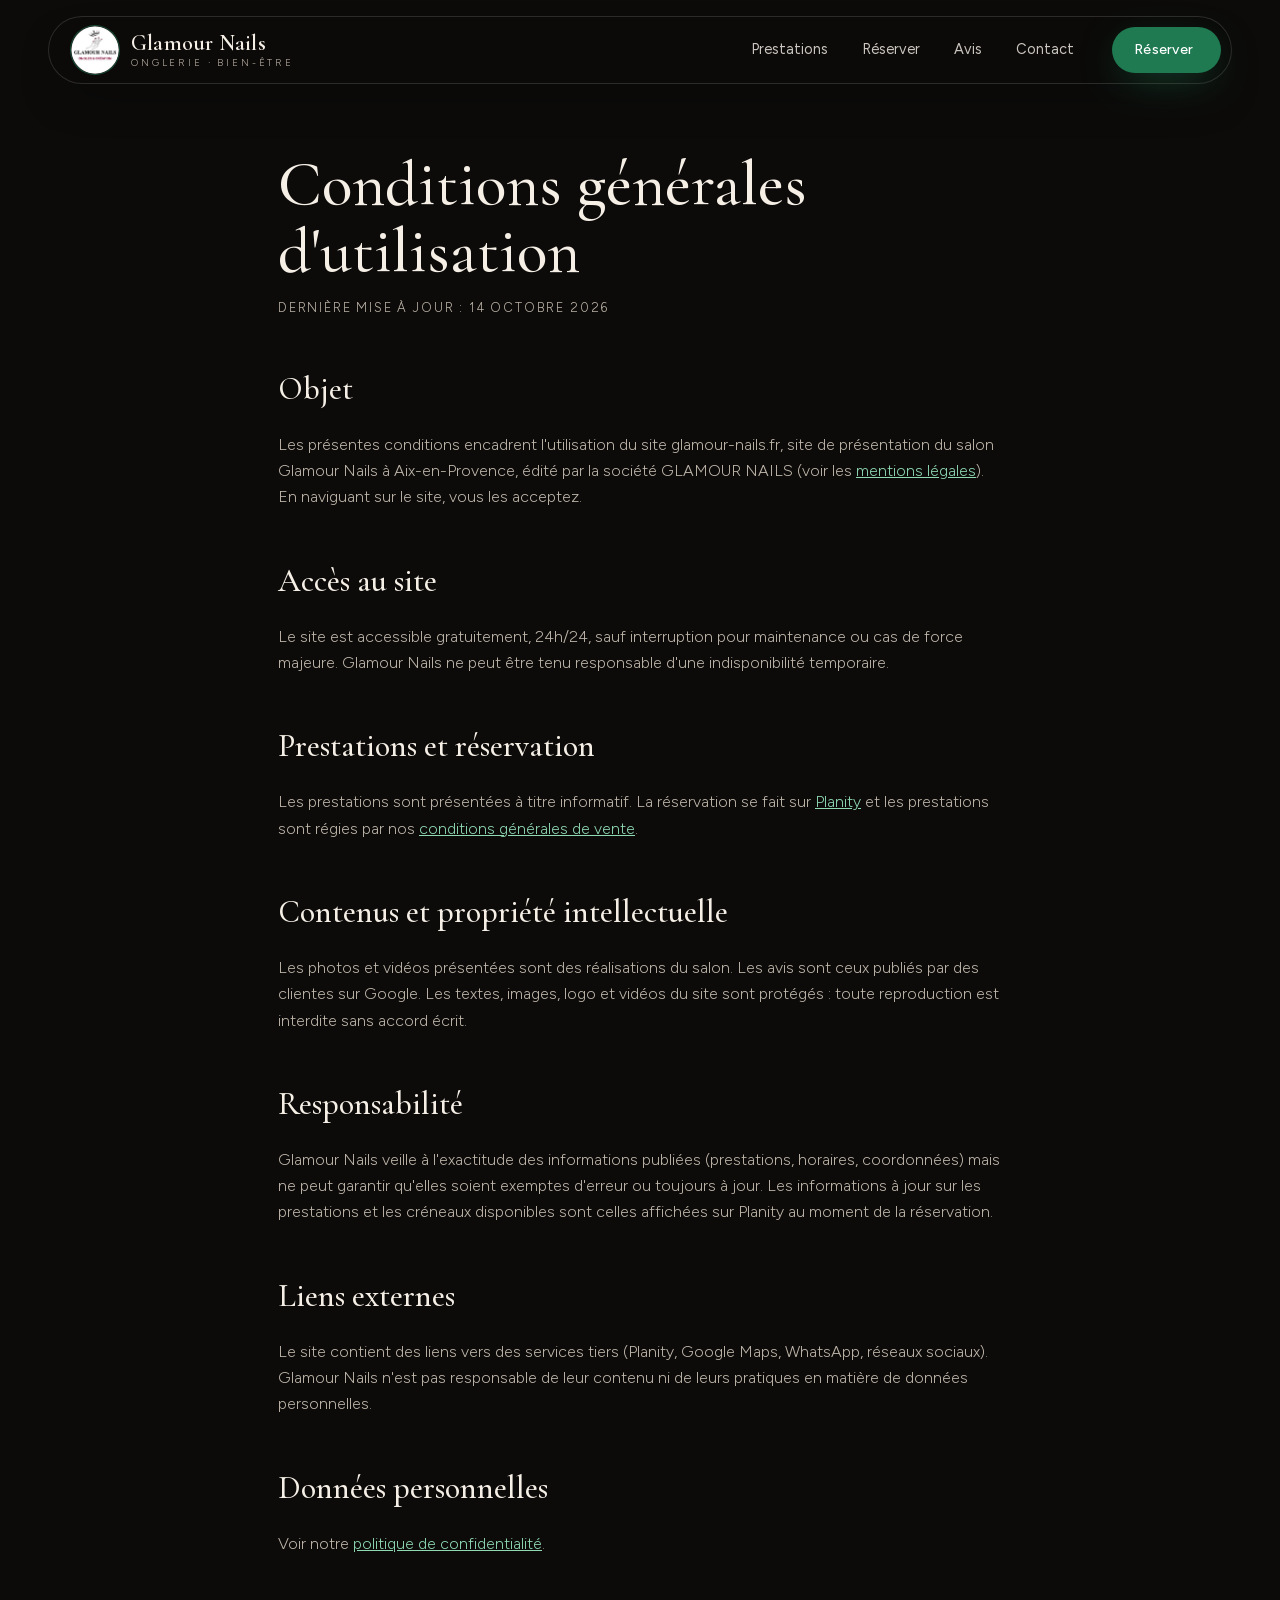
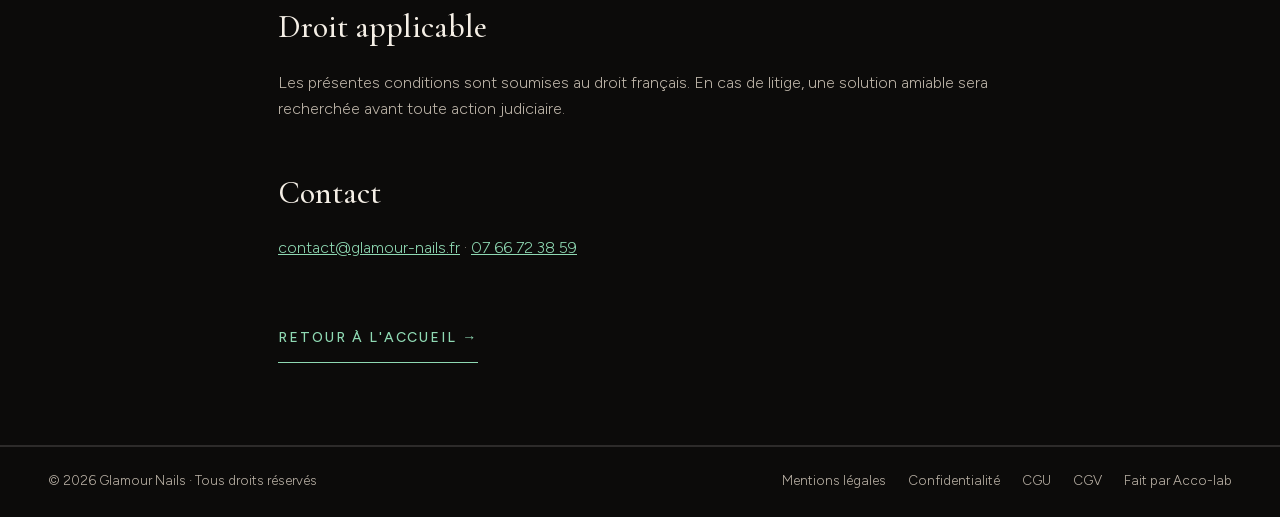
<file: cgu.html>
<!doctype html>
<html lang="fr">
<head>
  <meta charset="utf-8">
  <meta name="viewport" content="width=device-width, initial-scale=1">
  <title>Conditions générales d'utilisation · Glamour Nails</title>
  <meta name="description" content="Conditions générales d'utilisation du site glamour-nails.fr : accès, propriété intellectuelle, responsabilité, liens externes et droit applicable.">
  <meta name="robots" content="index, follow">
  <link rel="canonical" href="https://glamour-nails.fr/cgu.html">
  <meta name="theme-color" content="#0f2a1f">
  <link rel="icon" href="favicon.ico" sizes="32x32">
  <link rel="apple-touch-icon" href="apple-touch-icon.png">
  <link rel="manifest" href="site.webmanifest">
  <link rel="preload" as="font" type="font/woff2" href="fonts/cormorant-garamond.woff2" crossorigin>
  <link rel="preload" as="font" type="font/woff2" href="fonts/figtree.woff2" crossorigin>
  <link rel="stylesheet" href="css/style.min.css?v=202610141200">
  <style>
    .page { max-width: 820px; margin: 0 auto; padding: 150px var(--gutter) 90px; }
    .page h1 { font-family: var(--serif); font-weight: 500; font-size: clamp(38px, 5vw, 64px); line-height: 1.05; margin: 0 0 12px; }
    .page h2 { font-family: var(--serif); font-weight: 500; font-size: clamp(24px, 2.6vw, 32px); margin: 44px 0 10px; }
    .page p, .page li { color: var(--texte-clair); }
    .page a { color: var(--accent-clair); }
    .page .maj { font-size: 13px; letter-spacing: .14em; text-transform: uppercase; color: var(--texte-clair); margin-bottom: 36px; }
    .retour { display: inline-block; margin-top: 40px; }
  </style>
</head>
<body>
  <a class="skip" href="#contenu">Aller au contenu</a>
  <header class="header is-solid">
    <div class="header__pill">
      <a href="/" class="brand">
        <img class="brand__logo" src="image/logo-rond.webp" alt="" width="48" height="48">
        <span class="brand__text"><span class="brand__name">Glamour Nails</span><span class="brand__tag">Onglerie · Bien-être</span></span>
      </a>
      <nav class="nav" aria-label="Navigation principale">
        <a href="/#univers">Prestations</a><a href="/#tarifs">Réserver</a><a href="/#avis">Avis</a><a href="/#contact">Contact</a>
      </nav>
      <a class="btn btn--red btn--sm header__cta" href="https://www.planity.com/glamour-nails-13100-aix-en-provence" target="_blank" rel="noopener"><span class="btn__text">Réserver</span></a>
    </div>
  </header>
  <main id="contenu" class="page">
    <h1>Conditions générales d'utilisation</h1>
    <p class="maj">Dernière mise à jour : 14 octobre 2026</p>
    <h2>Objet</h2>
    <p>Les présentes conditions encadrent l'utilisation du site glamour-nails.fr, site de présentation du salon Glamour Nails à Aix-en-Provence, édité par la société GLAMOUR NAILS (voir les <a href="mentions-legales.html">mentions légales</a>). En naviguant sur le site, vous les acceptez.</p>
    <h2>Accès au site</h2>
    <p>Le site est accessible gratuitement, 24h/24, sauf interruption pour maintenance ou cas de force majeure. Glamour Nails ne peut être tenu responsable d'une indisponibilité temporaire.</p>
    <h2>Prestations et réservation</h2>
    <p>Les prestations sont présentées à titre informatif. La réservation se fait sur <a href="https://www.planity.com/glamour-nails-13100-aix-en-provence" target="_blank" rel="noopener">Planity</a> et les prestations sont régies par nos <a href="cgv.html">conditions générales de vente</a>.</p>
    <h2>Contenus et propriété intellectuelle</h2>
    <p>Les photos et vidéos présentées sont des réalisations du salon. Les avis sont ceux publiés par des clientes sur Google. Les textes, images, logo et vidéos du site sont protégés&nbsp;: toute reproduction est interdite sans accord écrit.</p>
    <h2>Responsabilité</h2>
    <p>Glamour Nails veille à l'exactitude des informations publiées (prestations, horaires, coordonnées) mais ne peut garantir qu'elles soient exemptes d'erreur ou toujours à jour. Les informations à jour sur les prestations et les créneaux disponibles sont celles affichées sur Planity au moment de la réservation.</p>
    <h2>Liens externes</h2>
    <p>Le site contient des liens vers des services tiers (Planity, Google Maps, WhatsApp, réseaux sociaux). Glamour Nails n'est pas responsable de leur contenu ni de leurs pratiques en matière de données personnelles.</p>
    <h2>Données personnelles</h2>
    <p>Voir notre <a href="confidentialite.html">politique de confidentialité</a>.</p>
    <h2>Droit applicable</h2>
    <p>Les présentes conditions sont soumises au droit français. En cas de litige, une solution amiable sera recherchée avant toute action judiciaire.</p>
    <h2>Contact</h2>
    <p><a href="mailto:contact@glamour-nails.fr">contact@glamour-nails.fr</a> · <a href="tel:+33766723859">07 66 72 38 59</a></p>
    <a class="link-arrow link-arrow--light retour" href="/">Retour à l'accueil <span aria-hidden="true">→</span></a>
  </main>
  <footer class="footer">
    <div class="wrap footer__bar">
      <p>© <span data-year>2026</span> Glamour Nails · Tous droits réservés</p>
      <nav aria-label="Liens légaux">
        <a href="mentions-legales.html">Mentions légales</a>
        <a href="confidentialite.html">Confidentialité</a>
        <a href="cgu.html">CGU</a>
        <a href="cgv.html">CGV</a>
        <a href="https://acco-lab.fr" target="_blank" rel="noopener">Fait par Acco-lab</a>
      </nav>
    </div>
  </footer>
</body>
</html>
</file>
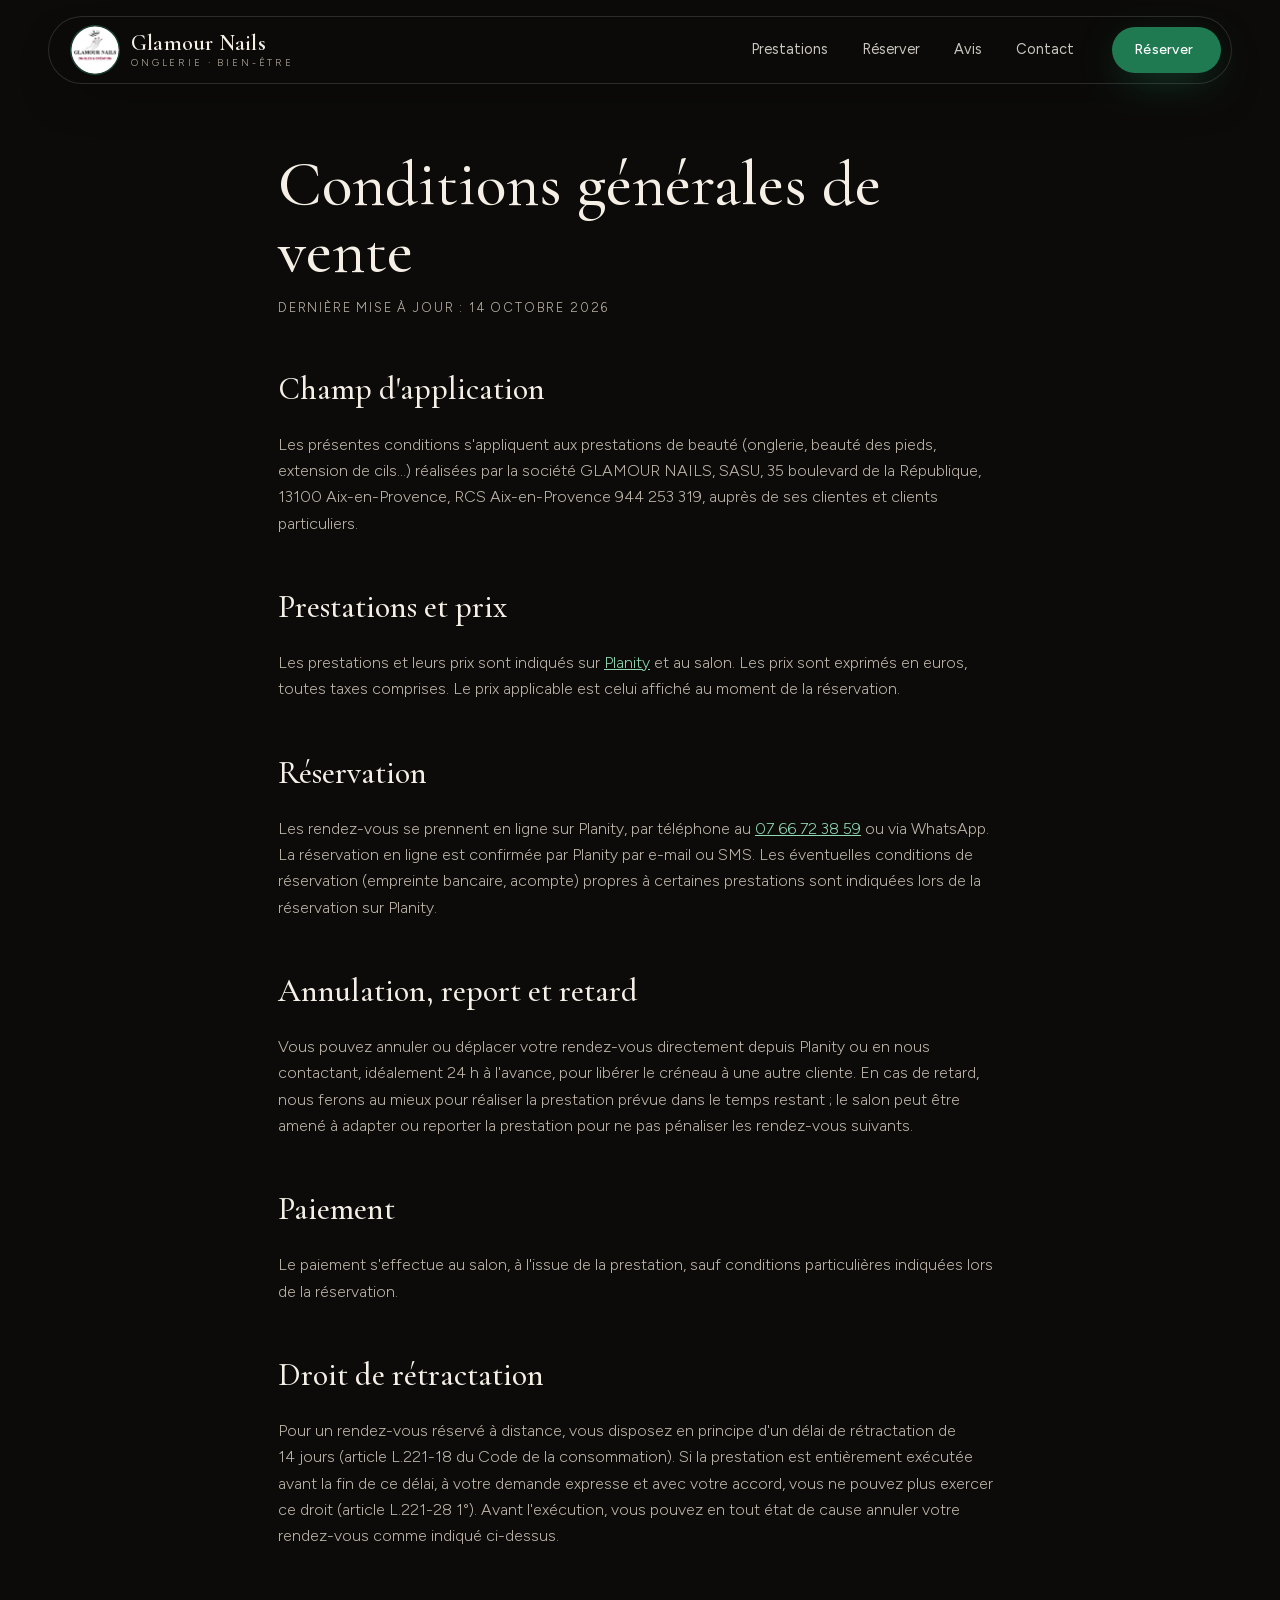
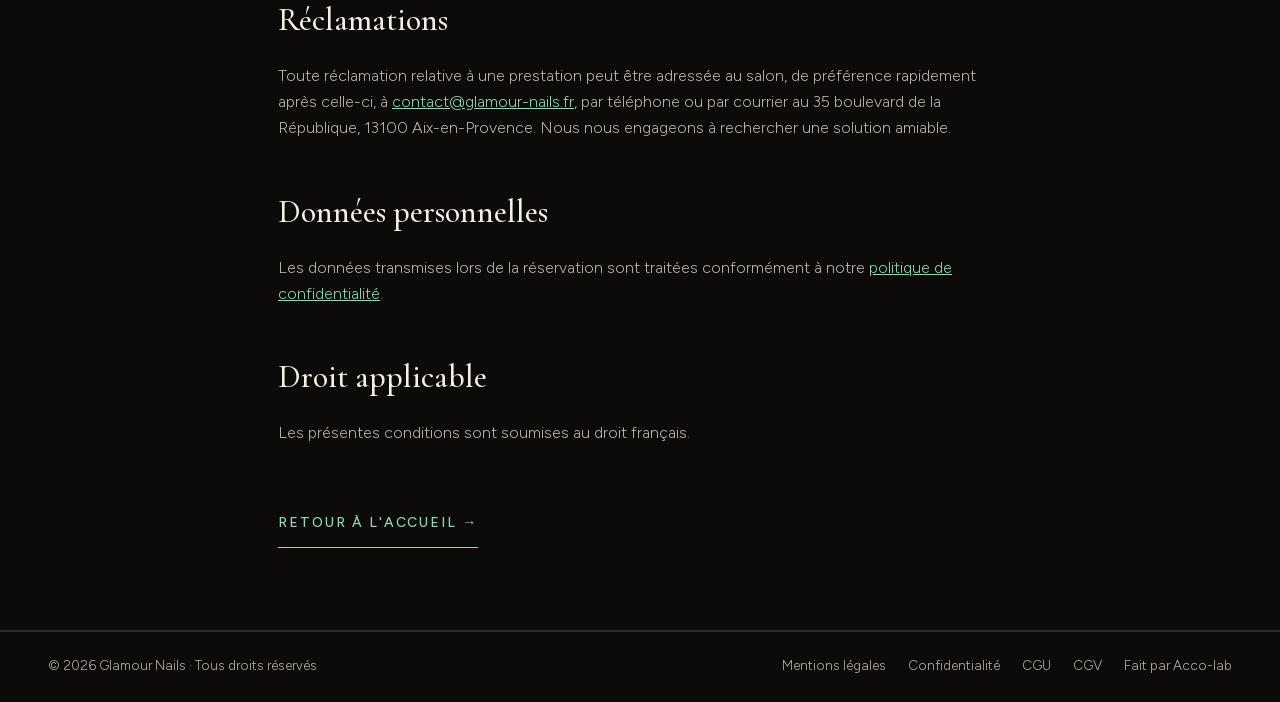
<file: cgv.html>
<!doctype html>
<html lang="fr">
<head>
  <meta charset="utf-8">
  <meta name="viewport" content="width=device-width, initial-scale=1">
  <title>Conditions générales de vente · Glamour Nails</title>
  <meta name="description" content="Conditions générales de vente des prestations du salon Glamour Nails à Aix-en-Provence : tarifs, réservation via Planity, annulation, paiement, réclamations.">
  <meta name="robots" content="index, follow">
  <link rel="canonical" href="https://glamour-nails.fr/cgv.html">
  <meta name="theme-color" content="#0f2a1f">
  <link rel="icon" href="favicon.ico" sizes="32x32">
  <link rel="apple-touch-icon" href="apple-touch-icon.png">
  <link rel="manifest" href="site.webmanifest">
  <link rel="preload" as="font" type="font/woff2" href="fonts/cormorant-garamond.woff2" crossorigin>
  <link rel="preload" as="font" type="font/woff2" href="fonts/figtree.woff2" crossorigin>
  <link rel="stylesheet" href="css/style.min.css?v=202610141200">
  <style>
    .page { max-width: 820px; margin: 0 auto; padding: 150px var(--gutter) 90px; }
    .page h1 { font-family: var(--serif); font-weight: 500; font-size: clamp(38px, 5vw, 64px); line-height: 1.05; margin: 0 0 12px; }
    .page h2 { font-family: var(--serif); font-weight: 500; font-size: clamp(24px, 2.6vw, 32px); margin: 44px 0 10px; }
    .page p, .page li { color: var(--texte-clair); }
    .page a { color: var(--accent-clair); }
    .page .maj { font-size: 13px; letter-spacing: .14em; text-transform: uppercase; color: var(--texte-clair); margin-bottom: 36px; }
    .retour { display: inline-block; margin-top: 40px; }
  </style>
</head>
<body>
  <a class="skip" href="#contenu">Aller au contenu</a>
  <header class="header is-solid">
    <div class="header__pill">
      <a href="/" class="brand">
        <img class="brand__logo" src="image/logo-rond.webp" alt="" width="48" height="48">
        <span class="brand__text"><span class="brand__name">Glamour Nails</span><span class="brand__tag">Onglerie · Bien-être</span></span>
      </a>
      <nav class="nav" aria-label="Navigation principale">
        <a href="/#univers">Prestations</a><a href="/#tarifs">Réserver</a><a href="/#avis">Avis</a><a href="/#contact">Contact</a>
      </nav>
      <a class="btn btn--red btn--sm header__cta" href="https://www.planity.com/glamour-nails-13100-aix-en-provence" target="_blank" rel="noopener"><span class="btn__text">Réserver</span></a>
    </div>
  </header>
  <main id="contenu" class="page">
    <h1>Conditions générales de vente</h1>
    <p class="maj">Dernière mise à jour : 14 octobre 2026</p>
    <h2>Champ d'application</h2>
    <p>Les présentes conditions s'appliquent aux prestations de beauté (onglerie, beauté des pieds, extension de cils…) réalisées par la société GLAMOUR NAILS, SASU, 35 boulevard de la République, 13100 Aix-en-Provence, RCS Aix-en-Provence 944&nbsp;253&nbsp;319, auprès de ses clientes et clients particuliers.</p>
    <h2>Prestations et prix</h2>
    <p>Les prestations et leurs prix sont indiqués sur <a href="https://www.planity.com/glamour-nails-13100-aix-en-provence" target="_blank" rel="noopener">Planity</a> et au salon. Les prix sont exprimés en euros, toutes taxes comprises. Le prix applicable est celui affiché au moment de la réservation.</p>
    <h2>Réservation</h2>
    <p>Les rendez-vous se prennent en ligne sur Planity, par téléphone au <a href="tel:+33766723859">07 66 72 38 59</a> ou via WhatsApp. La réservation en ligne est confirmée par Planity par e-mail ou SMS. Les éventuelles conditions de réservation (empreinte bancaire, acompte) propres à certaines prestations sont indiquées lors de la réservation sur Planity.</p>
    <h2>Annulation, report et retard</h2>
    <p>Vous pouvez annuler ou déplacer votre rendez-vous directement depuis Planity ou en nous contactant, idéalement 24&nbsp;h à l'avance, pour libérer le créneau à une autre cliente. En cas de retard, nous ferons au mieux pour réaliser la prestation prévue dans le temps restant&nbsp;; le salon peut être amené à adapter ou reporter la prestation pour ne pas pénaliser les rendez-vous suivants.</p>
    <h2>Paiement</h2>
    <p>Le paiement s'effectue au salon, à l'issue de la prestation, sauf conditions particulières indiquées lors de la réservation.</p>
    <h2>Droit de rétractation</h2>
    <p>Pour un rendez-vous réservé à distance, vous disposez en principe d'un délai de rétractation de 14&nbsp;jours (article L.221-18 du Code de la consommation). Si la prestation est entièrement exécutée avant la fin de ce délai, à votre demande expresse et avec votre accord, vous ne pouvez plus exercer ce droit (article L.221-28 1°). Avant l'exécution, vous pouvez en tout état de cause annuler votre rendez-vous comme indiqué ci-dessus.</p>
    <h2>Réclamations</h2>
    <p>Toute réclamation relative à une prestation peut être adressée au salon, de préférence rapidement après celle-ci, à <a href="mailto:contact@glamour-nails.fr">contact@glamour-nails.fr</a>, par téléphone ou par courrier au 35 boulevard de la République, 13100 Aix-en-Provence. Nous nous engageons à rechercher une solution amiable.</p>
    <h2>Données personnelles</h2>
    <p>Les données transmises lors de la réservation sont traitées conformément à notre <a href="confidentialite.html">politique de confidentialité</a>.</p>
    <h2>Droit applicable</h2>
    <p>Les présentes conditions sont soumises au droit français.</p>
    <a class="link-arrow link-arrow--light retour" href="/">Retour à l'accueil <span aria-hidden="true">→</span></a>
  </main>
  <footer class="footer">
    <div class="wrap footer__bar">
      <p>© <span data-year>2026</span> Glamour Nails · Tous droits réservés</p>
      <nav aria-label="Liens légaux">
        <a href="mentions-legales.html">Mentions légales</a>
        <a href="confidentialite.html">Confidentialité</a>
        <a href="cgu.html">CGU</a>
        <a href="cgv.html">CGV</a>
        <a href="https://acco-lab.fr" target="_blank" rel="noopener">Fait par Acco-lab</a>
      </nav>
    </div>
  </footer>
</body>
</html>
</file>
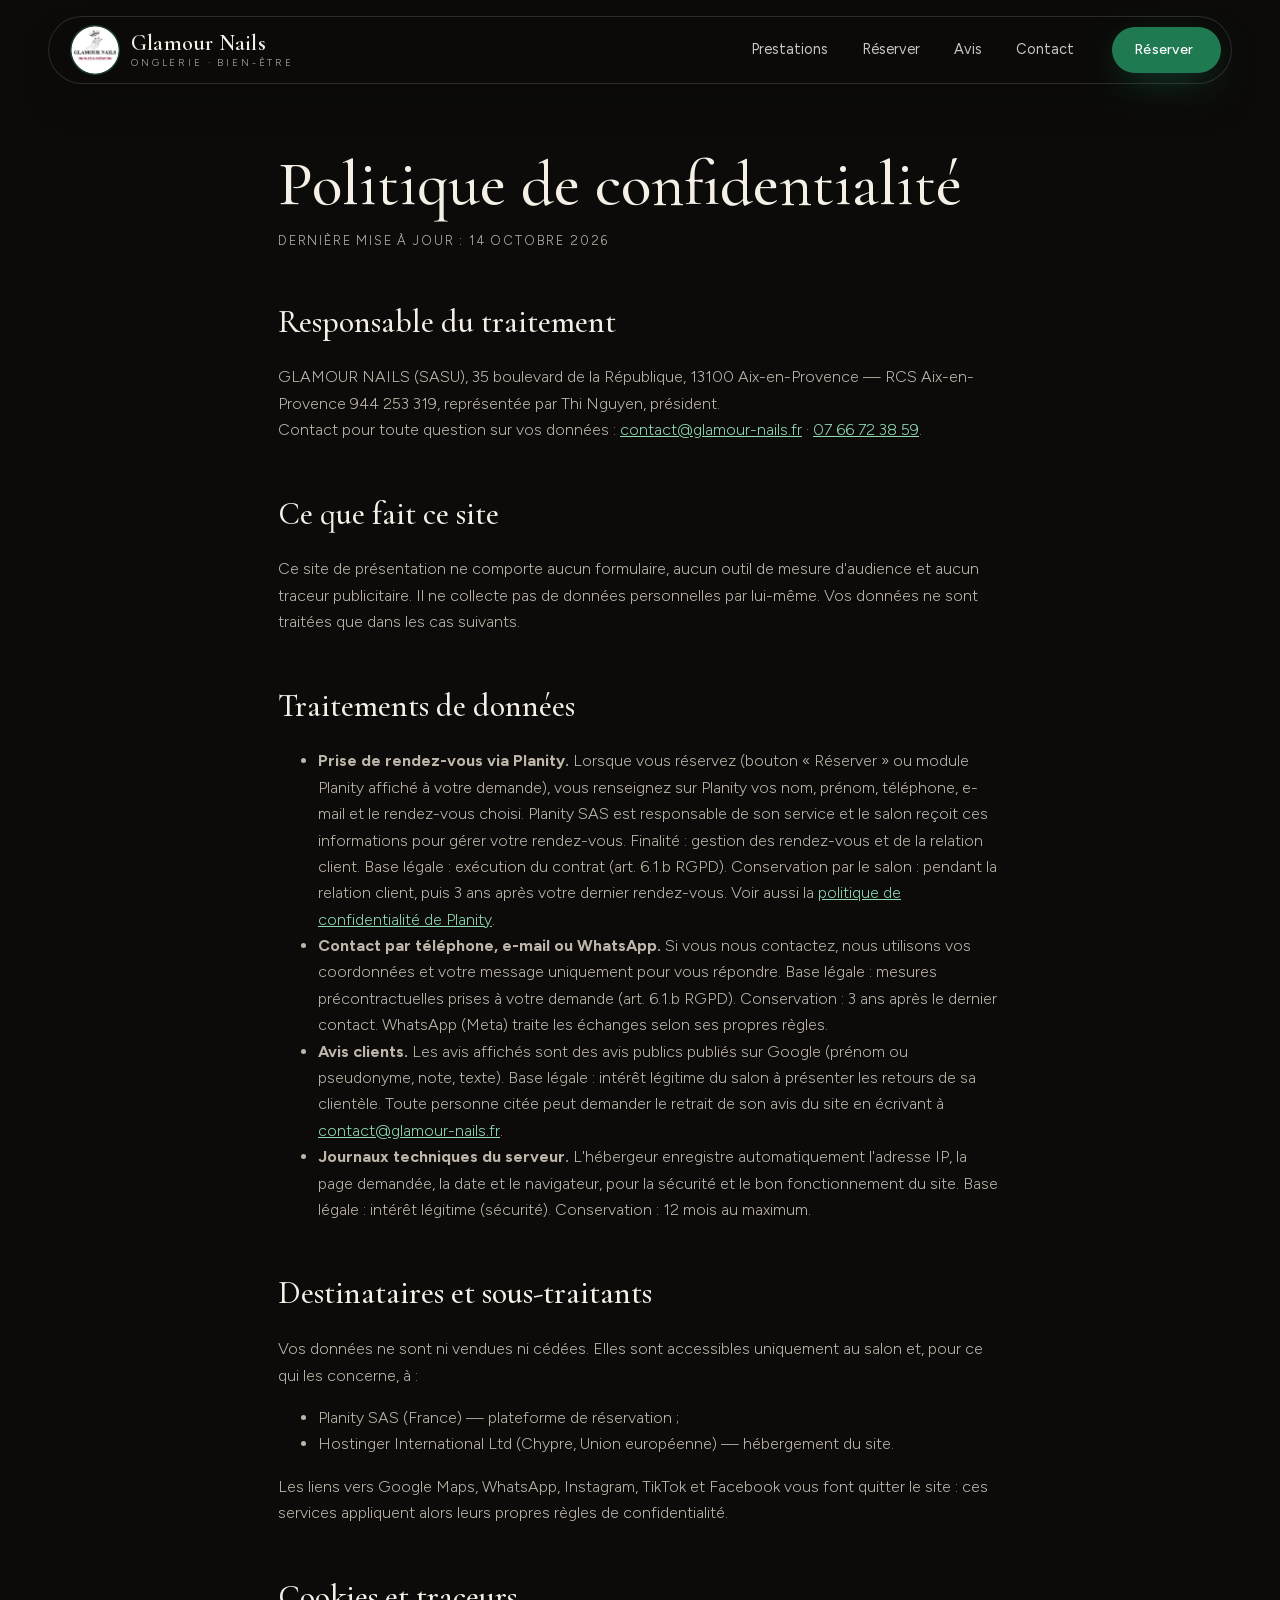
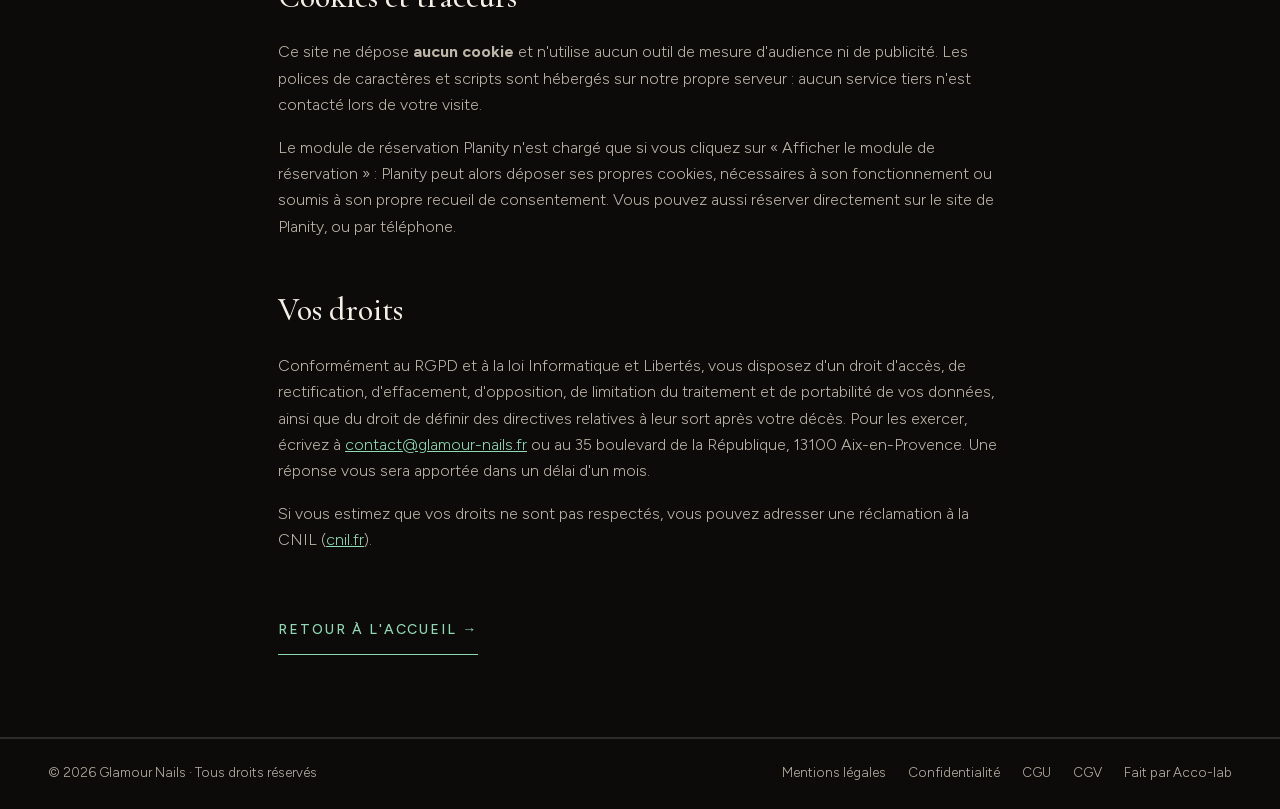
<file: confidentialite.html>
<!doctype html>
<html lang="fr">
<head>
  <meta charset="utf-8">
  <meta name="viewport" content="width=device-width, initial-scale=1">
  <title>Politique de confidentialité · Glamour Nails</title>
  <meta name="description" content="Politique de confidentialité du site glamour-nails.fr : données traitées, finalités, destinataires, durées de conservation, cookies et droits RGPD.">
  <meta name="robots" content="index, follow">
  <link rel="canonical" href="https://glamour-nails.fr/confidentialite.html">
  <meta name="theme-color" content="#0f2a1f">
  <link rel="icon" href="favicon.ico" sizes="32x32">
  <link rel="apple-touch-icon" href="apple-touch-icon.png">
  <link rel="manifest" href="site.webmanifest">
  <link rel="preload" as="font" type="font/woff2" href="fonts/cormorant-garamond.woff2" crossorigin>
  <link rel="preload" as="font" type="font/woff2" href="fonts/figtree.woff2" crossorigin>
  <link rel="stylesheet" href="css/style.min.css?v=202610141200">
  <style>
    .page { max-width: 820px; margin: 0 auto; padding: 150px var(--gutter) 90px; }
    .page h1 { font-family: var(--serif); font-weight: 500; font-size: clamp(38px, 5vw, 64px); line-height: 1.05; margin: 0 0 12px; }
    .page h2 { font-family: var(--serif); font-weight: 500; font-size: clamp(24px, 2.6vw, 32px); margin: 44px 0 10px; }
    .page p, .page li { color: var(--texte-clair); }
    .page a { color: var(--accent-clair); }
    .page .maj { font-size: 13px; letter-spacing: .14em; text-transform: uppercase; color: var(--texte-clair); margin-bottom: 36px; }
    .retour { display: inline-block; margin-top: 40px; }
  </style>
</head>
<body>
  <a class="skip" href="#contenu">Aller au contenu</a>
  <header class="header is-solid">
    <div class="header__pill">
      <a href="/" class="brand">
        <img class="brand__logo" src="image/logo-rond.webp" alt="" width="48" height="48">
        <span class="brand__text"><span class="brand__name">Glamour Nails</span><span class="brand__tag">Onglerie · Bien-être</span></span>
      </a>
      <nav class="nav" aria-label="Navigation principale">
        <a href="/#univers">Prestations</a><a href="/#tarifs">Réserver</a><a href="/#avis">Avis</a><a href="/#contact">Contact</a>
      </nav>
      <a class="btn btn--red btn--sm header__cta" href="https://www.planity.com/glamour-nails-13100-aix-en-provence" target="_blank" rel="noopener"><span class="btn__text">Réserver</span></a>
    </div>
  </header>
  <main id="contenu" class="page">
    <h1>Politique de confidentialité</h1>
    <p class="maj">Dernière mise à jour : 14 octobre 2026</p>
    <h2>Responsable du traitement</h2>
    <p>GLAMOUR NAILS (SASU), 35 boulevard de la République, 13100 Aix-en-Provence — RCS Aix-en-Provence 944&nbsp;253&nbsp;319, représentée par Thi Nguyen, président.<br>Contact pour toute question sur vos données&nbsp;: <a href="mailto:contact@glamour-nails.fr">contact@glamour-nails.fr</a> · <a href="tel:+33766723859">07 66 72 38 59</a>.</p>
    <h2>Ce que fait ce site</h2>
    <p>Ce site de présentation ne comporte aucun formulaire, aucun outil de mesure d'audience et aucun traceur publicitaire. Il ne collecte pas de données personnelles par lui-même. Vos données ne sont traitées que dans les cas suivants.</p>
    <h2>Traitements de données</h2>
    <ul>
      <li><strong>Prise de rendez-vous via Planity.</strong> Lorsque vous réservez (bouton «&nbsp;Réserver&nbsp;» ou module Planity affiché à votre demande), vous renseignez sur Planity vos nom, prénom, téléphone, e-mail et le rendez-vous choisi. Planity SAS est responsable de son service et le salon reçoit ces informations pour gérer votre rendez-vous. Finalité&nbsp;: gestion des rendez-vous et de la relation client. Base légale&nbsp;: exécution du contrat (art. 6.1.b RGPD). Conservation par le salon&nbsp;: pendant la relation client, puis 3 ans après votre dernier rendez-vous. Voir aussi la <a href="https://www.planity.com/politique-de-confidentialite" target="_blank" rel="noopener">politique de confidentialité de Planity</a>.</li>
      <li><strong>Contact par téléphone, e-mail ou WhatsApp.</strong> Si vous nous contactez, nous utilisons vos coordonnées et votre message uniquement pour vous répondre. Base légale&nbsp;: mesures précontractuelles prises à votre demande (art. 6.1.b RGPD). Conservation&nbsp;: 3 ans après le dernier contact. WhatsApp (Meta) traite les échanges selon ses propres règles.</li>
      <li><strong>Avis clients.</strong> Les avis affichés sont des avis publics publiés sur Google (prénom ou pseudonyme, note, texte). Base légale&nbsp;: intérêt légitime du salon à présenter les retours de sa clientèle. Toute personne citée peut demander le retrait de son avis du site en écrivant à <a href="mailto:contact@glamour-nails.fr">contact@glamour-nails.fr</a>.</li>
      <li><strong>Journaux techniques du serveur.</strong> L'hébergeur enregistre automatiquement l'adresse IP, la page demandée, la date et le navigateur, pour la sécurité et le bon fonctionnement du site. Base légale&nbsp;: intérêt légitime (sécurité). Conservation&nbsp;: 12 mois au maximum.</li>
    </ul>
    <h2>Destinataires et sous-traitants</h2>
    <p>Vos données ne sont ni vendues ni cédées. Elles sont accessibles uniquement au salon et, pour ce qui les concerne, à&nbsp;:</p>
    <ul>
      <li>Planity SAS (France) — plateforme de réservation&nbsp;;</li>
      <li>Hostinger International Ltd (Chypre, Union européenne) — hébergement du site.</li>
    </ul>
    <p>Les liens vers Google Maps, WhatsApp, Instagram, TikTok et Facebook vous font quitter le site&nbsp;: ces services appliquent alors leurs propres règles de confidentialité.</p>
    <h2>Cookies et traceurs</h2>
    <p>Ce site ne dépose <strong>aucun cookie</strong> et n'utilise aucun outil de mesure d'audience ni de publicité. Les polices de caractères et scripts sont hébergés sur notre propre serveur&nbsp;: aucun service tiers n'est contacté lors de votre visite.</p>
    <p>Le module de réservation Planity n'est chargé que si vous cliquez sur «&nbsp;Afficher le module de réservation&nbsp;»&nbsp;: Planity peut alors déposer ses propres cookies, nécessaires à son fonctionnement ou soumis à son propre recueil de consentement. Vous pouvez aussi réserver directement sur le site de Planity, ou par téléphone.</p>
    <h2>Vos droits</h2>
    <p>Conformément au RGPD et à la loi Informatique et Libertés, vous disposez d'un droit d'accès, de rectification, d'effacement, d'opposition, de limitation du traitement et de portabilité de vos données, ainsi que du droit de définir des directives relatives à leur sort après votre décès. Pour les exercer, écrivez à <a href="mailto:contact@glamour-nails.fr">contact@glamour-nails.fr</a> ou au 35 boulevard de la République, 13100 Aix-en-Provence. Une réponse vous sera apportée dans un délai d'un mois.</p>
    <p>Si vous estimez que vos droits ne sont pas respectés, vous pouvez adresser une réclamation à la CNIL (<a href="https://www.cnil.fr" target="_blank" rel="noopener">cnil.fr</a>).</p>
    <a class="link-arrow link-arrow--light retour" href="/">Retour à l'accueil <span aria-hidden="true">→</span></a>
  </main>
  <footer class="footer">
    <div class="wrap footer__bar">
      <p>© <span data-year>2026</span> Glamour Nails · Tous droits réservés</p>
      <nav aria-label="Liens légaux">
        <a href="mentions-legales.html">Mentions légales</a>
        <a href="confidentialite.html">Confidentialité</a>
        <a href="cgu.html">CGU</a>
        <a href="cgv.html">CGV</a>
        <a href="https://acco-lab.fr" target="_blank" rel="noopener">Fait par Acco-lab</a>
      </nav>
    </div>
  </footer>
</body>
</html>
</file>
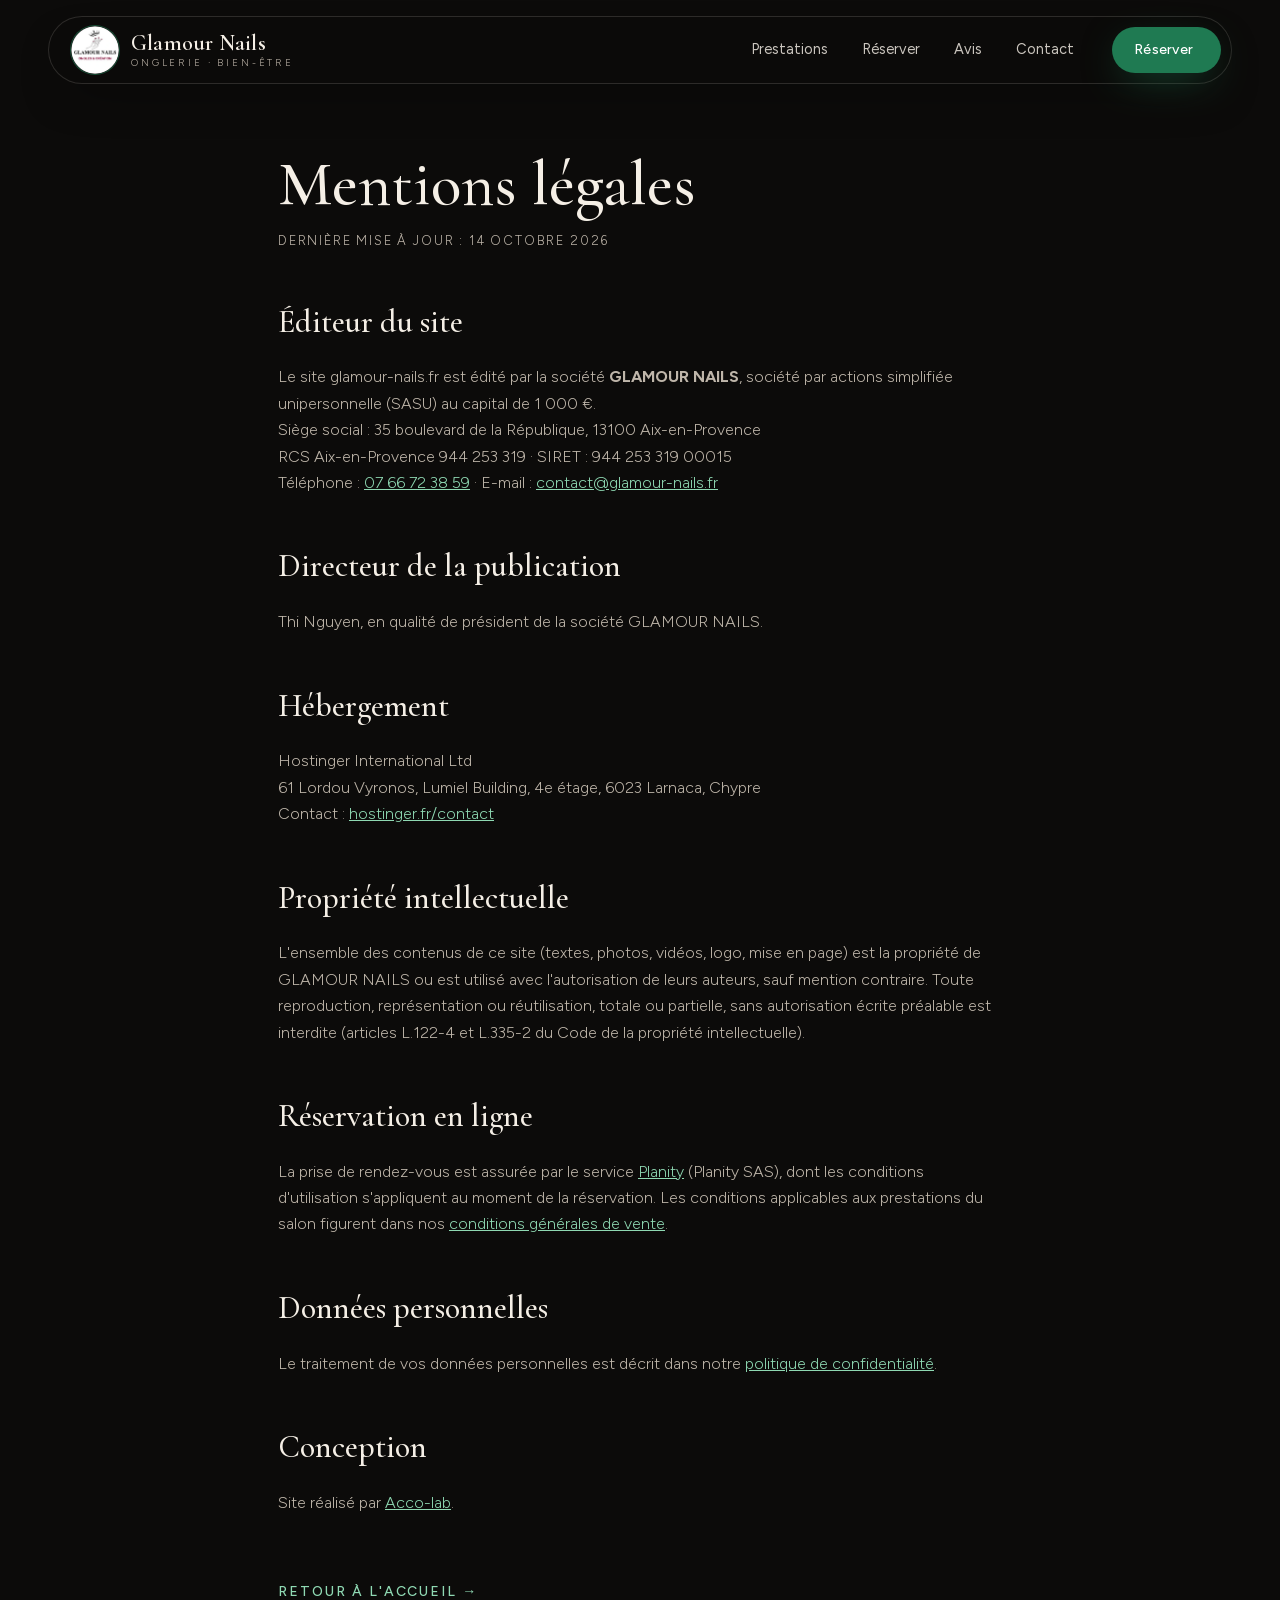
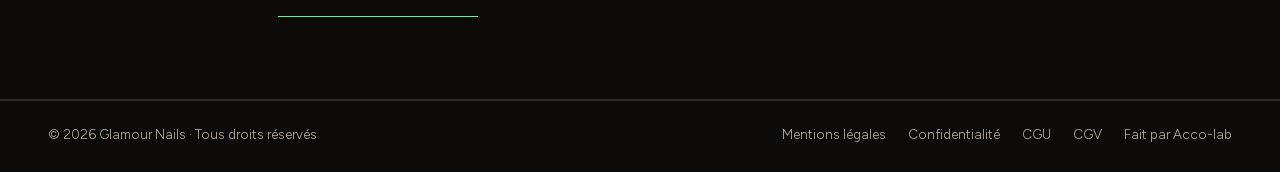
<file: mentions-legales.html>
<!doctype html>
<html lang="fr">
<head>
  <meta charset="utf-8">
  <meta name="viewport" content="width=device-width, initial-scale=1">
  <title>Mentions légales · Glamour Nails Aix-en-Provence</title>
  <meta name="description" content="Mentions légales du site glamour-nails.fr : éditeur, directeur de publication, hébergeur et propriété intellectuelle du salon Glamour Nails à Aix-en-Provence.">
  <meta name="robots" content="index, follow">
  <link rel="canonical" href="https://glamour-nails.fr/mentions-legales.html">
  <meta name="theme-color" content="#0f2a1f">
  <link rel="icon" href="favicon.ico" sizes="32x32">
  <link rel="apple-touch-icon" href="apple-touch-icon.png">
  <link rel="manifest" href="site.webmanifest">
  <link rel="preload" as="font" type="font/woff2" href="fonts/cormorant-garamond.woff2" crossorigin>
  <link rel="preload" as="font" type="font/woff2" href="fonts/figtree.woff2" crossorigin>
  <link rel="stylesheet" href="css/style.min.css?v=202610141200">
  <style>
    .page { max-width: 820px; margin: 0 auto; padding: 150px var(--gutter) 90px; }
    .page h1 { font-family: var(--serif); font-weight: 500; font-size: clamp(38px, 5vw, 64px); line-height: 1.05; margin: 0 0 12px; }
    .page h2 { font-family: var(--serif); font-weight: 500; font-size: clamp(24px, 2.6vw, 32px); margin: 44px 0 10px; }
    .page p, .page li { color: var(--texte-clair); }
    .page a { color: var(--accent-clair); }
    .page .maj { font-size: 13px; letter-spacing: .14em; text-transform: uppercase; color: var(--texte-clair); margin-bottom: 36px; }
    .retour { display: inline-block; margin-top: 40px; }
  </style>
</head>
<body>
  <a class="skip" href="#contenu">Aller au contenu</a>
  <header class="header is-solid">
    <div class="header__pill">
      <a href="/" class="brand">
        <img class="brand__logo" src="image/logo-rond.webp" alt="" width="48" height="48">
        <span class="brand__text"><span class="brand__name">Glamour Nails</span><span class="brand__tag">Onglerie · Bien-être</span></span>
      </a>
      <nav class="nav" aria-label="Navigation principale">
        <a href="/#univers">Prestations</a><a href="/#tarifs">Réserver</a><a href="/#avis">Avis</a><a href="/#contact">Contact</a>
      </nav>
      <a class="btn btn--red btn--sm header__cta" href="https://www.planity.com/glamour-nails-13100-aix-en-provence" target="_blank" rel="noopener"><span class="btn__text">Réserver</span></a>
    </div>
  </header>
  <main id="contenu" class="page">
    <h1>Mentions légales</h1>
    <p class="maj">Dernière mise à jour : 14 octobre 2026</p>
    <h2>Éditeur du site</h2>
    <p>Le site glamour-nails.fr est édité par la société <strong>GLAMOUR NAILS</strong>, société par actions simplifiée unipersonnelle (SASU) au capital de 1&nbsp;000&nbsp;€.<br>Siège social&nbsp;: 35 boulevard de la République, 13100 Aix-en-Provence<br>RCS Aix-en-Provence 944&nbsp;253&nbsp;319 · SIRET&nbsp;: 944&nbsp;253&nbsp;319&nbsp;00015<br>Téléphone&nbsp;: <a href="tel:+33766723859">07 66 72 38 59</a> · E-mail&nbsp;: <a href="mailto:contact@glamour-nails.fr">contact@glamour-nails.fr</a></p>
    <h2>Directeur de la publication</h2>
    <p>Thi Nguyen, en qualité de président de la société GLAMOUR NAILS.</p>
    <h2>Hébergement</h2>
    <p>Hostinger International Ltd<br>61 Lordou Vyronos, Lumiel Building, 4e étage, 6023 Larnaca, Chypre<br>Contact&nbsp;: <a href="https://www.hostinger.fr/contact" target="_blank" rel="noopener">hostinger.fr/contact</a></p>
    <h2>Propriété intellectuelle</h2>
    <p>L'ensemble des contenus de ce site (textes, photos, vidéos, logo, mise en page) est la propriété de GLAMOUR NAILS ou est utilisé avec l'autorisation de leurs auteurs, sauf mention contraire. Toute reproduction, représentation ou réutilisation, totale ou partielle, sans autorisation écrite préalable est interdite (articles L.122-4 et L.335-2 du Code de la propriété intellectuelle).</p>
    <h2>Réservation en ligne</h2>
    <p>La prise de rendez-vous est assurée par le service <a href="https://www.planity.com/glamour-nails-13100-aix-en-provence" target="_blank" rel="noopener">Planity</a> (Planity SAS), dont les conditions d'utilisation s'appliquent au moment de la réservation. Les conditions applicables aux prestations du salon figurent dans nos <a href="cgv.html">conditions générales de vente</a>.</p>
    <h2>Données personnelles</h2>
    <p>Le traitement de vos données personnelles est décrit dans notre <a href="confidentialite.html">politique de confidentialité</a>.</p>
    <h2>Conception</h2>
    <p>Site réalisé par <a href="https://acco-lab.fr" target="_blank" rel="noopener">Acco-lab</a>.</p>
    <a class="link-arrow link-arrow--light retour" href="/">Retour à l'accueil <span aria-hidden="true">→</span></a>
  </main>
  <footer class="footer">
    <div class="wrap footer__bar">
      <p>© <span data-year>2026</span> Glamour Nails · Tous droits réservés</p>
      <nav aria-label="Liens légaux">
        <a href="mentions-legales.html">Mentions légales</a>
        <a href="confidentialite.html">Confidentialité</a>
        <a href="cgu.html">CGU</a>
        <a href="cgv.html">CGV</a>
        <a href="https://acco-lab.fr" target="_blank" rel="noopener">Fait par Acco-lab</a>
      </nav>
    </div>
  </footer>
</body>
</html>
</file>
<file: css/style.min.css>
@font-face{font-family:Cormorant Garamond;font-style:normal;font-weight:300 700;font-display:swap;src:url(../fonts/cormorant-garamond.woff2) format("woff2");unicode-range:U+0000-00FF,U+0131,U+0152-0153,U+02BB-02BC,U+02C6,U+02DA,U+02DC,U+2000-206F,U+20AC,U+2122,U+2212,U+FEFF,U+FFFD}@font-face{font-family:Cormorant Garamond;font-style:italic;font-weight:300 700;font-display:swap;src:url(../fonts/cormorant-garamond-italic.woff2) format("woff2");unicode-range:U+0000-00FF,U+0131,U+0152-0153,U+02BB-02BC,U+02C6,U+02DA,U+02DC,U+2000-206F,U+20AC,U+2122,U+2212,U+FEFF,U+FFFD}@font-face{font-family:Figtree;font-style:normal;font-weight:300 900;font-display:swap;src:url(../fonts/figtree.woff2) format("woff2");unicode-range:U+0000-00FF,U+0131,U+0152-0153,U+02BB-02BC,U+02C6,U+02DA,U+02DC,U+2000-206F,U+20AC,U+2122,U+2212,U+FEFF,U+FFFD}:root{--noir: #0c0b0a;--noir-2: #151311;--noir-3: #1e1b18;--accent: #1f7a52;--accent-vif: #2e9a68;--accent-sombre: #124a31;--accent-clair: #8fd9b3;--ivoire: #f5efe6;--ivoire-2: #ebe3d6;--blanc: #ffffff;--vert: #0f2a1f;--vert-2: #173a2c;--vert-3: #22503d;--texte-clair: #bfb6aa;--texte-sombre: #4a443d;--ligne-clair: rgba(245, 239, 230, .14);--ligne-sombre: rgba(12, 11, 10, .14);--serif: "Cormorant Garamond", "Cormorant", "Garamond", Georgia, serif;--sans: "Figtree", "Helvetica Neue", Arial, sans-serif;--wrap: 1280px;--gutter: clamp(16px, 4vw, 48px);--radius: 22px;--ease: cubic-bezier(.22, 1, .36, 1);--ease-io: cubic-bezier(.65, 0, .35, 1)}*,*:before,*:after{box-sizing:border-box}html{-webkit-text-size-adjust:100%}html.lenis,html.lenis body{height:auto}.lenis.lenis-smooth{scroll-behavior:auto!important}.lenis.lenis-stopped{overflow:hidden}body{margin:0;background:var(--noir);color:var(--ivoire);font-family:var(--sans);font-weight:300;font-size:clamp(16px,1.05vw,17.5px);line-height:1.65;-webkit-font-smoothing:antialiased;overflow-x:hidden}body.is-loading{overflow:hidden}img{display:block;max-width:100%}main{overflow-x:clip}.nowrap{white-space:nowrap}.only-mobile{display:none}a{color:inherit}button{font:inherit;color:inherit;cursor:pointer}svg{display:block}::selection{background:var(--accent);color:var(--blanc)}.wrap{width:100%;max-width:var(--wrap);margin:0 auto;padding:0 var(--gutter)}.section{position:relative;padding:clamp(96px,13vw,180px) 0}.section--light{background:var(--ivoire);color:var(--noir)}.section--green{background:var(--vert);color:var(--ivoire)}.skip{position:fixed;left:16px;top:-60px;z-index:999;background:var(--accent);color:#fff;padding:10px 16px;border-radius:8px}.skip:focus{top:16px}:focus-visible{outline:2px solid var(--accent-vif);outline-offset:3px}.kicker,.eyebrow{font-family:var(--sans);font-size:12.5px;font-weight:500;letter-spacing:.28em;text-transform:uppercase;margin:0 0 22px;color:var(--texte-clair)}.section--light .kicker{color:var(--texte-sombre)}.kicker--red,.section--light .kicker--red{color:var(--accent)}.kicker--light{color:#f5efe6b3}.sec-head{margin-bottom:clamp(56px,7vw,96px);max-width:780px}.sec-head--center{margin-left:auto;margin-right:auto;text-align:center}.sec-head--split{max-width:none;display:flex;align-items:flex-end;justify-content:space-between;gap:40px;flex-wrap:wrap}.sec-head--split .sec-lead{max-width:380px;margin:0}.sec-title,.band__title{font-family:var(--serif);font-weight:500;font-size:clamp(38px,5.2vw,78px);line-height:1.02;letter-spacing:-.01em;margin:0}.sec-title em,.band__title em,.hero__title em{font-style:italic;color:var(--accent)}.section--green .sec-title em{color:var(--accent-clair)}.contact .sec-title em,.band__title em{color:var(--ivoire);opacity:.92}.sec-lead{font-size:clamp(16px,1.2vw,19px);color:var(--texte-clair);margin:28px auto 0;max-width:600px}.section--light .sec-lead{color:var(--texte-sombre)}.sec-lead a{color:var(--accent);text-underline-offset:3px}.line-mask{overflow:hidden;padding-bottom:.08em;margin-bottom:-.08em}.btn{--h: 56px;position:relative;display:inline-flex;align-items:center;gap:14px;height:var(--h);padding:0 10px 0 28px;border-radius:999px;font-family:var(--sans);font-size:15px;font-weight:500;letter-spacing:.02em;text-decoration:none;white-space:nowrap;transition:background .35s var(--ease),color .35s var(--ease),border-color .35s var(--ease),box-shadow .35s var(--ease);will-change:transform}.btn:not(:has(.btn__icon)){padding-right:28px}.btn--sm{--h: 46px;font-size:14px;padding-left:22px;padding-right:6px}.btn__text{display:inline-block;line-height:1.4;height:1.4em;overflow:hidden}.btn__icon{width:calc(var(--h) - 12px);height:calc(var(--h) - 12px);border-radius:50%;display:grid;place-items:center;background:#ffffff24;transition:transform .5s var(--ease),background .35s}.btn__icon svg{width:16px;height:16px;fill:none;stroke:currentColor;stroke-width:1.8;stroke-linecap:round;stroke-linejoin:round}.btn:hover .btn__icon{transform:rotate(45deg)}.btn--red{background:var(--accent);color:var(--blanc);box-shadow:0 12px 40px -12px #1f7a52b3}.btn--red:hover{background:var(--accent-vif);box-shadow:0 18px 50px -12px #2e9a68cc}.btn--ghost{border:1px solid rgba(245,239,230,.35);color:var(--ivoire);backdrop-filter:blur(8px);background:#0c0b0a33}.btn--ghost:hover{border-color:var(--ivoire);background:#f5efe614}.btn--dark{background:var(--noir);color:var(--ivoire)}.btn--dark:hover{background:var(--accent)}.btn__text .char{display:inline-block;text-shadow:0 1.4em currentColor;transition:transform .55s var(--ease)}.btn:hover .btn__text .char{transform:translateY(-1.4em)}.link-arrow{display:inline-flex;align-items:center;gap:10px;font-weight:500;font-size:14px;letter-spacing:.14em;text-transform:uppercase;text-decoration:none;color:var(--accent);position:relative;padding-bottom:6px}.link-arrow:after{content:"";position:absolute;left:0;bottom:0;width:100%;height:1px;background:currentColor;transform-origin:right;transition:transform .6s var(--ease)}.link-arrow:hover:after{transform:scaleX(0);transform-origin:left}.link-arrow span{transition:transform .5s var(--ease)}.link-arrow:hover span{transform:translate(6px)}.link-arrow--light{color:var(--ivoire)}.loader{position:fixed;inset:0;z-index:1000;display:grid;place-items:center;background:var(--noir);clip-path:inset(0 0 0 0)}.loader__inner{text-align:center}.loader__logo{position:relative;width:150px;height:150px;margin:0 auto 26px}.loader__logo img{width:100%;height:100%;border-radius:50%;animation:logoIn 1.1s var(--ease) .15s both}.loader__mono{position:absolute;inset:-12px;width:calc(100% + 24px);height:calc(100% + 24px);overflow:visible}@keyframes logoIn{0%{opacity:0;transform:scale(.85)}}.loader__ring{fill:none;stroke:var(--accent);stroke-width:1.4;stroke-dasharray:352;stroke-dashoffset:352;transform:rotate(-90deg);transform-origin:center;animation:ring 1.6s var(--ease-io) forwards}.loader__mono text{font-family:var(--serif);font-style:italic;font-size:58px;fill:var(--ivoire)}.loader__name{font-family:var(--serif);font-size:22px;letter-spacing:.06em;margin:0}.loader__count{font-size:12px;letter-spacing:.3em;color:var(--texte-clair);margin:10px 0 0}@keyframes ring{to{stroke-dashoffset:0}}.progress{position:fixed;top:0;left:0;right:0;height:2px;z-index:200;pointer-events:none}.progress__bar{display:block;height:100%;background:linear-gradient(90deg,var(--accent-sombre),var(--accent-vif));transform:scaleX(0);transform-origin:left}.cursor{display:none}@media(hover:hover)and (pointer:fine){.cursor{display:block;position:fixed;inset:0;pointer-events:none;z-index:300;opacity:0;transition:opacity .4s}.cursor.is-on{opacity:1}.cursor__dot,.cursor__ring{position:fixed;top:0;left:0;border-radius:50%;pointer-events:none}.cursor__dot{width:6px;height:6px;margin:-3px 0 0 -3px;background:var(--accent-vif)}.cursor__ring{width:38px;height:38px;margin:-19px 0 0 -19px;border:1px solid rgba(31,122,82,.55);display:grid;place-items:center;transition:width .4s var(--ease),height .4s var(--ease),margin .4s var(--ease),background .4s,border-color .4s}.cursor__label{font-style:normal;font-size:11px;letter-spacing:.18em;text-transform:uppercase;color:#fff;opacity:0;transition:opacity .3s}.cursor.is-hover .cursor__ring{width:62px;height:62px;margin:-31px 0 0 -31px;border-color:var(--accent)}.cursor.is-drag .cursor__ring{width:92px;height:92px;margin:-46px 0 0 -46px;background:var(--accent);border-color:var(--accent)}.cursor.is-drag .cursor__label{opacity:1}.cursor.is-drag .cursor__dot{opacity:0}}.header{position:fixed;top:16px;left:0;right:0;z-index:100;padding:0 var(--gutter);transition:transform .6s var(--ease)}.header.is-hidden{transform:translateY(-140%)}.header__pill{max-width:var(--wrap);margin:0 auto;height:68px;padding:0 10px 0 22px;display:flex;align-items:center;gap:24px;border-radius:999px;border:1px solid transparent;transition:background .5s var(--ease),border-color .5s,box-shadow .5s}.header.is-solid .header__pill{background:#0c0b0adb;border-color:var(--ligne-clair);backdrop-filter:blur(16px) saturate(1.3);-webkit-backdrop-filter:blur(16px) saturate(1.3);box-shadow:0 20px 50px -25px #000000b3}.brand{display:flex;align-items:center;gap:12px;text-decoration:none;margin-right:auto}.brand__logo{width:48px;height:48px;border-radius:50%;flex-shrink:0;box-shadow:0 0 0 1px #1f7a5299}.brand__mono{width:42px;height:42px;border-radius:50%;border:1px solid var(--accent);display:grid;place-items:center;font-family:var(--serif);font-style:italic;font-size:24px;line-height:1;padding-bottom:3px}.brand__text{display:flex;flex-direction:column;line-height:1.1}.brand__name{font-family:var(--serif);font-weight:600;font-size:22px;letter-spacing:.01em}.brand__tag{font-size:9.5px;letter-spacing:.3em;text-transform:uppercase;color:var(--texte-clair);margin-top:3px}.nav{display:flex;gap:6px}.nav a{position:relative;padding:8px 14px;font-size:14.5px;font-weight:400;text-decoration:none;color:#f5efe6d1;transition:color .3s}.nav a:after{content:"";position:absolute;left:14px;right:14px;bottom:4px;height:1px;background:var(--accent-vif);transform:scaleX(0);transform-origin:right;transition:transform .5s var(--ease)}.nav a:hover,.nav a.is-active{color:var(--blanc)}.nav a:hover:after,.nav a.is-active:after{transform:scaleX(1);transform-origin:left}.burger{display:none;width:48px;height:48px;border-radius:50%;border:1px solid var(--ligne-clair);background:#0c0b0a66;position:relative}.burger span{position:absolute;left:14px;right:14px;height:1.5px;background:var(--ivoire);transition:transform .5s var(--ease),top .5s var(--ease)}.burger span:first-child{top:19px}.burger span:last-child{top:27px}.burger[aria-expanded=true] span:first-child{top:23px;transform:rotate(45deg)}.burger[aria-expanded=true] span:last-child{top:23px;transform:rotate(-45deg)}.mmenu{position:fixed;inset:0;z-index:90;background:var(--noir);display:flex;flex-direction:column;justify-content:space-between;padding:120px var(--gutter) 40px;clip-path:circle(0% at calc(100% - 50px) 50px);transition:clip-path .8s var(--ease-io)}.mmenu.is-open{clip-path:circle(150% at calc(100% - 50px) 50px)}.mmenu nav{display:flex;flex-direction:column}.mmenu nav a{font-family:var(--serif);font-size:clamp(34px,9vw,56px);line-height:1.25;text-decoration:none;display:flex;align-items:baseline;gap:16px;border-bottom:1px solid var(--ligne-clair);padding:10px 0;opacity:0;transform:translateY(24px);transition:opacity .6s var(--ease),transform .6s var(--ease)}.mmenu nav a small{font-family:var(--sans);font-size:12px;color:var(--accent-vif);letter-spacing:.2em}.mmenu.is-open nav a{opacity:1;transform:none}.mmenu.is-open nav a:nth-child(2){transition-delay:.05s}.mmenu.is-open nav a:nth-child(3){transition-delay:.1s}.mmenu.is-open nav a:nth-child(4){transition-delay:.15s}.mmenu.is-open nav a:nth-child(5){transition-delay:.2s}.mmenu.is-open nav a:nth-child(6){transition-delay:.25s}.mmenu__foot{display:flex;flex-wrap:wrap;align-items:center;gap:20px;justify-content:space-between}.mmenu__tel{font-size:18px;text-decoration:none}.hero{position:relative;min-height:100vh;min-height:100svh;display:flex;flex-direction:column;justify-content:flex-end;overflow:hidden;isolation:isolate}.hero__bg{position:absolute;inset:0;z-index:-2;overflow:hidden}.hero__img{position:absolute;inset:0 0 -10%;width:100%;height:110%;object-fit:cover;object-position:62% 35%;will-change:transform}.hero__veil{position:absolute;inset:0;z-index:-1;background:linear-gradient(180deg,rgba(12,11,10,.45) 0%,rgba(12,11,10,.1) 35%,rgba(12,11,10,.6) 80%,var(--noir) 100%),linear-gradient(90deg,#0c0b0ad1,#0c0b0a59 48%,#0c0b0a00)}.hero__content{padding-top:160px;padding-bottom:40px}.eyebrow{display:inline-flex;align-items:center;gap:12px;color:var(--ivoire)}.dot{width:8px;height:8px;border-radius:50%;background:var(--accent-vif);box-shadow:0 0 #2e9a6899;animation:pulse 2.4s infinite}@keyframes pulse{70%{box-shadow:0 0 0 12px #2e9a6800}to{box-shadow:0 0 #2e9a6800}}.hero__title{font-family:var(--serif);font-weight:500;font-size:clamp(44px,6.2vw,96px);line-height:1.02;letter-spacing:-.01em;margin:0 0 28px;max-width:20ch}.hero__title em{color:var(--ivoire);font-weight:400}.hero__title .accent,.hero__title .accent .char{color:var(--accent-vif)}.hero__lead{max-width:520px;font-size:clamp(17px,1.35vw,20px);color:#f5efe6d1;margin:0 0 40px}.hero__actions{display:flex;flex-wrap:wrap;gap:14px}.hero__foot{display:flex;align-items:flex-end;justify-content:space-between;gap:24px;border-top:1px solid var(--ligne-clair);width:calc(100% - 2 * var(--gutter));max-width:calc(var(--wrap) - 2 * var(--gutter));padding:36px 0}.hero__facts{list-style:none;margin:0;padding:0;display:flex;flex-wrap:wrap;gap:clamp(20px,5vw,64px);font-size:14px;color:var(--texte-clair)}.hero__facts strong{display:block;font-family:var(--serif);font-weight:400;font-size:34px;color:var(--ivoire);line-height:1.1}.scroll-hint{display:flex;flex-direction:column;align-items:center;gap:10px;text-decoration:none;font-size:11px;letter-spacing:.3em;text-transform:uppercase;color:var(--texte-clair)}.scroll-hint i{width:1px;height:56px;background:var(--ligne-clair);position:relative;overflow:hidden}.scroll-hint i:after{content:"";position:absolute;left:0;top:-40%;width:100%;height:40%;background:var(--accent-vif);animation:drip 2s var(--ease-io) infinite}@keyframes drip{to{top:100%}}.ribbon{position:relative;z-index:2;background:var(--accent);color:var(--blanc);overflow:hidden;padding:18px 0;transform:rotate(-1.5deg) scale(1.04);margin:-24px 0 -8px;box-shadow:0 20px 60px -20px #1f7a5299}.ribbon__track{display:flex;width:max-content}.ribbon__row{display:flex;align-items:center;flex-shrink:0}.ribbon span{font-family:var(--serif);font-style:italic;font-size:clamp(22px,2.6vw,36px);padding:0 28px;white-space:nowrap}.ribbon b{font-weight:400;font-size:16px;opacity:.8}.manifeste{padding-top:clamp(90px,10vw,130px);padding-bottom:20px}.manifeste__grid{max-width:900px}.manifeste__text{font-family:var(--serif);font-weight:500;font-size:clamp(26px,3vw,42px);line-height:1.25;letter-spacing:-.01em;margin:0 0 36px}.manifeste .kicker{margin-bottom:16px}.manifeste__sign{display:flex;align-items:center;gap:20px;font-size:13px;letter-spacing:.24em;text-transform:uppercase;color:var(--accent)}.manifeste__sign p{margin:0}.manifeste__line{width:80px;height:1px;background:currentColor}.reveal-frame{background:var(--ivoire);position:relative;margin-top:-1px}.pin-spacer{background:var(--ivoire)}.reveal-frame__pin{height:100vh;height:100svh;display:grid;place-items:center;overflow:hidden}.reveal-frame__media{position:relative;width:100%;height:100%;overflow:hidden;clip-path:inset(18% 22% 18% 22% round 28px);will-change:clip-path}.reveal-frame__img{position:absolute;inset:-6% 0;background-size:cover;background-position:center 40%;transform:scale(1.2);will-change:transform}.reveal-frame__veil{position:absolute;inset:0;background:linear-gradient(180deg,#0c0b0a14,#0c0b0a33 40%,#0c0b0ae6 92%)}.reveal-frame__quote p{text-shadow:0 4px 30px rgba(0,0,0,.55)}.reveal-frame__quote{position:absolute;inset:auto 0 0;margin:0;text-align:center;padding:0 var(--gutter) clamp(48px,9vh,96px)}.reveal-frame__quote p{font-family:var(--serif);font-weight:500;font-size:clamp(32px,4.8vw,72px);line-height:1.05;letter-spacing:-.02em;margin:0;color:var(--ivoire)}.reveal-frame__quote p{letter-spacing:.01em}.univers{background:var(--noir);padding-top:clamp(40px,5vw,64px)}.univers .sec-head{margin-bottom:clamp(72px,9vw,130px)}.domaine{display:grid;grid-template-columns:1.05fr 1fr;grid-template-rows:auto auto;column-gap:clamp(32px,7vw,120px);row-gap:24px;align-items:center;margin-bottom:clamp(96px,12vw,180px)}.domaine:last-child{margin-bottom:0}.domaine+.domaine{position:relative;padding-top:clamp(64px,8vw,120px);margin-top:calc(clamp(96px,12vw,180px)*-1 + clamp(64px,8vw,120px))}.domaine+.domaine:before{content:"";position:absolute;left:0;right:0;top:0;height:1px;background:var(--ligne-clair)}.domaine__media{grid-column:1;grid-row:1 / span 2}.domaine__head{grid-column:2;grid-row:1;align-self:end}.domaine__body{grid-column:2;grid-row:2;align-self:start}.domaine--rev .domaine__media{grid-column:2}.domaine--rev .domaine__head,.domaine--rev .domaine__body{grid-column:1}.domaine__media{position:relative;aspect-ratio:4 / 5}.domaine__media .stack{height:100%}.domaine__media .stack__card{width:82%}.domaine .stack-meta{margin:36px 0 18px}.domaine .stack-nav{gap:10px}.domaine__num{position:absolute;left:24px;bottom:16px;font-family:var(--serif);font-style:italic;font-size:clamp(64px,9vw,130px);line-height:1;color:var(--ivoire);mix-blend-mode:difference}.domaine__title{font-family:var(--serif);font-weight:500;font-size:clamp(40px,5vw,72px);line-height:1;letter-spacing:-.02em;margin:0}.domaine__body p{color:var(--texte-clair);max-width:460px;margin:0 0 28px}.tags{list-style:none;display:flex;flex-wrap:wrap;gap:8px;margin:0 0 36px;padding:0}.tags li{font-size:13px;padding:7px 14px;border:1px solid var(--ligne-clair);border-radius:999px;color:#f5efe6d9;transition:border-color .3s,background .3s}.tags li:hover{border-color:var(--accent);background:#1f7a521f}.engagements{overflow:clip;padding-bottom:clamp(80px,9vw,130px)}.engagements:before{content:"";position:absolute;inset:0;background:radial-gradient(ellipse 60% 50% at 50% 85%,rgba(31,122,82,.16),transparent 70%),radial-gradient(ellipse 80% 60% at 50% 0%,var(--vert-2),transparent 70%);pointer-events:none}.engagements .sec-head{position:relative;margin-bottom:40px}.engagements .sec-lead{color:#f5efe6b8}.fan{--fan-w: 272px;--fan-h: 490px;--fan-x: 600px;position:relative;outline:none}.fan__stage{position:relative;height:calc(var(--fan-h) + 150px);touch-action:pan-y;user-select:none}.fan__card{position:absolute;left:50%;top:70px;width:var(--fan-w);height:var(--fan-h);margin-left:calc(var(--fan-w) / -2);transform-origin:50% 50%;opacity:0;will-change:transform,opacity;perspective:900px}.fan__inner{position:relative;height:100%;padding:32px 26px;border-radius:24px;background:var(--noir-2);border:1px solid rgba(245,239,230,.12);box-shadow:0 30px 60px -25px #000c;transform:rotateX(var(--rx, 0deg)) rotateY(var(--ry, 0deg));transition:transform .5s var(--ease),border-color .5s;overflow:hidden}.fan__inner:after{content:"";position:absolute;inset:0;border-radius:inherit;pointer-events:none;background:var(--noir);opacity:var(--dim, 0);transition:opacity .6s var(--ease)}.fan__card.is-front .fan__inner{border-color:#f5efe64d}.fan__top{display:flex;align-items:center;gap:14px;margin-bottom:44px}.fan__icon{width:50px;height:50px;border-radius:50%;display:grid;place-items:center;border:1px solid rgba(245,239,230,.18);background:#1f7a521f;flex-shrink:0}.fan__icon svg{width:20px;height:20px;fill:none;stroke:var(--accent-clair);stroke-width:1.5;stroke-linecap:round;stroke-linejoin:round}.fan__rule{flex:1;height:1px;background:#f5efe629}.fan__num{font-family:var(--serif);font-style:italic;font-size:30px;color:var(--accent-clair)}.fan__card h3{font-family:var(--serif);font-weight:600;font-size:28px;line-height:1.1;margin:0 0 16px}.fan__card p{font-size:15px;line-height:1.65;color:#f5efe6a8;margin:0}.fan__card p strong{color:var(--ivoire);font-weight:500}.fan__nav{display:flex;align-items:center;justify-content:center;gap:22px;position:relative;z-index:20;margin-top:10px}.fan__arrow{width:54px;height:54px;border-radius:50%;display:grid;place-items:center;border:1px solid rgba(245,239,230,.25);background:#f5efe60a;transition:background .35s,border-color .35s,transform .35s var(--ease)}.fan__arrow svg{width:20px;height:20px;fill:none;stroke:currentColor;stroke-width:1.6;stroke-linecap:round;stroke-linejoin:round}.fan__arrow:hover{background:var(--accent);border-color:var(--accent);transform:scale(1.06)}.fan__arrow--dark{border-color:var(--ligne-clair)}.fan__dots{display:flex;gap:8px}.fan__dot{width:7px;height:7px;border-radius:99px;background:#f5efe640;transition:width .5s var(--ease),background .5s}.fan__dot.is-on{width:26px;background:var(--accent-vif)}.tabs{position:relative;display:inline-flex;padding:6px;border-radius:999px;background:var(--ivoire-2);margin-bottom:56px}.tabs button{position:relative;z-index:1;border:0;background:none;padding:12px clamp(20px,3vw,38px);border-radius:999px;font-size:15px;font-weight:500;letter-spacing:.04em;color:var(--texte-sombre);transition:color .4s}.tabs button[aria-selected=true]{color:var(--ivoire)}.tabs__ink{position:absolute;top:6px;bottom:6px;left:0;width:0;border-radius:999px;background:var(--noir);transition:transform .6s var(--ease),width .6s var(--ease)}.panels{position:relative}.panel{display:grid;grid-template-columns:1fr 1fr;gap:clamp(32px,6vw,96px)}.panel[hidden]{display:none}.panel__cat{font-family:var(--serif);font-weight:500;font-style:italic;font-size:32px;margin:0 0 18px;color:var(--accent)}.menu{list-style:none;margin:0;padding:0}.panel__cat--next{margin-top:48px}.menu__note{display:block;font-size:13px;line-height:1.45;color:var(--texte-sombre);margin-top:4px;font-weight:300}.menu li{display:grid;grid-template-columns:auto 1fr auto auto;align-items:baseline;gap:14px;padding:18px 0;border-bottom:1px solid var(--ligne-sombre);position:relative}.menu li:before{content:"";position:absolute;left:0;bottom:-1px;height:1px;width:100%;background:var(--accent);transform:scaleX(0);transform-origin:left;transition:transform .7s var(--ease)}.menu li:hover:before{transform:scaleX(1)}.menu__name{font-size:16.5px;font-weight:400}.menu__dots{border-bottom:1px dotted rgba(12,11,10,.25);transform:translateY(-4px);min-width:12px}.menu__time{font-size:13px;color:var(--texte-sombre);white-space:nowrap}.menu__price{font-family:var(--serif);font-weight:600;font-size:24px;white-space:nowrap;min-width:70px;text-align:right}.tarifs__cta{margin-top:40px;display:flex;flex-wrap:wrap;align-items:center;justify-content:space-between;gap:24px}.tarifs__cta p{margin:0;color:var(--texte-sombre)}.tarifs__cta a:not(.btn){color:var(--accent);text-underline-offset:3px}.planity{border-radius:var(--radius);overflow:hidden;background:var(--blanc);border:1px solid var(--ligne-sombre);box-shadow:0 40px 80px -40px #0c0b0a73}.planity__bar{display:flex;align-items:center;gap:8px;padding:12px 16px;background:var(--ivoire-2);border-bottom:1px solid var(--ligne-sombre);font-size:13px;color:var(--texte-sombre)}.planity__dot{width:10px;height:10px;border-radius:50%;background:#0c0b0a2e}.planity__url{margin-left:10px;font-family:ui-monospace,SFMono-Regular,Menlo,monospace;font-size:12.5px;letter-spacing:.02em;overflow:hidden;text-overflow:ellipsis;white-space:nowrap}.planity__open{margin-left:auto;text-decoration:none;color:#1d724d;font-weight:500;white-space:nowrap}.planity__open:hover{text-decoration:underline}.planity__frame{display:block;width:100%;height:min(82vh,900px);border:0;background:#fff}.planity__consent{display:flex;flex-direction:column;align-items:center;justify-content:center;gap:18px;min-height:320px;padding:48px 24px;text-align:center;color:var(--texte-sombre)}.planity__consent p{max-width:520px;margin:0}.planity__alt{font-size:14px}.planity__alt a{color:#1d724d}@media(max-width:640px){.planity__url{display:none}.planity__frame{height:78vh}}.stack-meta{display:flex;align-items:baseline;gap:18px;margin:48px 0 24px;padding-top:24px;border-top:1px solid var(--ligne-clair)}.stack-meta__count{font-family:var(--serif);font-size:18px;color:var(--texte-clair)}.stack-meta__count b{font-weight:500;font-size:36px;color:var(--ivoire)}.stack-meta__cap{font-family:var(--serif);font-style:italic;font-size:22px;color:var(--accent-clair)}.stack-meta__cap:empty{display:none}.stack-nav{display:flex;align-items:center;gap:12px;flex-wrap:wrap}.stack-nav .link-arrow{margin-left:16px}.stack{position:relative;height:clamp(440px,46vw,620px);touch-action:pan-y;user-select:none}.stack__card{position:absolute;top:50%;left:50%;width:min(78%,420px);aspect-ratio:4 / 5;margin:0;border-radius:20px;overflow:hidden;background:var(--noir-3);box-shadow:0 40px 80px -30px #000000e6,0 0 0 1px #f5efe614;transform:translate(-50%,-50%);will-change:transform;cursor:grab}.stack__card:active{cursor:grabbing}.stack__card img{width:100%;height:100%;object-fit:cover;pointer-events:none}.stack__card:after{content:"";position:absolute;inset:0;background:var(--noir);opacity:var(--dim, 0);transition:opacity .6s var(--ease);pointer-events:none}.avis{overflow:hidden}.score{display:inline-flex;align-items:center;gap:22px;margin:34px auto 0;padding:18px 30px 18px 24px;border-radius:999px;background:var(--blanc);border:1px solid var(--ligne-sombre);box-shadow:0 24px 50px -30px #0c0b0a59;text-align:left}.score__note{font-family:var(--serif);font-weight:600;font-size:64px;line-height:.9;color:var(--noir);letter-spacing:-.02em}.score__note small{font-size:22px;font-weight:500;color:var(--texte-sombre);margin-left:2px}.score__detail{display:flex;flex-direction:column;gap:3px;font-size:15px}.score__detail .stars{font-size:18px;letter-spacing:.08em}.score__detail strong{font-weight:500;color:var(--noir);font-size:17px}.score__detail a{color:var(--accent);text-decoration:none;font-size:13.5px;letter-spacing:.04em}.score__detail a:hover{text-decoration:underline}.avis__score{margin:22px 0 0;color:var(--texte-sombre);font-size:14.5px}@media(max-width:640px){.score{gap:16px;padding:14px 22px 14px 18px}.score__note{font-size:50px}}.avis__score strong{color:var(--noir);font-weight:500}.avis__score a{color:var(--accent);text-underline-offset:3px}.stars{color:var(--accent);letter-spacing:.12em}.gwall{--gap: 16px;--duree: 42s;position:relative;height:clamp(560px,68vh,740px);overflow:hidden;perspective:320px}.gwall__scene{position:absolute;left:50%;top:50%;display:flex;gap:var(--gap);transform:translate(-50%,-50%) translate(-80px) translateZ(-90px) rotateX(18deg) rotateY(-9deg) rotate(16deg);transform-style:preserve-3d}.gcol{display:flex;flex-direction:column;gap:var(--gap);width:310px;flex-shrink:0}.gcol__track{display:flex;flex-direction:column;gap:var(--gap);flex-shrink:0;animation:gcol-up var(--duree) linear infinite}.gcol--rev .gcol__track{animation-direction:reverse}.gwall:hover .gcol__track{animation-play-state:paused}@keyframes gcol-up{0%{transform:translateY(0)}to{transform:translateY(calc(-100% - var(--gap)))}}.gcard{margin:0;padding:20px 20px 22px;border-radius:16px;background:var(--blanc);border:1px solid var(--ligne-sombre);box-shadow:0 18px 40px -28px #0c0b0a66;display:flex;flex-direction:column;gap:10px}.gcard__head{display:flex;align-items:center;gap:10px}.gcard__avatar{width:40px;height:40px;border-radius:50%;flex-shrink:0;display:grid;place-items:center;object-fit:cover;background:var(--vert);color:var(--ivoire);font-family:var(--serif);font-weight:600;font-size:19px}.gcard__head figcaption{display:flex;flex-direction:column;line-height:1.25;min-width:0;flex:1}.gcard__head b{font-weight:500;font-size:15.5px;color:var(--noir)}.gcard__head small{font-size:12.5px;color:var(--texte-sombre)}.gcard__g{width:18px;height:18px;flex-shrink:0}.gcard .stars{font-size:14px}.gcard blockquote{margin:0;font-size:16.5px;line-height:1.55;color:#2b2723}.gwall__fade{position:absolute;pointer-events:none;z-index:2}.gwall__fade--t{inset:0 0 auto;height:22%;background:linear-gradient(180deg,var(--ivoire),transparent)}.gwall__fade--b{inset:auto 0 0;height:22%;background:linear-gradient(0deg,var(--ivoire),transparent)}.gwall__fade--l{inset:0 auto 0 0;width:18%;background:linear-gradient(90deg,var(--ivoire),transparent)}.gwall__fade--r{inset:0 0 0 auto;width:18%;background:linear-gradient(270deg,var(--ivoire),transparent)}@media(max-width:860px){.gwall{height:520px;perspective:260px}.gwall__scene{transform:translate(-50%,-50%) translate(-30px) translateZ(-60px) rotateX(14deg) rotateY(-6deg) rotate(10deg)}.gcol{width:250px}.gcol:nth-child(n+4){display:none}}@media(max-width:640px){.gcol:nth-child(n+3){display:none}}@media(prefers-reduced-motion:reduce){.gcol__track{animation:none}}.realisations{background:var(--noir)}.masonry{column-count:4;column-gap:16px}.real{position:relative;margin:0 0 16px;break-inside:avoid;border-radius:18px;overflow:hidden;background:var(--noir-3)}.real{opacity:0;transform:translateY(24px);transition:opacity .6s ease,transform .6s var(--ease),box-shadow .5s var(--ease)}.real.is-in{opacity:1;transform:none}.real.is-in:hover{transform:scale(1.03);box-shadow:0 30px 60px -30px #000000e6;z-index:2}@media(prefers-reduced-motion:reduce){.real{opacity:1;transform:none}}.real>img,.real>video{width:100%;height:auto;display:block;transition:transform .8s var(--ease)}.real>video{aspect-ratio:9 / 16;object-fit:cover;background:var(--noir-3)}.real:hover>img{transform:scale(1.06)}.real__tag--play{position:absolute;right:14px;top:14px}.real figcaption{position:absolute;inset:0;padding:16px;background:linear-gradient(180deg,rgba(12,11,10,.72) 0%,rgba(12,11,10,.2) 45%,transparent 70%);color:var(--ivoire);display:flex;flex-direction:column;align-items:flex-start;gap:6px;pointer-events:none}.real__who{display:flex;align-items:center;gap:8px;font-size:13px;font-weight:500;text-shadow:0 1px 8px rgba(0,0,0,.5)}.real__who img{width:30px;height:30px;border-radius:50%;border:2px solid rgba(255,255,255,.8)}.real__tag{font-size:10.5px;letter-spacing:.2em;text-transform:uppercase;padding:4px 9px;border-radius:999px;background:#1f7a52d9}.real figcaption p{margin:0;font-size:14px;line-height:1.3;text-shadow:0 1px 8px rgba(0,0,0,.6)}.realisations__cta{display:flex;flex-direction:column;align-items:center;gap:22px;margin-top:36px}.masonry-wrap.is-collapsed{position:relative;max-height:1180px;overflow:hidden}.masonry-wrap.is-collapsed:after{content:"";position:absolute;left:0;right:0;bottom:0;height:220px;background:linear-gradient(0deg,var(--noir) 15%,transparent);pointer-events:none}[data-masonry-more] .btn__icon{transition:transform .5s var(--ease)}[data-masonry-more][aria-expanded=true] .btn__icon{transform:rotate(180deg)}[data-masonry-more]:hover .btn__icon{transform:none}[data-masonry-more][aria-expanded=true]:hover .btn__icon{transform:rotate(180deg)}@media(max-width:1024px){.masonry-wrap.is-collapsed{max-height:1000px}}@media(max-width:640px){.masonry-wrap.is-collapsed{max-height:760px}}@media(max-width:1280px){.masonry{column-count:3}}@media(max-width:1024px){.masonry{column-count:3;column-gap:12px}.real{margin-bottom:12px}}@media(max-width:640px){.masonry{column-count:2;column-gap:8px}.real{margin-bottom:8px;border-radius:12px}.real.is-in:hover{transform:none}.real figcaption{padding:10px;gap:4px}.real__who{font-size:11px;gap:6px}.real__who img{width:22px;height:22px;border-width:1.5px}.real__tag{font-size:9px;padding:3px 7px}}.band{position:relative;min-height:88vh;display:flex;align-items:center;overflow:hidden;isolation:isolate}.fond{position:absolute;inset:0;overflow:hidden;z-index:-2}.fond__img{position:absolute;left:0;right:0;top:0;height:140%;background-size:cover;background-position:center;will-change:transform}.band__veil{position:absolute;inset:0;z-index:-1;background:linear-gradient(90deg,#0c0b0ae0,#0c0b0a73 60%,#0c0b0a40)}.band__content{padding-top:120px;padding-bottom:120px}.band__title{margin-bottom:44px;max-width:14ch}.faq__grid{display:grid;grid-template-columns:.9fr 1.1fr;gap:clamp(40px,7vw,120px);align-items:start}.faq .sec-lead{margin-left:0}.acc__item{border-bottom:1px solid var(--ligne-sombre)}.acc__item:first-child{border-top:1px solid var(--ligne-sombre)}.acc__item summary{list-style:none;cursor:pointer;display:flex;align-items:center;justify-content:space-between;gap:24px;padding:28px 0;font-family:var(--serif);font-weight:600;font-size:clamp(21px,1.9vw,27px);line-height:1.25;transition:color .3s}.acc__item summary::-webkit-details-marker{display:none}.acc__item summary:hover{color:var(--accent)}.acc__item summary i{position:relative;width:36px;height:36px;flex-shrink:0;border-radius:50%;border:1px solid var(--ligne-sombre);transition:background .4s,border-color .4s,transform .6s var(--ease)}.acc__item summary i:before,.acc__item summary i:after{content:"";position:absolute;left:50%;top:50%;width:12px;height:1.5px;margin:-.75px 0 0 -6px;background:currentColor;transition:transform .5s var(--ease)}.acc__item summary i:after{transform:rotate(90deg)}.acc__item[open] summary i{background:var(--accent);border-color:var(--accent);color:#fff;transform:rotate(180deg)}.acc__item[open] summary i:after{transform:rotate(0)}.acc__body{overflow:hidden}.acc__body p{margin:0;padding:0 60px 30px 0;color:var(--texte-sombre)}.contact{overflow:hidden;isolation:isolate}.contact__veil{position:absolute;inset:0;z-index:-1;background:linear-gradient(90deg,#0c0b0ae6,#0c0b0ab8 45%,#0c0b0a59),linear-gradient(180deg,rgba(12,11,10,.5) 0%,transparent 30%,transparent 70%,rgba(12,11,10,.7) 100%)}@media(max-width:860px){.footer__grid{grid-template-columns:1fr 1fr}.contact__veil{background:#0c0b0ac7}}.contact__lead{margin-left:0;color:#f5efe6bf;max-width:460px}.contact__grid{display:grid;grid-template-columns:1.2fr .8fr;gap:clamp(40px,7vw,120px);align-items:end}.contact__actions{display:grid;grid-template-columns:1fr 1fr;gap:14px;margin-top:56px}.contact-card{display:flex;align-items:center;gap:16px;padding:20px;border-radius:18px;text-decoration:none;background:#f5efe60d;border:1px solid var(--ligne-clair);backdrop-filter:blur(10px);transition:background .4s,border-color .4s,transform .5s var(--ease);min-width:0}.contact-card,.info-block{opacity:0;transform:translateY(24px)}.contact-card.is-in,.info-block.is-in{opacity:1;transform:none}.info-block{transition:opacity .7s ease,transform .7s var(--ease)}.contact-card{transition:background .4s,border-color .4s,opacity .7s ease,transform .7s var(--ease)}.contact-card.is-in:hover{background:#f5efe61a;border-color:#f5efe659;transform:translateY(-4px)}@media(prefers-reduced-motion:reduce){.contact-card,.info-block{opacity:1;transform:none}}.contact-card>span:last-child{display:flex;flex-direction:column;font-size:16px;min-width:0;overflow-wrap:anywhere}.contact-card small{font-size:11px;letter-spacing:.22em;text-transform:uppercase;color:var(--texte-clair)}.contact-card__icon{width:46px;height:46px;flex-shrink:0;border-radius:50%;display:grid;place-items:center;background:#1f7a522e}.contact-card__icon svg{width:20px;height:20px;fill:none;stroke:var(--accent-clair);stroke-width:1.6;stroke-linecap:round;stroke-linejoin:round}.contact-card--red{background:var(--accent);border-color:var(--accent)}.contact-card--red:hover{background:var(--accent-vif);border-color:var(--accent-vif)}.contact-card--red small{color:#ffffffbf}.contact-card--red .contact-card__icon{background:#ffffff29}.contact-card--red .contact-card__icon svg{stroke:#fff}.info-block{padding:26px 0;border-bottom:1px solid var(--ligne-clair)}.info-block:first-child{padding-top:0}.info-block:last-child{border-bottom:0}.info-block h3{font-size:12px;font-weight:500;letter-spacing:.26em;text-transform:uppercase;color:var(--texte-clair);margin:0 0 12px}.info-block p{margin:0 0 14px;font-size:18px}.hours{list-style:none;margin:0;padding:0}.hours li{display:flex;justify-content:space-between;gap:16px;padding:5px 0;font-size:15.5px}.hours li span:last-child{color:var(--texte-clair)}.hours__note{font-size:13px!important;letter-spacing:.14em;text-transform:uppercase;color:var(--accent-clair);margin:10px 0 0!important}.hero__facts .star{font-size:.55em;color:var(--accent-vif);margin-left:4px;vertical-align:.5em}.socials{display:flex;gap:10px}.socials a{width:48px;height:48px;border-radius:50%;display:grid;place-items:center;border:1px solid var(--ligne-clair);transition:background .35s,border-color .35s,transform .5s var(--ease)}.socials a:hover{background:var(--accent);border-color:var(--accent);transform:translateY(-3px)}.socials svg{width:20px;height:20px;fill:none;stroke:currentColor;stroke-width:1.6;stroke-linecap:round;stroke-linejoin:round}.footer{background:var(--noir);border-top:1px solid var(--ligne-clair)}.footer__grid{display:grid;grid-template-columns:1.6fr 1fr 1fr 1fr;gap:clamp(32px,5vw,72px);padding-top:clamp(56px,7vw,88px);padding-bottom:clamp(40px,5vw,64px)}.footer__brand .brand{margin-bottom:22px}.footer__brand p{margin:0 0 24px;max-width:340px;color:var(--texte-clair);font-size:15px}.footer__col h3{font-size:12px;font-weight:500;letter-spacing:.26em;text-transform:uppercase;color:var(--ivoire);margin:12px 0 18px}.footer__col a,.footer__col p{display:block;margin:0 0 10px;font-size:15px;color:var(--texte-clair);text-decoration:none;transition:color .3s}.footer__col p{line-height:1.6;margin-bottom:14px}.footer__col a:hover{color:var(--ivoire)}.footer__bar{display:flex;flex-wrap:wrap;justify-content:space-between;gap:16px;padding-top:22px;padding-bottom:26px;font-size:13.5px;color:var(--texte-clair);border-top:1px solid var(--ligne-clair)}.footer__bar p{margin:0}.footer__bar nav{display:flex;gap:22px;flex-wrap:wrap}.footer__bar a{text-decoration:none;transition:color .3s}.footer__bar a:hover{color:var(--ivoire)}.mbar{display:none}.wa-float{position:fixed;right:24px;bottom:24px;z-index:80;width:58px;height:58px;border-radius:50%;display:grid;place-items:center;background:#1f8f57;color:#fff;box-shadow:0 14px 34px -10px #0009;transition:transform .5s var(--ease),background .3s;opacity:0;transform:scale(.6);pointer-events:none}.wa-float svg{width:28px;height:28px}.wa-float.is-visible{opacity:1;transform:none;pointer-events:auto}.wa-float:hover{background:#25a866;transform:scale(1.08)}.eng-rail{position:relative}.fan.is-stack .fan__stage{position:sticky;top:92px;height:calc(var(--fan-h) + 110px)}.fan.is-stack .fan__card{opacity:1;transform-origin:50% 100%;will-change:transform,opacity}.fan.is-stack .fan__inner{transition:none}.eng-pace{position:absolute;left:50%;bottom:8px;width:120px;margin-left:-60px;height:2px;border-radius:2px;background:#f5efe62e;overflow:hidden}.eng-pace span{display:block;height:100%;width:100%;background:var(--accent-clair);transform:scaleX(0);transform-origin:left}.eng-nudge{position:absolute;left:50%;bottom:20px;width:34px;height:34px;margin-left:-17px;border-radius:50%;border:1px solid rgba(245,239,230,.3);display:grid;place-items:center;transition:opacity .4s;animation:nudge 1.8s ease-in-out infinite}.eng-nudge svg{width:16px;height:16px;fill:none;stroke:var(--ivoire);stroke-width:1.6;stroke-linecap:round;stroke-linejoin:round}@keyframes nudge{0%,to{transform:translateY(0)}50%{transform:translateY(5px)}}.fan.is-stack .fan__nav{display:none}@media(max-width:1080px){.nav{display:none}.burger{display:block}.fan{--fan-w: 270px;--fan-h: 430px;--fan-x: 260px}}@media(max-width:860px){.domaine,.faq__grid,.contact__grid{grid-template-columns:1fr}.domaine{grid-template-rows:auto auto auto;row-gap:24px}.domaine__head,.domaine__media,.domaine__body,.domaine--rev .domaine__head,.domaine--rev .domaine__media,.domaine--rev .domaine__body{grid-column:1;grid-row:auto}.domaine__head{text-align:center}.domaine__head .kicker{margin-bottom:10px}.domaine__body p{max-width:none}.domaine__media{aspect-ratio:4 / 4.4;max-width:440px;margin:0 auto;width:100%}.panel{grid-template-columns:1fr;gap:40px}.reveal-frame__media{clip-path:inset(22% 10% 22% 10% round 22px)}}@media(max-width:640px){.only-desktop{display:none!important}.only-mobile{display:inline}.eyebrow,.kicker{font-size:11px;letter-spacing:.2em}.hero__img{object-position:84% 35%}.sec-head{margin-bottom:36px}.sec-lead{margin-top:18px}.manifeste__sign{font-size:11px;letter-spacing:.14em;line-height:1.8}.manifeste__line{width:40px;flex-shrink:0}.faq__grid{gap:8px}.reveal-frame__media{clip-path:inset(10% 8% 10% 8% round 20px)}.reveal-frame__img{background-position:50% 60%;transform:scale(1.05)}.header{top:10px}.header__pill{height:60px;padding:0 6px 0 14px;gap:10px}.header__cta{display:none}.brand__logo{width:40px;height:40px}.brand__name{font-size:18px}.hero__content{padding-top:130px}.hero__foot{flex-direction:column;align-items:flex-start}.scroll-hint{display:none}.hero__facts strong{font-size:28px}.hero__actions .btn{flex:1 1 auto;justify-content:center}.fan{--fan-w: 250px;--fan-h: 400px;--fan-x: 150px}.fan__inner{padding:24px 22px}.fan__top{margin-bottom:30px}.fan__card h3{font-size:24px}.fan__card p{font-size:14px}.menu li{grid-template-columns:1fr auto;row-gap:2px}.menu__dots{display:none}.menu__time{grid-column:1;grid-row:2}.menu__price{grid-column:2;grid-row:1 / span 2;align-self:center}.tabs{display:flex;width:100%}.tabs button{flex:1;padding:12px 8px}.contact__grid{gap:28px}.contact__lead{font-size:15px}.contact__actions{grid-template-columns:1fr 1fr;gap:10px;margin-top:28px}.contact-card{flex-direction:column;align-items:flex-start;gap:14px;padding:16px 14px;border-radius:16px;backdrop-filter:none;-webkit-backdrop-filter:none;background:#0c0b0ac7}.contact-card.is-in:hover{transform:none}.contact-card__icon{width:38px;height:38px}.contact-card__icon svg{width:17px;height:17px}.contact-card>span:last-child{font-size:14px;line-height:1.3;gap:3px}.contact-card small{font-size:10px;letter-spacing:.16em}.contact-card--red{background:var(--accent)}.contact__info{padding:18px 18px 6px;border-radius:16px;backdrop-filter:none;-webkit-backdrop-filter:none;background:#0c0b0ac7}.info-block{padding:16px 0}.info-block:first-child{padding-top:0}.info-block h3{font-size:10.5px;letter-spacing:.2em;margin-bottom:8px}.info-block p{font-size:15px;margin-bottom:8px}.hours li{font-size:14px;padding:3px 0}.hours__note{font-size:11px!important;margin-top:6px!important}.socials a{width:42px;height:42px}.socials svg{width:18px;height:18px}.info-block .link-arrow{font-size:12px}.acc__body p{padding-right:0}.stack{height:440px}.wa-float{display:none}.mbar{position:fixed;left:10px;right:10px;bottom:10px;z-index:80;display:grid;grid-template-columns:auto auto 1fr;gap:6px;padding:6px;border-radius:999px;background:#0c0b0ad9;border:1px solid var(--ligne-clair);backdrop-filter:blur(14px);-webkit-backdrop-filter:blur(14px);transform:translateY(140%);transition:transform .6s var(--ease)}.mbar.is-visible{transform:none}.mbar a{display:flex;align-items:center;justify-content:center;gap:8px;height:48px;padding:0 16px;border-radius:999px;text-decoration:none;font-size:14px;font-weight:500}.mbar a:not(.mbar__main){background:#f5efe614}.mbar svg{width:18px;height:18px;fill:none;stroke:currentColor;stroke-width:1.7;stroke-linecap:round;stroke-linejoin:round}.mbar__main{background:var(--accent);color:#fff}.footer{padding-bottom:76px}.footer__grid{grid-template-columns:1fr;gap:36px}}@media(max-width:380px){.mbar a span{display:none}}@media(prefers-reduced-motion:reduce){*,*:before,*:after{animation-duration:.001ms!important;animation-iteration-count:1!important;transition-duration:.001ms!important}.reveal-frame__media{clip-path:inset(0 round 0)}}.contact__info{padding:clamp(24px,3vw,36px);border-radius:var(--radius);background:#0c0b0ab8;border:1px solid var(--ligne-clair);backdrop-filter:blur(14px) saturate(1.2);-webkit-backdrop-filter:blur(14px) saturate(1.2)}.contact-card:not(.contact-card--red){background:#0c0b0a99}.univers .kicker--red,.realisations .kicker--red,.univers .link-arrow{color:var(--accent-clair)}.nav a{padding-top:12px;padding-bottom:12px}.link-arrow{padding-top:8px;margin-top:-8px;padding-bottom:14px;margin-bottom:-8px}.planity__open{padding:12px 0;margin:-12px 0}.footer__col a{padding:9px 0;margin:-9px 0 1px}.footer__bar a{display:inline-block;padding:10px 0;margin:-10px 0}.mmenu__tel{display:inline-block;padding:8px 0}.score__detail a{display:inline-block;padding:11px 0;margin:-11px 0}
</file>
